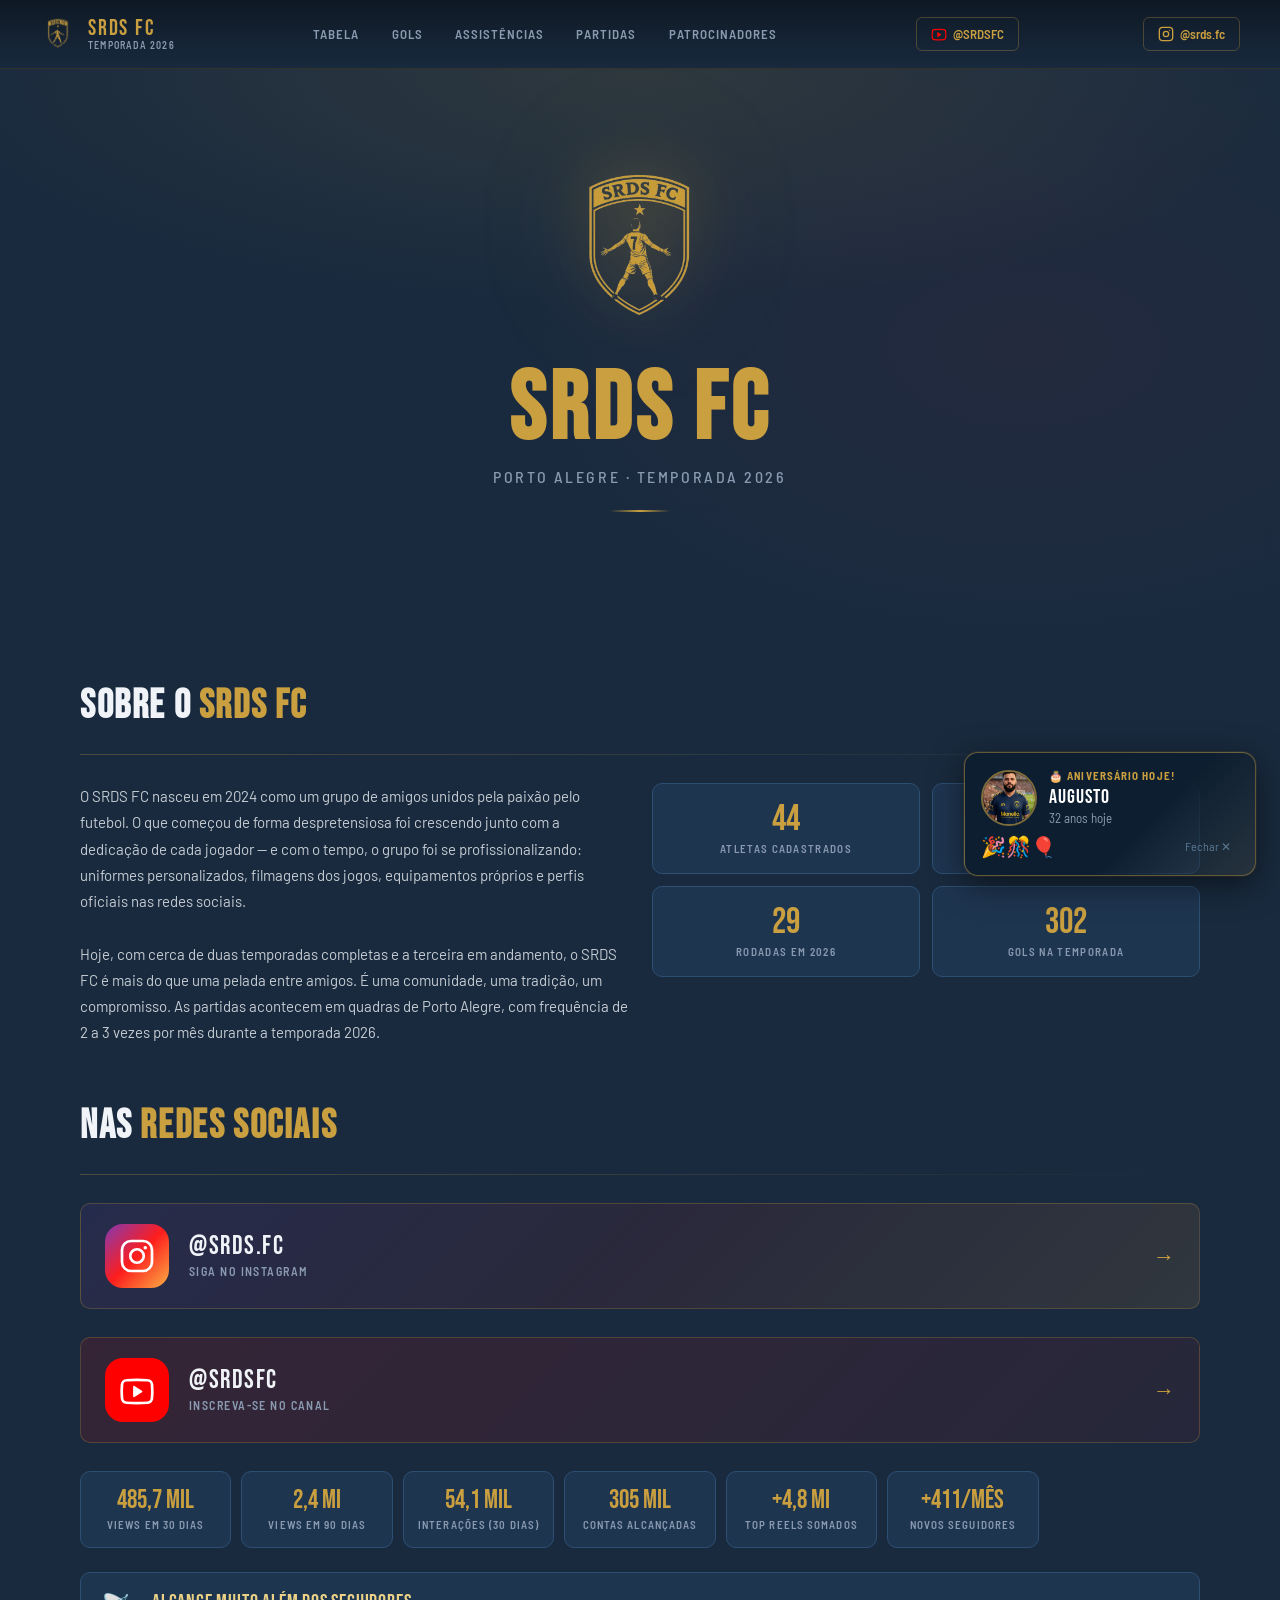
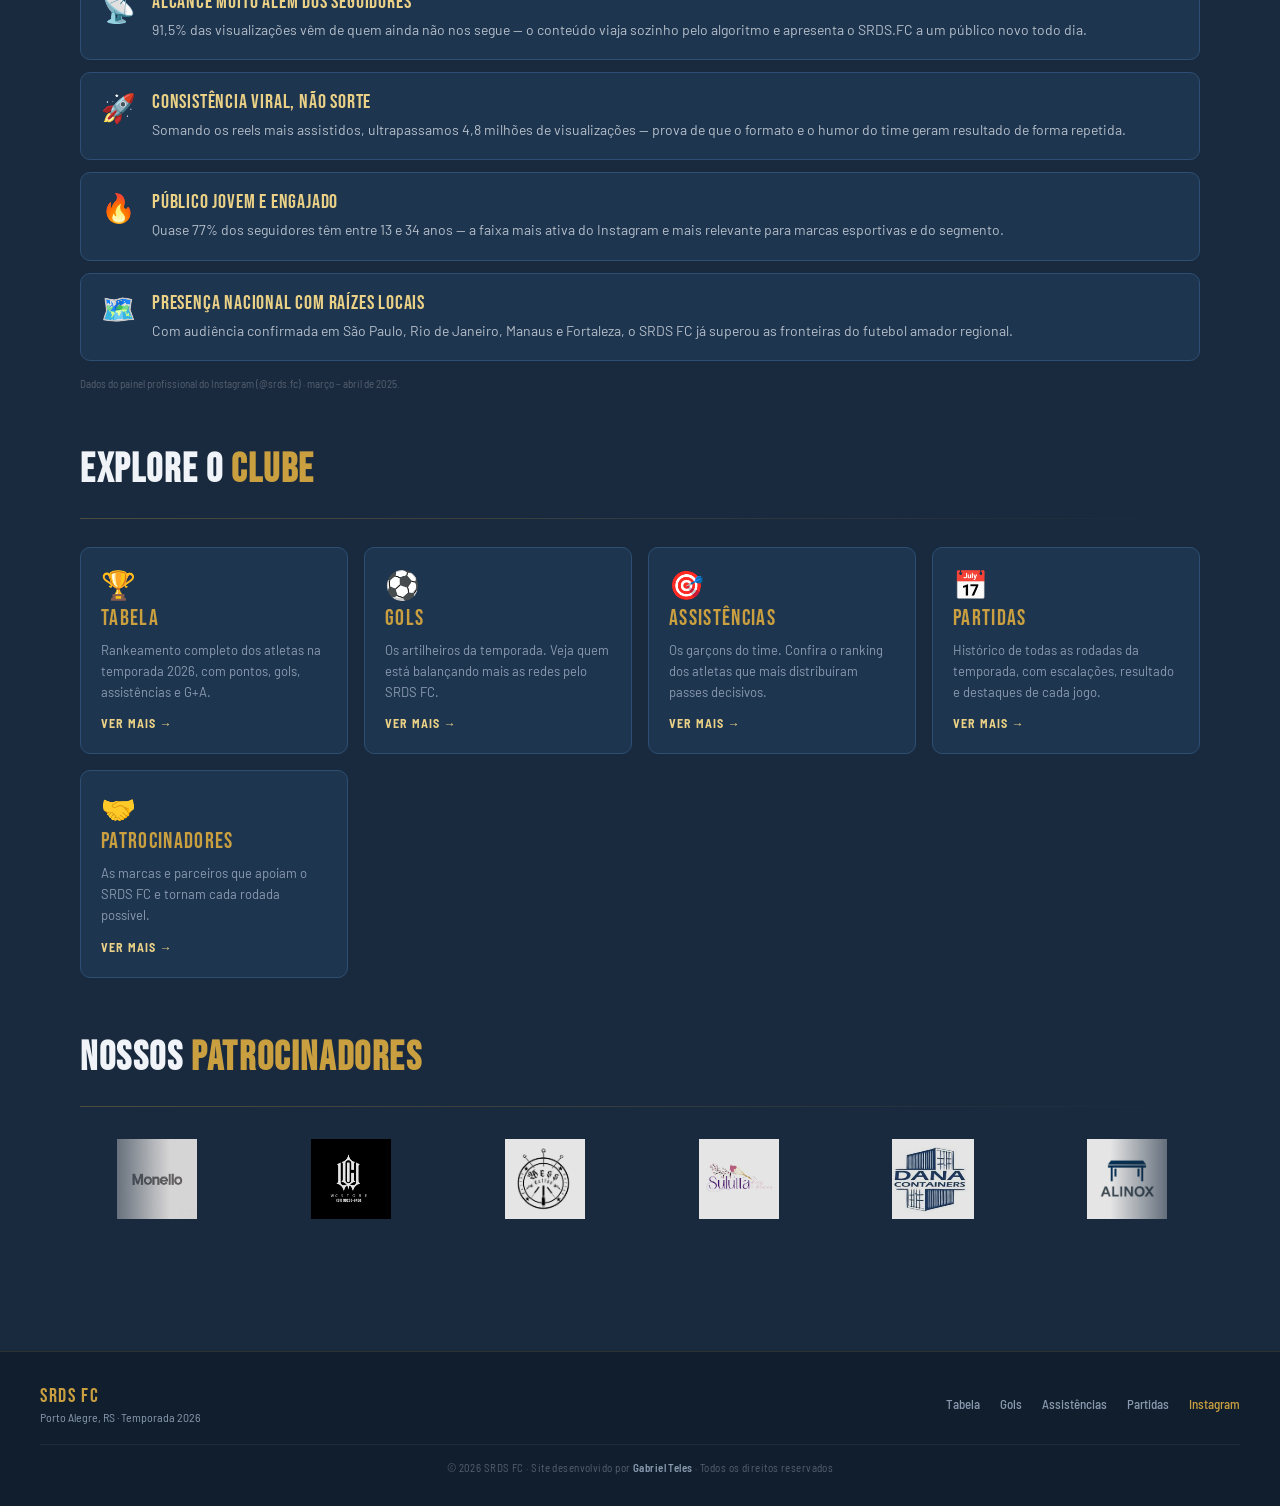
<file: index.html>
<!DOCTYPE html>
<html lang="pt-BR">

<head>
  <meta charset="UTF-8">
  <meta name="viewport" content="width=device-width, initial-scale=1.0">
  <title>SRDS FC — Porto Alegre</title>
  <link rel="icon" type="image/png" href="img/logo/logo-srds2.png">
  <meta name="description"
    content="Site oficial do SRDS FC, time de futebol 7 amador de Porto Alegre. Confira a tabela de pontuação, ranking de gols, assistências, partidas e perfis dos atletas da temporada 2026.">
  <meta name="keywords" content="SRDS FC, futebol amador, Porto Alegre, futebol 7, time amador, srdsfc, temporada 2026">
  <meta name="author" content="SRDS FC">
  <meta name="robots" content="index, follow">
  <link rel="canonical" href="https://www.srdsfc.com.br/">
  <meta property="og:type" content="website">
  <meta property="og:url" content="https://www.srdsfc.com.br/">
  <meta property="og:title" content="SRDS FC — Futebol Amador em Porto Alegre">
  <meta property="og:description"
    content="Time de futebol 7 amador de Porto Alegre. Tabela, rankings, partidas e perfis dos atletas da temporada 2026.">
  <meta property="og:image" content="https://www.srdsfc.com.br/img/logo/logo-srds2.png">
  <meta property="og:locale" content="pt_BR">
  <meta property="og:site_name" content="SRDS FC">
  <meta name="twitter:card" content="summary_large_image">
  <meta name="twitter:title" content="SRDS FC — Futebol Amador em Porto Alegre">
  <meta name="twitter:description" content="Tabela, rankings, partidas e perfis dos atletas da temporada 2026.">
  <meta name="twitter:image" content="https://www.srdsfc.com.br/img/logo/logo-srds2.png">
  <script type="application/ld+json">
  {
    "@context": "https://schema.org",
    "@type": "SportsOrganization",
    "name": "SRDS FC",
    "url": "https://www.srdsfc.com.br",
    "logo": "https://www.srdsfc.com.br/img/logo/logo-srds2.png",
    "description": "Time de futebol 7 amador de Porto Alegre, RS. Fundado em 2024.",
    "sport": "Futebol",
    "foundingDate": "2024",
    "location": {
      "@type": "Place",
      "name": "Porto Alegre",
      "address": { "@type": "PostalAddress", "addressLocality": "Porto Alegre", "addressRegion": "RS", "addressCountry": "BR" }
    },
    "sameAs": ["https://www.instagram.com/srds.fc/"]
  }
  </script>
  <!-- Google tag (gtag.js) -->
  <script async src="https://www.googletagmanager.com/gtag/js?id=G-PMS5H3L4YL"></script>
  <script>
    window.dataLayer = window.dataLayer || [];
    function gtag() { dataLayer.push(arguments); }
    gtag('js', new Date());

    gtag('config', 'G-PMS5H3L4YL');
  </script>
  <link rel="stylesheet" href="css/style.css">
  <link rel="preconnect" href="https://fonts.googleapis.com">
  <link rel="preconnect" href="https://fonts.gstatic.com" crossorigin>
</head>

<body>
  <header class="site-header"></header>
  <section class="hero">
    <div class="hero-crest" id="heroCrest"></div>
    <h1 class="hero-title font-display">SRDS FC</h1>
    <p class="hero-subtitle">Porto Alegre · Temporada 2026</p>
    <div class="hero-divider"></div>
  </section>
  <section class="section fade-in">
    <div class="section-header">
      <h2 class="section-title">Sobre o <span>SRDS FC</span></h2>
    </div>
    <div class="gold-line"></div>
    <div class="about-grid">
      <p class="about-text" id="aboutText"></p>
      <div class="about-stats-grid" id="aboutStats"></div>
    </div>
  </section>
  <section class="section fade-in-delay">
    <div class="section-header">
      <h2 class="section-title">Nas <span>Redes Sociais</span></h2>
    </div>
    <div class="gold-line"></div>
    <a href="https://instagram.com/srds.fc" target="_blank" rel="noopener" class="insta-cta">
      <div class="insta-cta-icon">
        <svg viewBox="0 0 24 24" fill="none" xmlns="http://www.w3.org/2000/svg">
          <rect x="2" y="2" width="20" height="20" rx="6" ry="6" stroke="currentColor" stroke-width="1.8" />
          <circle cx="12" cy="12" r="4.5" stroke="currentColor" stroke-width="1.8" />
          <circle cx="17.5" cy="6.5" r="1.2" fill="currentColor" />
        </svg>
      </div>
      <div class="insta-cta-text">
        <span class="insta-cta-handle">@srds.fc</span>
        <span class="insta-cta-label">Siga no Instagram</span>
      </div>
      <div class="insta-cta-arrow">→</div>
    </a>
    <a href="https://www.youtube.com/@SRDSFC" target="_blank" rel="noopener" class="youtube-cta">
      <div class="youtube-cta-icon">
        <svg viewBox="0 0 24 24" fill="none" xmlns="http://www.w3.org/2000/svg">
          <path d="M22 8.6c0-1.7-1.3-3-3-3.1C16.7 5.3 14.4 5.2 12 5.2s-4.7.1-7 .3c-1.7.1-3 1.4-3 3.1C1.9 10.1 1.8 11.6 1.8 13s.1 2.9.2 4.4c0 1.7 1.3 3 3 3.1 2.3.2 4.6.3 7 .3s4.7-.1 7-.3c1.7-.1 3-1.4 3-3.1.1-1.5.2-3 .2-4.4s-.1-2.9-.2-4.4z" stroke="currentColor" stroke-width="1.8" stroke-linejoin="round" />
          <path d="M10 9.8l5 3.2-5 3.2V9.8z" fill="currentColor" stroke="currentColor" stroke-width="1.2" stroke-linejoin="round" />
        </svg>
      </div>
      <div class="youtube-cta-text">
        <span class="youtube-cta-handle">@SRDSFC</span>
        <span class="youtube-cta-label">Inscreva-se no canal</span>
      </div>
      <div class="youtube-cta-arrow">→</div>
    </a>
    <div class="social-kpi-grid">
      <div class="social-kpi">
        <div class="social-kpi-value">485,7 mil</div>
        <div class="social-kpi-label">Views em 30 dias</div>
      </div>
      <div class="social-kpi">
        <div class="social-kpi-value">2,4 mi</div>
        <div class="social-kpi-label">Views em 90 dias</div>
      </div>
      <div class="social-kpi">
        <div class="social-kpi-value">54,1 mil</div>
        <div class="social-kpi-label">Interações (30 dias)</div>
      </div>
      <div class="social-kpi">
        <div class="social-kpi-value">305 mil</div>
        <div class="social-kpi-label">Contas alcançadas</div>
      </div>
      <div class="social-kpi">
        <div class="social-kpi-value">+4,8 mi</div>
        <div class="social-kpi-label">Top reels somados</div>
      </div>
      <div class="social-kpi">
        <div class="social-kpi-value">+411/mês</div>
        <div class="social-kpi-label">Novos seguidores</div>
      </div>
    </div>
    <div class="social-insights">
      <div class="social-insight">
        <div class="social-insight-emoji">📡</div>
        <div class="social-insight-body">
          <div class="social-insight-title">Alcance muito além dos seguidores</div>
          <p>91,5% das visualizações vêm de quem ainda não nos segue — o conteúdo viaja sozinho pelo algoritmo e
            apresenta o SRDS.FC a um público novo todo dia.</p>
        </div>
      </div>
      <div class="social-insight">
        <div class="social-insight-emoji">🚀</div>
        <div class="social-insight-body">
          <div class="social-insight-title">Consistência viral, não sorte</div>
          <p>Somando os reels mais assistidos, ultrapassamos 4,8 milhões de visualizações — prova de que o formato e o
            humor do time geram resultado de forma repetida.</p>
        </div>
      </div>
      <div class="social-insight">
        <div class="social-insight-emoji">🔥</div>
        <div class="social-insight-body">
          <div class="social-insight-title">Público jovem e engajado</div>
          <p>Quase 77% dos seguidores têm entre 13 e 34 anos — a faixa mais ativa do Instagram e mais relevante para
            marcas esportivas e do segmento.</p>
        </div>
      </div>
      <div class="social-insight">
        <div class="social-insight-emoji">🗺️</div>
        <div class="social-insight-body">
          <div class="social-insight-title">Presença nacional com raízes locais</div>
          <p>Com audiência confirmada em São Paulo, Rio de Janeiro, Manaus e Fortaleza, o SRDS FC já superou as
            fronteiras do futebol amador regional.</p>
        </div>
      </div>
    </div>
    <p class="social-footer-note">Dados do painel profissional do Instagram (@srds.fc) · março – abril de 2025.</p>
  </section>
  <section class="section fade-in-delay2">
    <div class="section-header">
      <h2 class="section-title">Explore o <span>Clube</span></h2>
    </div>
    <div class="gold-line"></div>
    <div class="nav-cards-grid" id="navCardsGrid"></div>
  </section>
  <!-- ── Seção: Carrossel de Patrocinadores ── -->
  <section class="section fade-in-delay2" style="overflow:hidden; padding-bottom:48px;">
    <div class="section-header">
      <h2 class="section-title">Nossos <span>Patrocinadores</span></h2>
    </div>
    <div class="gold-line"></div>
    <div class="sponsors-carousel-track-wrap">
      <div class="sponsors-carousel-track" id="sponsorsCarouselTrack"></div>
    </div>
  </section>

  <footer class="site-footer"></footer>
  <script src="js/data.js"></script>
  <script src="js/components.js"></script>
  <script>
    renderHeader('index.html');
    renderFooter();
    document.getElementById('heroCrest').innerHTML = getCrestSVGFull();
    document.getElementById('aboutText').textContent = SRDS.club.about;
    // Stats calculados automaticamente das partidas (sem depender do campo stats dos jogadores)
    const totalGoals = SRDS.matches.reduce((sum, m) => sum + (m.scorers || []).filter(s => s.playerId).length, 0);
    const activeCount = new Set(
      SRDS.matches.flatMap(m => [
        ...(m.teamAzul   || []).filter(e => typeof e === 'string'),
        ...(m.teamVermelho|| []).filter(e => typeof e === 'string')
      ])
    ).size;
    document.getElementById('aboutStats').innerHTML = [
      { value: SRDS.players.length, label: 'Atletas cadastrados' },
      { value: activeCount,          label: 'Jogaram em 2026' },
      { value: SRDS.matches.filter(m => m.result !== null).length, label: 'Rodadas em 2026' },
      { value: totalGoals,           label: 'Gols na temporada' },
    ].map(s => `<div class="stat-box"><div class="stat-box-value">${s.value}</div><div class="stat-box-label">${s.label}</div></div>`).join('');
    document.getElementById('navCardsGrid').innerHTML = [
      { href: 'tabela.html', icon: '🏆', title: 'Tabela', desc: 'Rankeamento completo dos atletas na temporada 2026, com pontos, gols, assistências e G+A.' },
      { href: 'gols.html', icon: '⚽', title: 'Gols', desc: 'Os artilheiros da temporada. Veja quem está balançando mais as redes pelo SRDS FC.' },
      { href: 'assistencias.html', icon: '🎯', title: 'Assistências', desc: 'Os garçons do time. Confira o ranking dos atletas que mais distribuíram passes decisivos.' },
      { href: 'partidas.html', icon: '📅', title: 'Partidas', desc: 'Histórico de todas as rodadas da temporada, com escalações, resultado e destaques de cada jogo.' },
      { href: 'patrocinadores.html', icon: '🤝', title: 'Patrocinadores', desc: 'As marcas e parceiros que apoiam o SRDS FC e tornam cada rodada possível.' },
    ].map(c => `<a href="${c.href}" class="nav-card"><div class="nav-card-icon">${c.icon}</div><div class="nav-card-title">${c.title}</div><div class="nav-card-desc">${c.desc}</div><div class="nav-card-btn">Ver mais →</div></a>`).join('');
    // ── Carrossel de patrocinadores ──
    (function() {
      var track = document.getElementById('sponsorsCarouselTrack');
      if (!track || !SRDS.sponsors || !SRDS.sponsors.length) return;
      // Duplica os itens para loop contínuo
      var logos = SRDS.sponsors.filter(function(s) { return s.logo; });
      var allLogos = logos.concat(logos).concat(logos); // triplicado para loop suave
      allLogos.forEach(function(s) {
        var div = document.createElement('div');
        div.className = 'carousel-item';
        var img = document.createElement('img');
        img.src = s.logo;
        img.alt = s.name;
        img.loading = 'lazy';
        div.appendChild(img);
        track.appendChild(div);
      });
    })();
  </script>  <!-- ── POPUP DE ANIVERSÁRIO ── -->
  <style>
    /* Popup canto inferior direito */
    #bdayPopup {
      position: fixed;
      bottom: 24px;
      right: 24px;
      z-index: 9000;
      width: 292px;
      background: linear-gradient(135deg, #0d1e30 60%, rgba(201,159,64,.08));
      border: 1px solid rgba(201,159,64,.45);
      border-radius: 14px;
      box-shadow: 0 8px 32px rgba(0,0,0,.55), 0 0 0 1px rgba(201,159,64,.12);
      padding: 16px;
      display: flex;
      flex-direction: column;
      gap: 12px;
      transform: translateY(120%);
      opacity: 0;
      transition: transform .45s cubic-bezier(.34,1.56,.64,1), opacity .35s ease;
      pointer-events: none;
    }
    #bdayPopup.visible {
      transform: translateY(0);
      opacity: 1;
      pointer-events: auto;
    }
    .bday-top {
      display: flex;
      align-items: center;
      gap: 12px;
    }
    .bday-photo {
      width: 56px;
      height: 56px;
      border-radius: 50%;
      object-fit: cover;
      border: 2px solid rgba(201,159,64,.6);
      flex-shrink: 0;
    }
    .bday-photo-ph {
      width: 56px;
      height: 56px;
      border-radius: 50%;
      background: rgba(255,255,255,.07);
      border: 2px solid rgba(201,159,64,.4);
      display: flex;
      align-items: center;
      justify-content: center;
      font-size: 24px;
      flex-shrink: 0;
    }
    .bday-info { flex: 1; min-width: 0; }
    .bday-label {
      font-family: 'Barlow Semi Condensed', sans-serif;
      font-size: 11px;
      font-weight: 700;
      letter-spacing: .1em;
      text-transform: uppercase;
      color: var(--ouro, #c99f40);
      margin-bottom: 3px;
    }
    .bday-name {
      font-family: 'Bebas Neue', sans-serif;
      font-size: 20px;
      letter-spacing: .05em;
      color: #fff;
      line-height: 1.1;
      white-space: nowrap;
      overflow: hidden;
      text-overflow: ellipsis;
    }
    .bday-age {
      font-family: 'Barlow Semi Condensed', sans-serif;
      font-size: 13px;
      color: #8a9ab0;
      margin-top: 2px;
    }
    .bday-extra {
      font-family: 'Barlow Semi Condensed', sans-serif;
      font-size: 12px;
      color: #8a9ab0;
      border-top: 1px solid rgba(255,255,255,.08);
      padding-top: 8px;
    }
    .bday-extra span { color: var(--ouro, #c99f40); font-weight: 700; }
    .bday-footer {
      display: flex;
      align-items: center;
      justify-content: space-between;
      margin-top: -4px;
    }
    .bday-emoji { font-size: 20px; }
    .bday-close {
      font-family: 'Barlow Semi Condensed', sans-serif;
      font-size: 12px;
      color: #5a7a94;
      cursor: pointer;
      border: none;
      background: transparent;
      padding: 4px 8px;
      border-radius: 5px;
      transition: color .2s, background .2s;
    }
    .bday-close:hover { color: #fff; background: rgba(255,255,255,.07); }
    @media (max-width: 480px) {
      #bdayPopup { width: calc(100vw - 32px); right: 16px; bottom: 16px; }
    }
  </style>

  <div id="bdayPopup" role="status" aria-live="polite"></div>

  <!-- ── CHEAT CODE OVERLAY (SRDS2026) — apenas desktop, apenas index ── -->
  <div id="cheatOverlay" style="
    display:none;
    position:fixed;
    inset:0;
    z-index:9999;
    background:rgba(8,18,32,0.97);
    align-items:center;
    justify-content:center;
    flex-direction:column;
    gap:28px;
    font-family:'Barlow Semi Condensed',sans-serif;
  ">
    <div id="cheatCrest" style="opacity:0;transform:scale(0.5);transition:opacity .6s ease,transform .6s cubic-bezier(.34,1.56,.64,1);">
      <img src="img/logo/logo-srds2.png" alt="SRDS FC" style="width:90px;height:90px;object-fit:contain;filter:drop-shadow(0 0 24px #c99f40);">
    </div>
    <div id="cheatTitle" style="
      opacity:0;transform:translateY(16px);
      transition:opacity .5s ease .3s,transform .5s ease .3s;
      font-family:'Bebas Neue',sans-serif;
      font-size:clamp(28px,5vw,48px);
      letter-spacing:.12em;color:#c99f40;text-align:center;
    ">ACESSO LIBERADO</div>
    <div id="cheatSub" style="
      opacity:0;transform:translateY(12px);
      transition:opacity .5s ease .55s,transform .5s ease .55s;
      font-size:15px;color:#8a9ab0;letter-spacing:.06em;text-align:center;
    ">Você encontrou a área restrita do SRDS FC.</div>
    <a id="cheatBtn" href="secreto.html" style="
      opacity:0;transform:translateY(10px);
      transition:opacity .5s ease .8s,transform .5s ease .8s;
      display:inline-block;margin-top:8px;padding:12px 36px;
      background:#c99f40;color:#0a1628;
      font-family:'Bebas Neue',sans-serif;font-size:20px;
      letter-spacing:.1em;border-radius:8px;text-decoration:none;cursor:pointer;
    ">ENTRAR →</a>
    <div style="position:absolute;bottom:28px;font-size:12px;color:#2d4f71;letter-spacing:.08em;">ESC para fechar</div>
  </div>

  <script>
    // ── POPUP DE ANIVERSÁRIO ─────────────────────────────────────────
    (function() {
      var hoje = SRDS.players.filter(function(p) {
        return isAniversarioHoje(p.birthDate);
      });
      if (!hoje.length) return;

      var popup  = document.getElementById('bdayPopup');
      var first  = hoje[0];
      var extras = hoje.slice(1);

      var src = first.photo ? (first.photo.uni1 || null) : null;
      var photoHtml = src
        ? '<img src="' + src + '" class="bday-photo" alt="' + first.name + '">'
        : '<div class="bday-photo-ph">👤</div>';

      var age = calcularIdade(first.birthDate);
      var ageText = age ? age + ' anos hoje' : 'Parabéns!';

      var extraHtml = '';
      if (extras.length === 1) {
        extraHtml = '<div class="bday-extra">+ <span>' + extras[0].name + '</span> também faz aniversário hoje 🎉</div>';
      } else if (extras.length > 1) {
        extraHtml = '<div class="bday-extra">+ <span>' + extras.length + '</span> outros: ' + extras.map(function(p){return p.name;}).join(', ') + '</div>';
      }

      popup.innerHTML =
        '<div class="bday-top">' + photoHtml +
          '<div class="bday-info">' +
            '<div class="bday-label">🎂 Aniversário hoje!</div>' +
            '<div class="bday-name">' + first.name + '</div>' +
            '<div class="bday-age">' + ageText + '</div>' +
          '</div>' +
        '</div>' +
        extraHtml +
        '<div class="bday-footer">' +
          '<span class="bday-emoji">🎉🎊🎈</span>' +
          '<button class="bday-close" onclick="document.getElementById(\'bdayPopup\').classList.remove(\'visible\')">Fechar ✕</button>' +
        '</div>';

      setTimeout(function() { popup.classList.add('visible'); }, 1200);
      setTimeout(function() { popup.classList.remove('visible'); }, 13200);
    })();

    // ── CHEAT CODE: SRDS2026 ─────────────────────────────────────────
    // Funciona APENAS em desktop (sem touch) e APENAS nesta página.
    (function() {
      var isMobile = ('ontouchstart' in window) || (navigator.maxTouchPoints > 0);
      if (isMobile) return;

      var CODE   = ['s','r','d','s','2','0','2','6'];
      var buffer = [];
      var overlay = document.getElementById('cheatOverlay');
      var active  = false;

      document.addEventListener('keydown', function(e) {
        if (e.key === 'Escape' && overlay.style.display === 'flex') {
          closeOverlay(); return;
        }
        if (active) return;
        if (e.ctrlKey || e.altKey || e.metaKey) return;

        buffer.push(e.key.toLowerCase());
        if (buffer.length > CODE.length) buffer.shift();

        if (buffer.join('') === CODE.join('')) {
          buffer = [];
          openOverlay();
        }
      });

      function openOverlay() {
        active = true;
        overlay.style.display = 'flex';
        requestAnimationFrame(function() {
          requestAnimationFrame(function() {
            document.getElementById('cheatCrest').style.opacity   = '1';
            document.getElementById('cheatCrest').style.transform = 'scale(1)';
            document.getElementById('cheatTitle').style.opacity   = '1';
            document.getElementById('cheatTitle').style.transform = 'translateY(0)';
            document.getElementById('cheatSub').style.opacity     = '1';
            document.getElementById('cheatSub').style.transform   = 'translateY(0)';
            document.getElementById('cheatBtn').style.opacity     = '1';
            document.getElementById('cheatBtn').style.transform   = 'translateY(0)';
          });
        });
      }

      function closeOverlay() {
        overlay.style.display = 'none';
        document.getElementById('cheatCrest').style.opacity   = '0';
        document.getElementById('cheatCrest').style.transform = 'scale(0.5)';
        document.getElementById('cheatTitle').style.opacity   = '0';
        document.getElementById('cheatTitle').style.transform = 'translateY(16px)';
        document.getElementById('cheatSub').style.opacity     = '0';
        document.getElementById('cheatSub').style.transform   = 'translateY(12px)';
        document.getElementById('cheatBtn').style.opacity     = '0';
        document.getElementById('cheatBtn').style.transform   = 'translateY(10px)';
        active = false;
      }

      overlay.addEventListener('click', function(e) {
        if (e.target === overlay) closeOverlay();
      });
    })();
    // ────────────────────────────────────────────────────────────────
  </script>
</body>

</html>
</file>
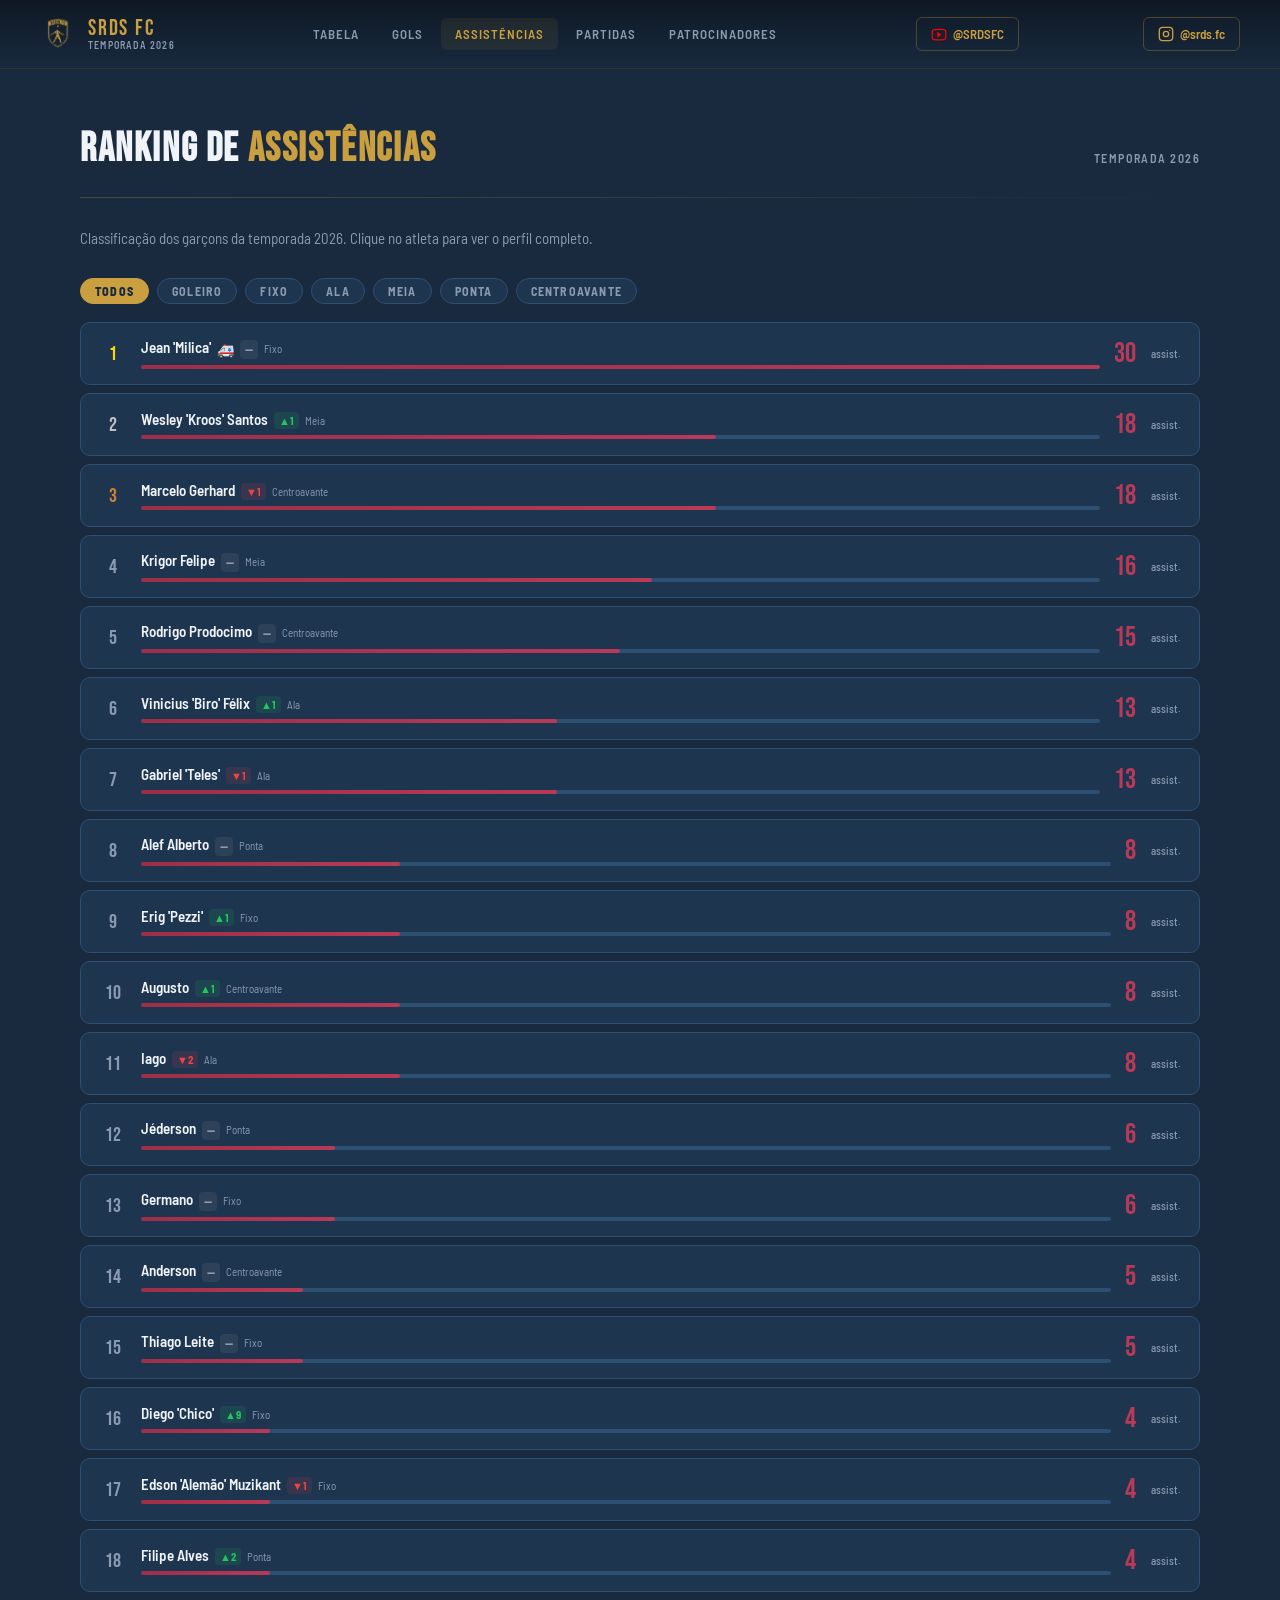
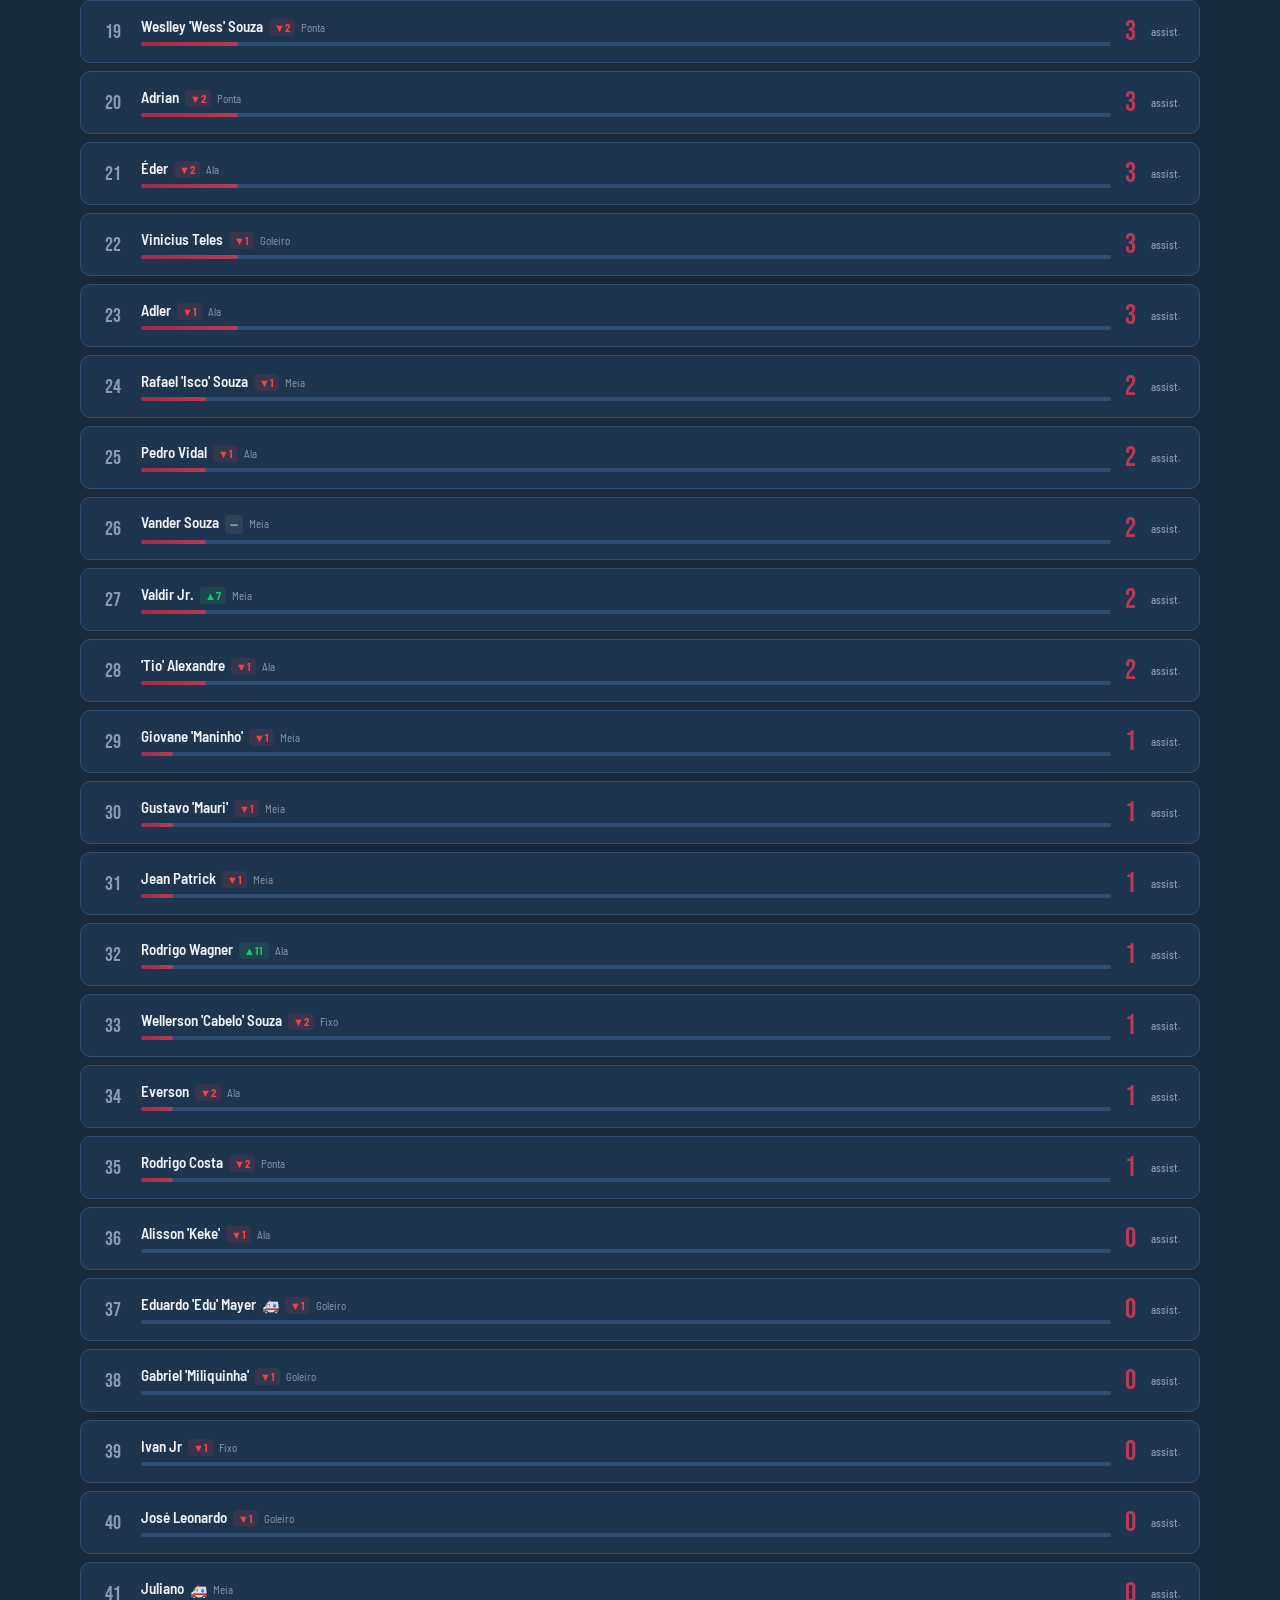
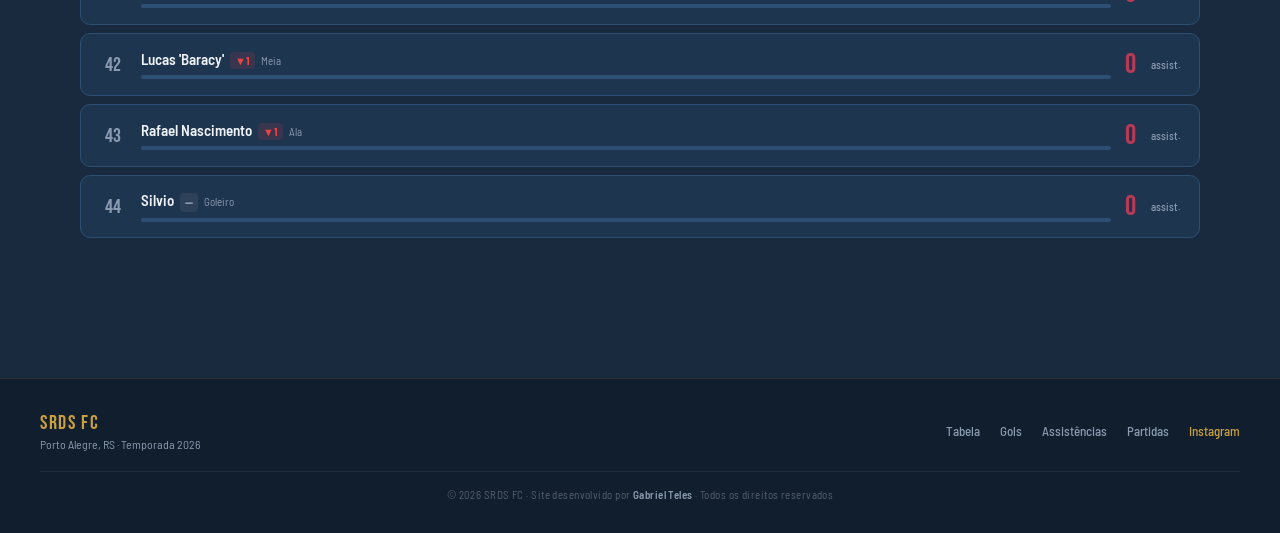
<file: assistencias.html>
<!DOCTYPE html>
<html lang="pt-BR">

<head>
  <meta charset="UTF-8">
  <meta name="viewport" content="width=device-width, initial-scale=1.0">
  <title>SRDS FC — Ranking de Assistências 2026</title>
  <link rel="icon" type="image/png" href="img/logo/logo-srds2.png">
  <meta name="description"
    content="Ranking de assistências do SRDS FC na temporada 2026. Os garçons do futebol amador de Porto Alegre em destaque.">
  <meta name="author" content="SRDS FC">
  <meta name="robots" content="index, follow">
  <link rel="canonical" href="https://www.srdsfc.com.br/assistencias.html">
  <meta property="og:type" content="website">
  <meta property="og:url" content="https://www.srdsfc.com.br/assistencias.html">
  <meta property="og:title" content="SRDS FC — Ranking de Assistências 2026">
  <meta property="og:description"
    content="Os garçons do SRDS FC: ranking de assistências no futebol amador de Porto Alegre, temporada 2026.">
  <meta property="og:image" content="https://www.srdsfc.com.br/img/logo/logo-srds2.png">
  <meta property="og:locale" content="pt_BR">
  <meta property="og:site_name" content="SRDS FC">
  <meta name="twitter:card" content="summary_large_image">
  <meta name="twitter:title" content="SRDS FC — Ranking de Assistências 2026">
  <meta name="twitter:description"
    content="Os garçons do SRDS FC: ranking de assistências no futebol amador de Porto Alegre, temporada 2026.">
  <meta name="twitter:image" content="https://www.srdsfc.com.br/img/logo/logo-srds2.png">
  <script type="application/ld+json">
  {
    "@context": "https://schema.org",
    "@type": "WebPage", "name": "Assistências SRDS FC 2026", "description": "Ranking de assistências da temporada 2026 do SRDS FC.",
    "url": "https://www.srdsfc.com.br/assistencias.html",
    "isPartOf": {
      "@type": "WebSite",
      "name": "SRDS FC",
      "url": "https://www.srdsfc.com.br"
    }
  }
  </script>
  <!-- Google tag (gtag.js) -->
  <script async src="https://www.googletagmanager.com/gtag/js?id=G-PMS5H3L4YL"></script>
  <script>
    window.dataLayer = window.dataLayer || [];
    function gtag() { dataLayer.push(arguments); }
    gtag('js', new Date());

    gtag('config', 'G-PMS5H3L4YL');
  </script>

  <link rel="stylesheet" href="css/style.css">
  <link rel="preconnect" href="https://fonts.googleapis.com">
  <link rel="preconnect" href="https://fonts.gstatic.com" crossorigin>
</head>

<body>

  <header class="site-header"></header>

  <main class="section fade-in">

    <div class="section-header">
      <h2 class="section-title">Ranking de <span>Assistências</span></h2>
      <span class="section-meta">Temporada 2026</span>
    </div>
    <div class="gold-line"></div>

    <p class="page-intro">
      Classificação dos garçons da temporada 2026. Clique no atleta para ver o perfil completo.
    </p>

    <div class="ranking-filter-bar" id="filterBar"></div>
    <div class="ranking-list" id="rankingList"></div>

  </main>

  <footer class="site-footer"></footer>

  <script src="js/data.js"></script>
  <script src="js/components.js"></script>
  <script>
    renderHeader('assistencias.html');
    renderFooter();

    var allPlayers  = getAssistsRanking();
    var movement    = getRankingMovement('assists');
    var list        = document.getElementById('rankingList');
    var filterBar  = document.getElementById('filterBar');
    var POSICOES   = ['Goleiro','Fixo','Ala','Meia','Ponta','Centroavante'];
    var filtroAtivo = null;

    var btnTodos = document.createElement('button');
    btnTodos.className = 'filter-btn active';
    btnTodos.textContent = 'Todos';
    btnTodos.addEventListener('click', function() { aplicarFiltro(null); });
    filterBar.appendChild(btnTodos);

    POSICOES.forEach(function(pos) {
      if (!allPlayers.some(function(p) { return p.position === pos; })) return;
      var btn = document.createElement('button');
      btn.className = 'filter-btn';
      btn.textContent = pos;
      btn.addEventListener('click', function() { aplicarFiltro(pos); });
      filterBar.appendChild(btn);
    });

    function aplicarFiltro(pos) {
      filtroAtivo = pos;
      filterBar.querySelectorAll('.filter-btn').forEach(function(b) {
        b.classList.toggle('active', b.textContent === (pos || 'Todos'));
      });
      renderLista();
    }

    function renderLista() {
      list.innerHTML = '';
      var filtrados = allPlayers.map(function(p, i) {
        return Object.assign({}, p, { globalRank: i + 1 });
      }).filter(function(p) {
        return !filtroAtivo || p.position === filtroAtivo;
      });

      var maxAssists = filtrados.length > 0 ? filtrados[0].stats.assists : 1;
      if (maxAssists === 0) maxAssists = 1;

      filtrados.forEach(function(p) {
        var rank   = p.globalRank;
        var pct    = (p.stats.assists / maxAssists) * 100;
        var posCls = rank <= 3 ? ' top' + rank : '';
        var injTag = p.injury ? '<span class="ranking-injury-tag">🚑</span>' : '';
        var movBadge = renderMovementBadge(movement[p.id]);

        var item = document.createElement('div');
        item.className = 'ranking-item';
        item.innerHTML =
          '<div class="ranking-pos' + posCls + '">' + rank + '</div>' +
          '<div class="ranking-bar-wrap">' +
            '<div class="ranking-name">' + p.name + injTag + movBadge +
              '<span style="font-size:11px;color:var(--cinza);font-weight:400;margin-left:6px;">' + p.position + '</span>' +
            '</div>' +
            '<div class="ranking-bar-bg">' +
              '<div class="ranking-bar-fill red" style="width:' + pct + '%"></div>' +
            '</div>' +
          '</div>' +
          '<div class="ranking-value red">' + p.stats.assists + '</div>' +
          '<div class="ranking-position">assist.</div>';

        item.addEventListener('click', function() {
          window.location.href = 'jogador.html?id=' + p.id;
        });
        list.appendChild(item);
      });

      if (filtrados.length === 0) {
        var msg = document.createElement('p');
        msg.style.cssText = 'color:var(--cinza);font-family:Barlow Semi Condensed,sans-serif;padding:20px 0;';
        msg.textContent = 'Nenhum atleta nessa posição.';
        list.appendChild(msg);
      }
    }

    renderLista();
  </script>
</body>

</html>
</file>
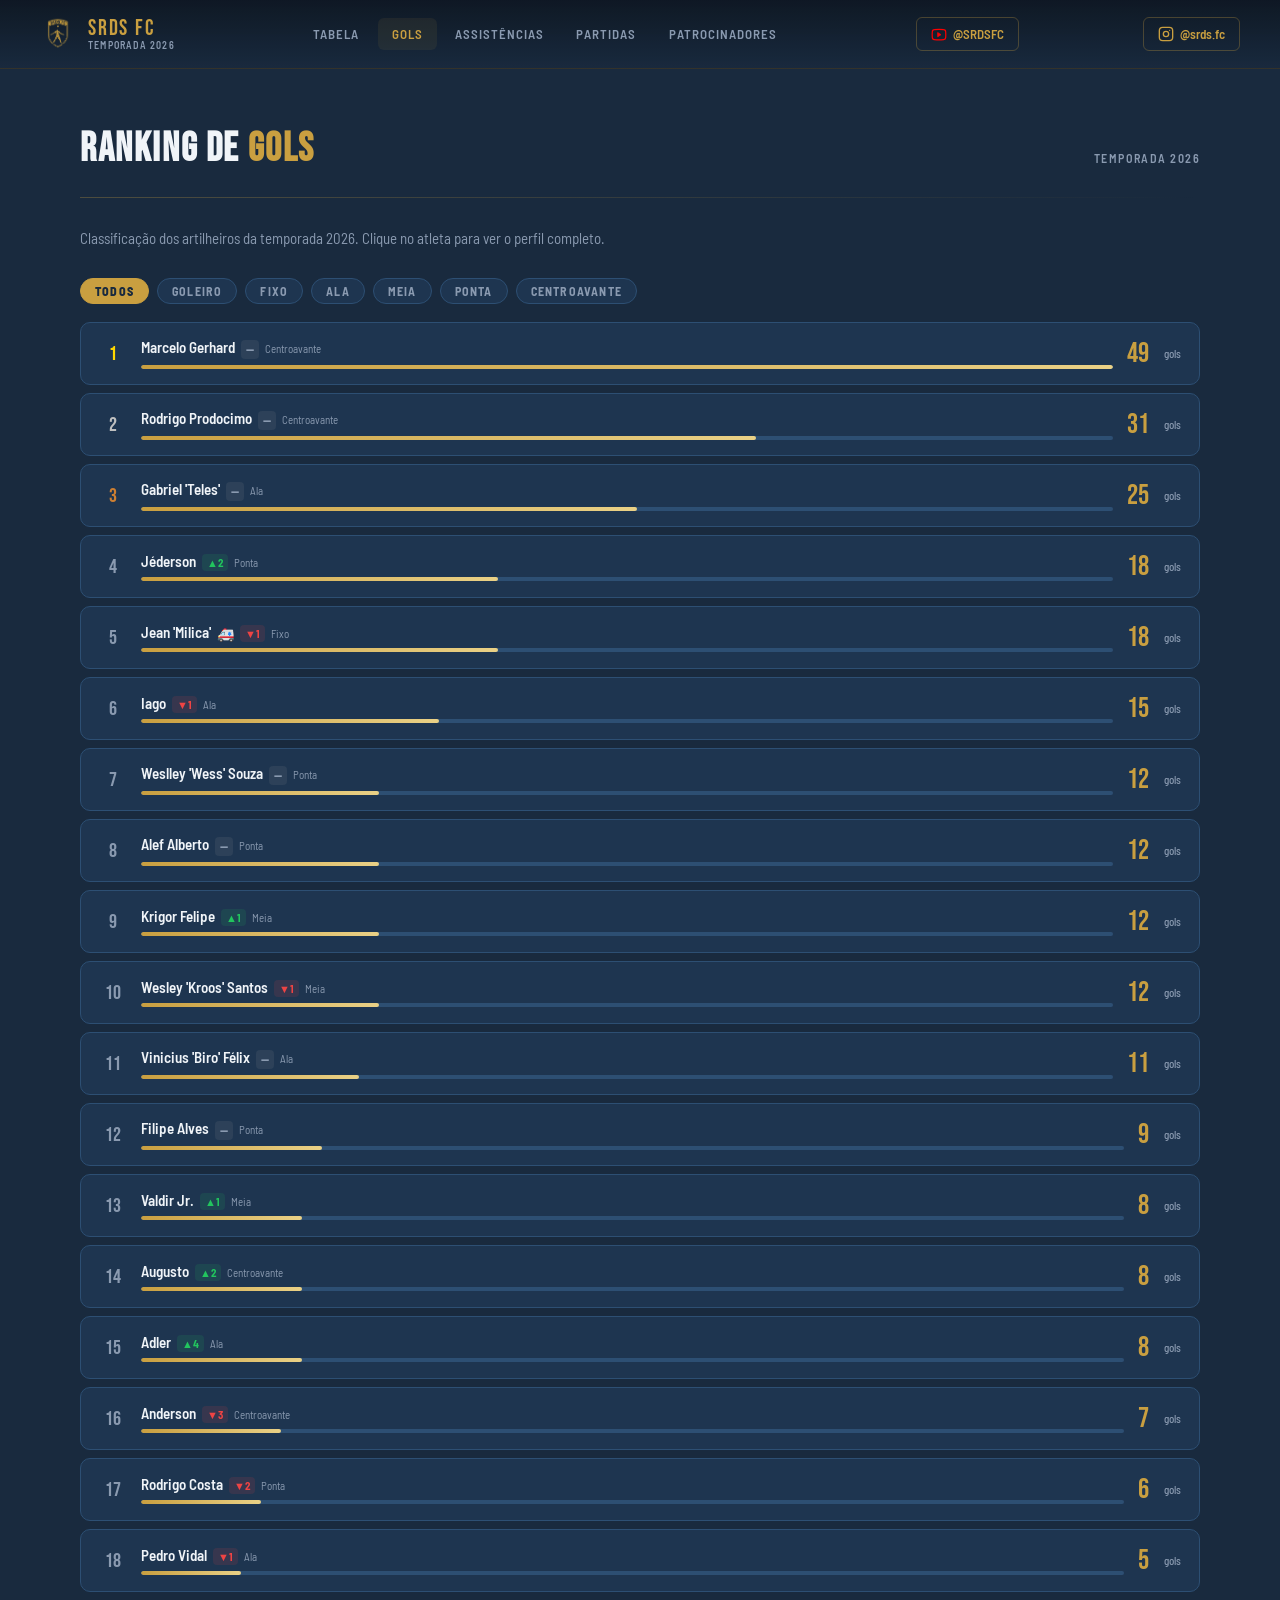
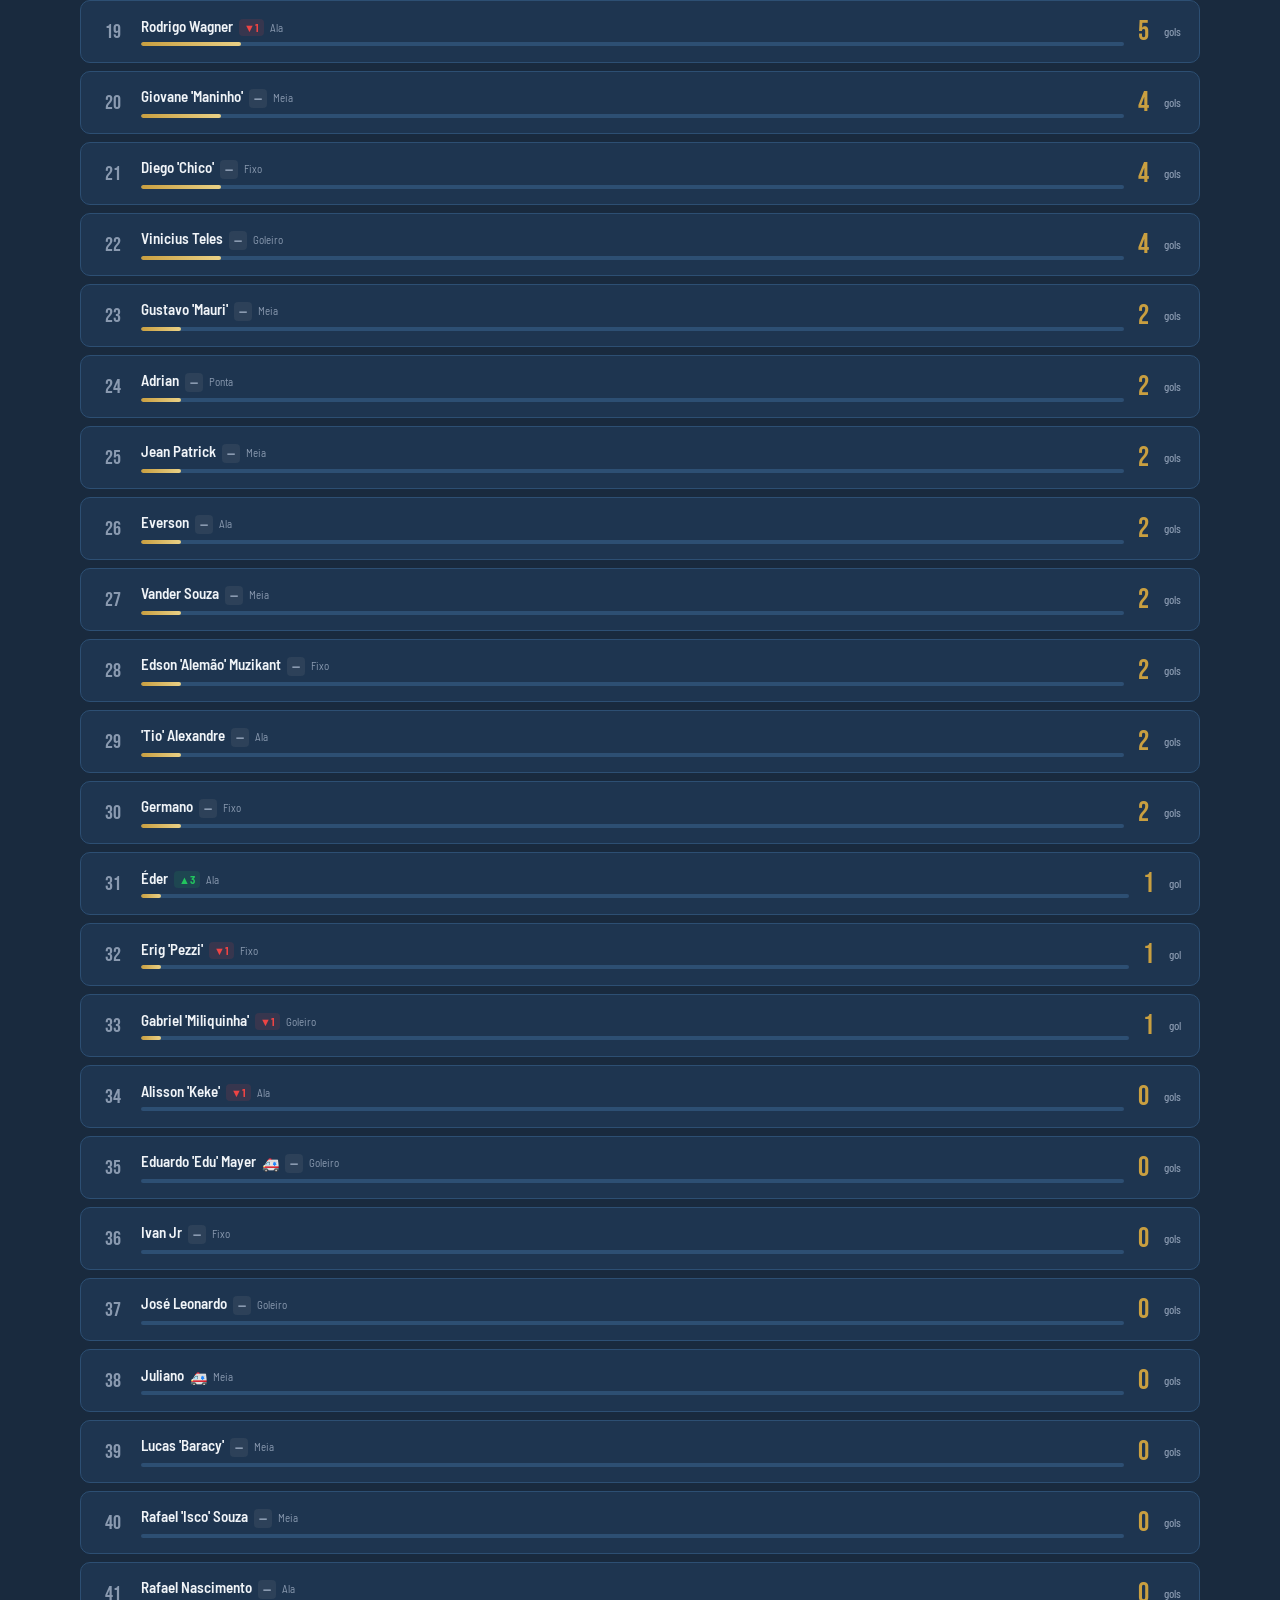
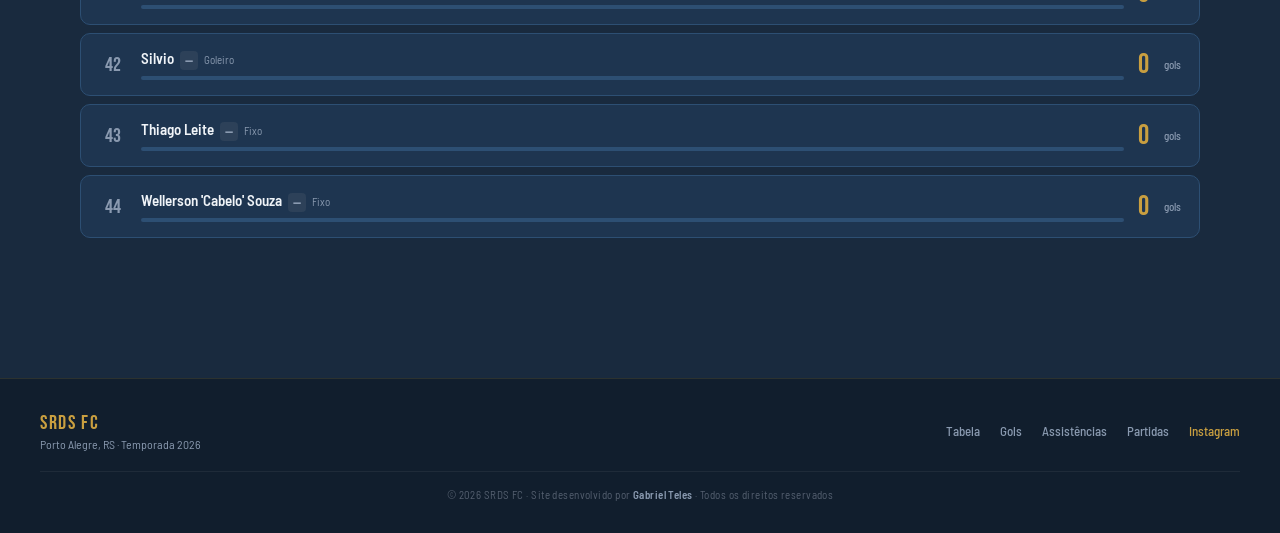
<file: gols.html>
<!DOCTYPE html>
<html lang="pt-BR">

<head>
  <meta charset="UTF-8">
  <meta name="viewport" content="width=device-width, initial-scale=1.0">
  <title>SRDS FC — Artilheiros 2026 | Ranking de Gols</title>
  <link rel="icon" type="image/png" href="img/logo/logo-srds2.png">
  <meta name="description"
    content="Ranking de artilheiros do SRDS FC na temporada 2026. Veja quem está balançando mais as redes no futebol amador de Porto Alegre.">
  <meta name="author" content="SRDS FC">
  <meta name="robots" content="index, follow">
  <link rel="canonical" href="https://www.srdsfc.com.br/gols.html">
  <meta property="og:type" content="website">
  <meta property="og:url" content="https://www.srdsfc.com.br/gols.html">
  <meta property="og:title" content="SRDS FC — Artilheiros da Temporada 2026">
  <meta property="og:description"
    content="Ranking de gols dos atletas do SRDS FC no futebol amador de Porto Alegre, temporada 2026.">
  <meta property="og:image" content="https://www.srdsfc.com.br/img/logo/logo-srds2.png">
  <meta property="og:locale" content="pt_BR">
  <meta property="og:site_name" content="SRDS FC">
  <meta name="twitter:card" content="summary_large_image">
  <meta name="twitter:title" content="SRDS FC — Artilheiros da Temporada 2026">
  <meta name="twitter:description"
    content="Ranking de gols dos atletas do SRDS FC no futebol amador de Porto Alegre, temporada 2026.">
  <meta name="twitter:image" content="https://www.srdsfc.com.br/img/logo/logo-srds2.png">
  <script type="application/ld+json">
  {
    "@context": "https://schema.org",
    "@type": "WebPage", "name": "Artilheiros SRDS FC 2026", "description": "Ranking de gols da temporada 2026 do SRDS FC.",
    "url": "https://www.srdsfc.com.br/gols.html",
    "isPartOf": {
      "@type": "WebSite",
      "name": "SRDS FC",
      "url": "https://www.srdsfc.com.br"
    }
  }
  </script>
  <!-- Google tag (gtag.js) -->
  <script async src="https://www.googletagmanager.com/gtag/js?id=G-PMS5H3L4YL"></script>
  <script>
    window.dataLayer = window.dataLayer || [];
    function gtag() { dataLayer.push(arguments); }
    gtag('js', new Date());

    gtag('config', 'G-PMS5H3L4YL');
  </script>
  <link rel="stylesheet" href="css/style.css">
  <link rel="preconnect" href="https://fonts.googleapis.com">
  <link rel="preconnect" href="https://fonts.gstatic.com" crossorigin>
</head>

<body>

  <header class="site-header"></header>

  <main class="section fade-in">

    <div class="section-header">
      <h2 class="section-title">Ranking de <span>Gols</span></h2>
      <span class="section-meta">Temporada 2026</span>
    </div>
    <div class="gold-line"></div>

    <p class="page-intro">
      Classificação dos artilheiros da temporada 2026. Clique no atleta para ver o perfil completo.
    </p>

    <div class="ranking-filter-bar" id="filterBar"></div>
    <div class="ranking-list" id="rankingList"></div>

  </main>

  <footer class="site-footer"></footer>

  <script src="js/data.js"></script>
  <script src="js/components.js"></script>
  <script>
    renderHeader('gols.html');
    renderFooter();

    var allPlayers  = getGoalsRanking();
    var movement    = getRankingMovement('goals');
    var list        = document.getElementById('rankingList');
    var filterBar  = document.getElementById('filterBar');
    var POSICOES   = ['Goleiro','Fixo','Ala','Meia','Ponta','Centroavante'];
    var filtroAtivo = null;

    var btnTodos = document.createElement('button');
    btnTodos.className = 'filter-btn active';
    btnTodos.textContent = 'Todos';
    btnTodos.addEventListener('click', function() { aplicarFiltro(null); });
    filterBar.appendChild(btnTodos);

    POSICOES.forEach(function(pos) {
      if (!allPlayers.some(function(p) { return p.position === pos; })) return;
      var btn = document.createElement('button');
      btn.className = 'filter-btn';
      btn.textContent = pos;
      btn.addEventListener('click', function() { aplicarFiltro(pos); });
      filterBar.appendChild(btn);
    });

    function aplicarFiltro(pos) {
      filtroAtivo = pos;
      filterBar.querySelectorAll('.filter-btn').forEach(function(b) {
        b.classList.toggle('active', b.textContent === (pos || 'Todos'));
      });
      renderLista();
    }

    function renderLista() {
      list.innerHTML = '';
      var filtrados = allPlayers.map(function(p, i) {
        return Object.assign({}, p, { globalRank: i + 1 });
      }).filter(function(p) {
        return !filtroAtivo || p.position === filtroAtivo;
      });

      var maxGols = filtrados.length > 0 ? filtrados[0].stats.goals : 1;
      if (maxGols === 0) maxGols = 1;

      filtrados.forEach(function(p) {
        var rank   = p.globalRank;
        var pct    = (p.stats.goals / maxGols) * 100;
        var posCls = rank <= 3 ? ' top' + rank : '';
        var injTag = p.injury ? '<span class="ranking-injury-tag">🚑</span>' : '';
        var movBadge = renderMovementBadge(movement[p.id]);

        var item = document.createElement('div');
        item.className = 'ranking-item';
        item.innerHTML =
          '<div class="ranking-pos' + posCls + '">' + rank + '</div>' +
          '<div class="ranking-bar-wrap">' +
            '<div class="ranking-name">' + p.name + injTag + movBadge +
              '<span style="font-size:11px;color:var(--cinza);font-weight:400;margin-left:6px;">' + p.position + '</span>' +
            '</div>' +
            '<div class="ranking-bar-bg">' +
              '<div class="ranking-bar-fill" style="width:' + pct + '%"></div>' +
            '</div>' +
          '</div>' +
          '<div class="ranking-value">' + p.stats.goals + '</div>' +
          '<div class="ranking-position">' + (p.stats.goals === 1 ? 'gol' : 'gols') + '</div>';

        item.addEventListener('click', function() {
          window.location.href = 'jogador.html?id=' + p.id;
        });
        list.appendChild(item);
      });

      if (filtrados.length === 0) {
        var msg = document.createElement('p');
        msg.style.cssText = 'color:var(--cinza);font-family:Barlow Semi Condensed,sans-serif;padding:20px 0;';
        msg.textContent = 'Nenhum atleta nessa posição.';
        list.appendChild(msg);
      }
    }

    renderLista();
  </script>
</body>

</html>
</file>
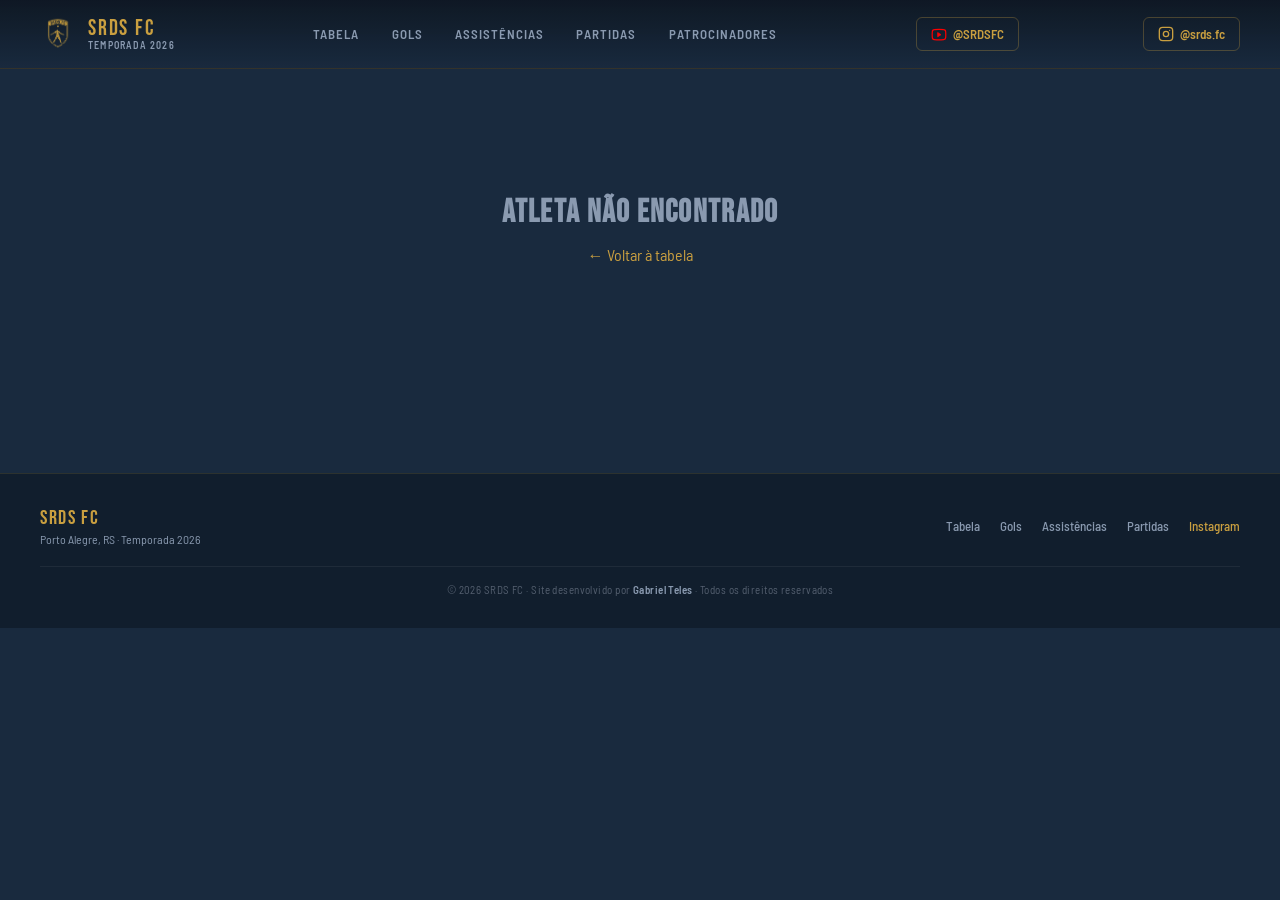
<file: jogador.html>
<!DOCTYPE html>
<html lang="pt-BR">

<head>
  <meta charset="UTF-8">
  <meta name="viewport" content="width=device-width, initial-scale=1.0">
  <title>SRDS FC — Perfil do Atleta</title>
  <link rel="icon" type="image/png" href="img/logo/logo-srds2.png">
  <meta name="description"
    content="Perfil completo do atleta do SRDS FC: estatísticas, médias, aproveitamento, frequência e prêmios conquistados na temporada 2026.">
  <meta name="author" content="SRDS FC">
  <meta name="robots" content="index, follow">
  <link rel="canonical" href="https://www.srdsfc.com.br/tabela.html">
  <meta property="og:type" content="website">
  <meta property="og:url" content="https://www.srdsfc.com.br/tabela.html">
  <meta property="og:title" content="SRDS FC — Perfil do Atleta">
  <meta property="og:description" content="Estatísticas, médias e prêmios do atleta do SRDS FC na temporada 2026.">
  <meta property="og:image" content="https://www.srdsfc.com.br/img/logo/logo-srds2.png">
  <meta property="og:locale" content="pt_BR">
  <meta property="og:site_name" content="SRDS FC">
  <meta name="twitter:card" content="summary_large_image">
  <meta name="twitter:title" content="SRDS FC — Perfil do Atleta">
  <meta name="twitter:description" content="Estatísticas, médias e prêmios do atleta do SRDS FC na temporada 2026.">
  <meta name="twitter:image" content="https://www.srdsfc.com.br/img/logo/logo-srds2.png">
  <script type="application/ld+json">
  {
    "@context": "https://schema.org",
    "@type": "WebPage", "name": "Perfil do Atleta SRDS FC", "description": "Estatísticas e perfil do atleta na temporada 2026.",
    "url": "https://www.srdsfc.com.br/tabela.html",
    "isPartOf": {
      "@type": "WebSite",
      "name": "SRDS FC",
      "url": "https://www.srdsfc.com.br"
    }
  }
  </script>
  <!-- Google tag (gtag.js) -->
  <script async src="https://www.googletagmanager.com/gtag/js?id=G-PMS5H3L4YL"></script>
  <script>
    window.dataLayer = window.dataLayer || [];
    function gtag() { dataLayer.push(arguments); }
    gtag('js', new Date());

    gtag('config', 'G-PMS5H3L4YL');
  </script>
  <link rel="stylesheet" href="css/style.css">
  <link rel="preconnect" href="https://fonts.googleapis.com">
  <link rel="preconnect" href="https://fonts.gstatic.com" crossorigin>
</head>

<body>

  <header class="site-header"></header>

  <main class="player-profile-page">

    <!-- ── Navigation arrows ── -->
    <nav class="player-nav" id="playerNav"></nav>

    <!-- ── Profile hero ── -->
    <div class="profile-hero" id="profileHero"></div>

    <!-- ── Stats grid ── -->
    <div class="profile-stats-grid" id="statsGrid"></div>

    <!-- ── Averages ── -->
    <section>
      <h3 style="font-size:20px; color:var(--branco); margin-bottom:14px;">
        Médias por <span style="color:var(--ouro)">Partida</span>
      </h3>
      <div class="averages-grid" id="averagesGrid"></div>
    </section>

    <!-- ── Performance ── -->
    <section style="margin-top:28px;">
      <h3 style="font-size:20px; color:var(--branco); margin-bottom:14px;">
        Aproveitamento & <span style="color:var(--ouro)">Frequência</span>
      </h3>
      <div class="performance-grid" id="performanceGrid"></div>
    </section>

    <!-- ── Awards ── -->
    <section class="awards-section">
      <h3 class="awards-title">Prêmios <span>Individuais</span></h3>
      <div class="awards-grid" id="awardsGrid"></div>
    </section>

    <!-- ── Maiores Parceiros de Elenco ── -->
    <section class="partners-section">
      <h3 class="awards-title">Maiores Parceiros de <span>Elenco</span></h3>
      <p class="partners-subtitle">Com quem este atleta mais dividiu o mesmo time na temporada.</p>
      <div class="partners-grid" id="partnersGrid"></div>
    </section>

    <!-- ── Adversários Mais Frequentes ── -->
    <section class="partners-section">
      <h3 class="awards-title">Adversários Mais <span>Frequentes</span></h3>
      <p class="partners-subtitle">Contra quem este atleta mais jogou, venceu e perdeu na temporada.</p>
      <div class="partners-grid" id="opponentsGrid"></div>
    </section>

    <!-- ── Gráficos de Evolução ── -->
    <section class="charts-section">
      <h3 class="awards-title">Evolução na <span>Temporada</span></h3>

      <div class="charts-grid">

        <!-- Gráfico A: Por Rodada -->
        <div class="chart-card">
          <div class="chart-card-header">
            <div class="chart-card-header-left">
              <div class="chart-card-title">Por Rodada</div>
              <div class="chart-card-desc">Desempenho em cada partida individualmente</div>
            </div>
            <div class="chart-toggles" id="togglesPorRodada"></div>
          </div>
          <div class="chart-wrap">
            <canvas id="chartPorRodada"></canvas>
          </div>
          <div class="chart-legend-full" id="legendPorRodada"></div>
          <p class="chart-note">Quando o atleta não comparece à rodada, os indicadores (pontos, gols e assistências) serão exibidos como zero.</p>
        </div>

        <!-- Gráfico B: Acumulado -->
        <div class="chart-card">
          <div class="chart-card-header">
            <div class="chart-card-header-left">
              <div class="chart-card-title">Acumulado</div>
              <div class="chart-card-desc">Crescimento total ao longo da temporada</div>
            </div>
            <div class="chart-toggles" id="togglesAcumulado"></div>
          </div>
          <div class="chart-wrap">
            <canvas id="chartAcumulado"></canvas>
          </div>
          <div class="chart-legend-full" id="legendAcumulado"></div>
          <p class="chart-note">Valores somados até cada rodada, independente de participação.</p>
        </div>

      </div>
    </section>

    <!-- ── Gráfico Radar de Atributos ── -->
    <!-- O canvas #radarCanvas é injetado dentro do profile-hero como 3ª coluna via JS -->

  </main>

  <footer class="site-footer"></footer>

  <script src="js/data.js"></script>
  <script src="js/components.js"></script>
  <script>
    renderHeader('jogador.html');
    renderFooter();

    // ── Get player from URL ──
    const params   = new URLSearchParams(window.location.search);
    const rawId    = params.get('id') || '';
    const playerId = /^[a-z0-9\-]{1,60}$/.test(rawId) ? rawId : '';
    const player   = getPlayerById(playerId);

    if (!player) {
      document.querySelector('.player-profile-page').innerHTML = `
      <div style="text-align:center; padding:80px 20px;">
        <h2 style="font-size:32px; color:var(--cinza); margin-bottom:16px;">Atleta não encontrado</h2>
        <a href="index.html" style="color:var(--ouro); font-family:'Barlow Semi Condensed',sans-serif;">← Voltar à tabela</a>
      </div>`;
    } else {
      renderPlayerProfile(player);
    }

    function renderPlayerProfile(p) {
      document.title = `SRDS FC — ${p.name}`;

      // ── Alphabetical navigation ──
      const alpha = getAlphabetical();
      const idx = alpha.findIndex(x => x.id === p.id);
      const prev = idx > 0 ? alpha[idx - 1] : alpha[alpha.length - 1];
      const next = idx < alpha.length - 1 ? alpha[idx + 1] : alpha[0];

      document.getElementById('playerNav').innerHTML = `
      <a href="jogador.html?id=${prev.id}" class="player-nav-btn">
        ${chevronLeft()} ${prev.name}
      </a>
      <div class="player-nav-center">${idx + 1} / ${alpha.length}</div>
      <a href="jogador.html?id=${next.id}" class="player-nav-btn">
        ${next.name} ${chevronRight()}
      </a>
    `;

      // ── Ranks ──
      const ranks = getPlayerRanks(p);
      const avgs = getPlayerAverages(p);

      // ── Profile hero ──
      const hasPhoto1 = p.photo && p.photo.uni1;
      const hasPhoto2 = p.photo && p.photo.uni2;

      const num1Label = p.number.uni1 !== null ? `#${p.number.uni1}` : '';
      const num2Label = p.number.uni2 !== null ? `#${p.number.uni2}` : '';

      // Photo / silhouette content
      const frontPhoto = hasPhoto1
        ? `<div class="flip-card-avatar"><img src="${p.photo.uni1}" alt="${p.name} - Uniforme Azul" style="width:100%;height:100%;object-fit:cover;object-position:top"></div>`
        : `<div class="flip-card-avatar">${avatarSVG('#c99f40')}</div>`;

      const backPhoto = hasPhoto2
        ? `<div class="flip-card-avatar"><img src="${p.photo.uni2}" alt="${p.name} - Uniforme Vermelho" style="width:100%;height:100%;object-fit:cover;object-position:top"></div>`
        : `<div class="flip-card-avatar">${avatarSVG('#ead186')}</div>`;

      // Build tag list
      let tags = `<span class="profile-tag tag-position">${p.position}</span>`;
      if (num1Label || num2Label) {
        const numDisplay = num1Label && num2Label && num1Label !== num2Label
          ? `${num1Label} · ${num2Label}`
          : num1Label || num2Label;
        tags += `<span class="profile-tag tag-number">${numDisplay}</span>`;
      }
      if (p.foot) tags += `<span class="profile-tag tag-foot">Pé ${p.foot}</span>`;
      // Idade calculada automaticamente via birthDate (v1.11)
      var idadeCalc = calcularIdade(p.birthDate);
      var ehAniversario = isAniversarioHoje(p.birthDate);
      if (idadeCalc !== null) {
        var idadeTag = ehAniversario
          ? '<span class="profile-tag tag-birthday">' + idadeCalc + ' anos 🎂</span>'
          : '<span class="profile-tag tag-foot">' + idadeCalc + ' anos</span>';
        tags += idadeTag;
      }
      // Banner de aniversário — aparece no topo do perfil se for o aniversário do jogador
      var birthdayBannerHtml = '';
      if (ehAniversario) {
        // Se o jogador tem nickname definido, personaliza a saudação; caso contrário, deixa genérico
        var temNickname = p.nickname && p.nickname !== null && p.nickname !== p.name;
        var nomeExibido = temNickname ? p.nickname : null;
        birthdayBannerHtml =
          '<div class="birthday-banner-outer">' +
            '<div class="birthday-banner">' +
              '<div class="birthday-banner-confetti" aria-hidden="true">' +
                '<span>🎉</span><span>⭐</span><span>🎊</span><span>✨</span><span>🎈</span><span>⭐</span><span>🎉</span>' +
              '</div>' +
              '<div class="birthday-banner-content">' +
                '<div class="birthday-banner-emoji">🎂</div>' +
                '<div class="birthday-banner-text">' +
                  '<div class="birthday-banner-title">' +
                  (nomeExibido ? 'Feliz Aniversário, ' + nomeExibido + '!' : 'Feliz Aniversário!') +
                '</div>' +
                  '<div class="birthday-banner-sub">O SRDS FC celebra com você! 🥳 &nbsp;·&nbsp; srdsfc.com.br</div>' +
                '</div>' +
              '</div>' +
            '</div>' +
          '</div>';
      }

      // Adiciona classe de aniversário à página para estilo especial
      if (ehAniversario) {
        document.querySelector('.player-profile-page').classList.add('birthday-mode');
      }

      // Rank indicators
      const rankItems = [
        { label: 'Pontos', rank: ranks.points, icon: '🏆' },
        { label: 'Gols', rank: ranks.goals, icon: '⚽' },
        { label: 'Assist.', rank: ranks.assists, icon: '🎯' },
      ].map(r => `
      <div class="rank-indicator">
        ${r.icon}
        <span class="rank-num">${rankSuffix(r.rank)}</span>
        <span>${r.label}</span>
      </div>
    `).join('');

      // ── Calcula dados do radar para incluir no hero ──
      const radarData = getRadarData(p.id);
      const heroEl = document.getElementById('profileHero');
      if (radarData) heroEl.classList.add('has-radar');

      // Renderiza o banner de aniversário ACIMA do grid de perfil (fora do profile-hero)
      var heroElRef = document.getElementById('profileHero');
      if (birthdayBannerHtml) {
        var bannerWrap = document.createElement('div');
        bannerWrap.innerHTML = birthdayBannerHtml;
        heroElRef.parentNode.insertBefore(bannerWrap, heroElRef);
      }

      document.getElementById('profileHero').innerHTML = `
      <!-- Flip card -->
      <div>
        <div class="flip-card-container" id="flipCardContainer" title="Clique para ver o outro uniforme">
          <div class="flip-card" id="flipCard">
            <!-- Front: Uniforme 1 (Azul) -->
            <div class="flip-card-front">
              <div class="flip-card-inner">
                ${frontPhoto}
                <div class="flip-card-name-bar">
                  <div>
                    <div class="flip-card-name">${p.name}</div>
                    <div class="flip-card-uni-label">Uniforme Azul</div>
                  </div>
                  ${num1Label ? `<div class="flip-card-number">${p.number.uni1}</div>` : ''}
                </div>
              </div>
            </div>
            <!-- Back: Uniforme 2 (Vermelho) -->
            <div class="flip-card-back">
              <div class="flip-card-inner">
                ${backPhoto}
                <div class="flip-card-name-bar">
                  <div>
                    <div class="flip-card-name">${p.name}</div>
                    <div class="flip-card-uni-label">Uniforme Vermelho</div>
                  </div>
                  ${num2Label ? `<div class="flip-card-number">${p.number.uni2}</div>` : ''}
                </div>
              </div>
            </div>
          </div>
        </div>
        <p class="flip-hint">
          <svg width="12" height="12" viewBox="0 0 24 24" fill="none" stroke="currentColor" stroke-width="2"><path d="M21 2v6h-6M3 12a9 9 0 0 1 15-6.7L21 8M3 22v-6h6M21 12a9 9 0 0 1-15 6.7L3 16"/></svg>
          Clique para girar
        </p>
      </div>

      <!-- Info -->
      <div class="profile-info">
        <div>
          <h1 class="profile-name">${p.name}</h1>
          ${p.fullName && p.fullName !== p.name ? `<div class="profile-fullname">${p.fullName}</div>` : ''}
        </div>
        <div class="profile-tags">${tags}</div>
        ${p.injury ? `
          <div class="injury-banner">
            <span class="injury-banner-icon">🚑</span>
            <div class="injury-banner-info">
              <div class="injury-banner-label">Atleta lesionado</div>
              <div class="injury-banner-name">${p.injury.name}</div>
              ${p.injury.returnDate ? `<div class="injury-banner-return">Previsão de retorno: <strong>${p.injury.returnDate}</strong></div>` : '<div class="injury-banner-return">Previsão de retorno: a definir</div>'}
            </div>
          </div>` : ''}
        <div class="profile-ranks-wrapper">
          <div class="profile-ranks-label">📊 Posição nos rankings</div>
          <div class="profile-ranks">${rankItems}</div>
        </div>
      </div>

      <!-- Radar (desktop: 3ª coluna; mobile: entre foto e info via CSS order) -->
      ${radarData ? `
        <div class="profile-hero-radar">
          <div class="radar-hero-card">
            <div class="radar-hero-title">ATRIBUTOS</div>
            <canvas id="radarCanvas"></canvas>
          </div>
        </div>` : ''}
    `;

      // Flip interaction
      const container = document.getElementById('flipCard');
      document.getElementById('flipCardContainer').addEventListener('click', () => {
        container.classList.toggle('flipped');
      });

      // ── Stats automáticos baseados nas partidas registradas ──
      const cs = getComputedStats(p.id);

      const stats = [
        { value: cs.matches,  label: 'Partidas Jogadas' },
        { value: cs.goals,    label: 'Gols' },
        { value: cs.assists,  label: 'Assistências' },
        { value: cs.points,   label: 'Pontos' },
      ];
      document.getElementById('statsGrid').innerHTML = stats.map(s => `
      <div class="profile-stat-card">
        <div class="profile-stat-value">${s.value}</div>
        <div class="profile-stat-label">${s.label}</div>
      </div>
    `).join('');

      // ── Médias (baseadas nos stats automáticos) ──
      const m_cs = cs.matches;
      const avgGoals   = m_cs > 0 ? (cs.goals   / m_cs).toFixed(2) : '0.00';
      const avgAssists = m_cs > 0 ? (cs.assists  / m_cs).toFixed(2) : '0.00';
      const avgPartic  = m_cs > 0 ? ((cs.goals + cs.assists) / m_cs).toFixed(2) : '0.00';
      document.getElementById('averagesGrid').innerHTML = [
        { value: avgGoals,   label: 'Gols/Partida' },
        { value: avgAssists, label: 'Assist./Partida' },
        { value: avgPartic,  label: 'Participação/Partida' },
      ].map(a => `
      <div class="avg-card">
        <div class="avg-value">${a.value}</div>
        <div class="avg-label">${a.label}</div>
      </div>
    `).join('');

      // ── Aproveitamento e Frequência (automáticos) ──
      const rodadasDisputadas = SRDS.matches.filter(m => m.result !== null).length;
      const maxPontos = cs.matches * 3;
      const aprovPct  = maxPontos > 0 ? Math.round((cs.points / maxPontos) * 100) : 0;
      const freqPct   = rodadasDisputadas > 0 ? Math.round((cs.matches / rodadasDisputadas) * 100) : 0;

      let freqClass = 'freq-red';
      if (freqPct > 63) freqClass = 'freq-green';
      else if (freqPct > 41) freqClass = 'freq-yellow';

      document.getElementById('performanceGrid').innerHTML = `
      <div class="perf-card">
        <div class="perf-icon">🏅</div>
        <div class="perf-value">${aprovPct}%</div>
        <div class="perf-label">Aproveitamento</div>
        <div class="perf-sub">${cs.points} pts em ${maxPontos} possíveis</div>
      </div>
      <div class="perf-card ${freqClass}">
        <div class="perf-icon">📅</div>
        <div class="perf-value">${freqPct}%</div>
        <div class="perf-label">Frequência</div>
        <div class="perf-sub">${cs.matches} de ${rodadasDisputadas} rodadas</div>
      </div>
    `;

      // ── Prêmios + MVP por rodada (clicável) ──
      const awardsEl   = document.getElementById('awardsGrid');
      const mvpRounds  = getMvpRounds(p.id);
      const allAwards  = [...(p.awards || [])];

      // Um card por rodada em que o atleta foi MVP — clicável, leva à partida
      const mvpAwardsHtml = mvpRounds.map(mv => `
        <a href="partida.html?round=${mv.round}" class="award-card award-card-mvp" title="Ver detalhes da Rodada ${mv.round}">
          <div class="award-icon">🏆</div>
          <div class="award-info">
            <div class="award-title">MVP da Rodada ${mv.round}</div>
            <div class="award-year">${mv.date || 'Temporada 2026'}</div>
          </div>
        </a>`).join('');

      if (allAwards.length === 0 && mvpRounds.length === 0) {
        awardsEl.innerHTML = `<p class="no-awards">Nenhum prêmio individual registrado ainda.</p>`;
      } else {
        awardsEl.innerHTML = mvpAwardsHtml + allAwards.map(a => `
        <div class="award-card">
          <div class="award-icon">${a.icon}</div>
          <div class="award-info">
            <div class="award-title">${a.title}</div>
            <div class="award-year">Temporada ${a.year}</div>
          </div>
        </div>
      `).join('');
      }

      // ── Maiores Parceiros de Elenco ──────────────────────────────
      const partnersEl = document.getElementById('partnersGrid');
      const partners   = getElencoPartners(p.id);

      function partnerPhotoHtml(partnerPlayer) {
        const src = partnerPlayer.photo ? (partnerPlayer.photo.uni1 || null) : null;
        if (src) return `<img src="${src}" alt="${partnerPlayer.name}" class="partner-photo">`;
        return `<div class="partner-photo-ph">${partnerPlayer.name.charAt(0)}</div>`;
      }

      function buildPartnerCard(data, cls, label, statText) {
        if (!data) {
          return `
          <div class="partner-card partner-card-empty ${cls}">
            <div class="partner-card-label">${label}</div>
            <div class="partner-empty-text">Ainda sem dados suficientes</div>
          </div>`;
        }
        return `
        <a href="jogador.html?id=${data.player.id}" class="partner-card ${cls}" title="Ver perfil de ${data.player.name}">
          <div class="partner-card-label">${label}</div>
          <div class="partner-card-body">
            ${partnerPhotoHtml(data.player)}
            <div class="partner-card-info">
              <div class="partner-card-name">${data.player.name}</div>
              <div class="partner-card-stat">${statText}</div>
            </div>
          </div>
        </a>`;
      }

      partnersEl.innerHTML =
        buildPartnerCard(
          partners.topJogou, 'partner-jogou', 'Mais jogou junto',
          partners.topJogou ? `${partners.topJogou.partidasJuntos} partidas juntos` : ''
        ) +
        buildPartnerCard(
          partners.topVenceu, 'partner-venceu', 'Mais venceu junto',
          partners.topVenceu ? `${partners.topVenceu.vitoriasJuntos} de ${partners.topVenceu.partidasJuntos} vitórias` : ''
        ) +
        buildPartnerCard(
          partners.topPerdeu, 'partner-perdeu', 'Mais perdeu junto',
          partners.topPerdeu ? `${partners.topPerdeu.derrotasJuntos} de ${partners.topPerdeu.partidasJuntos} derrotas` : ''
        );

      // ── Adversários Mais Frequentes ───────────────────────────────
      const opponentsEl = document.getElementById('opponentsGrid');
      const opponents   = getElencoOpponents(p.id);

      opponentsEl.innerHTML =
        buildPartnerCard(
          opponents.topJogou, 'partner-jogou', 'Mais jogou contra',
          opponents.topJogou ? `${opponents.topJogou.partidasContra} partidas contra` : ''
        ) +
        buildPartnerCard(
          opponents.topVenceu, 'partner-venceu', 'Mais venceu contra',
          opponents.topVenceu ? `${opponents.topVenceu.vitoriasContra} de ${opponents.topVenceu.partidasContra} vitórias` : ''
        ) +
        buildPartnerCard(
          opponents.topPerdeu, 'partner-perdeu', 'Mais perdeu contra',
          opponents.topPerdeu ? `${opponents.topPerdeu.derrotasContra} de ${opponents.topPerdeu.partidasContra} derrotas` : ''
        );

      // ── Gráficos de evolução ──────────────────────────────────────
      renderCharts(p.id);
      // ── Gráfico radar de atributos ────────────────────────────────
      renderRadar(p.id);
    }

    // ─────────────────────────────────────────────────────────────────
    // GRÁFICOS DE EVOLUÇÃO v1.16.1 — Canvas nativo, zero dependências
    // ─────────────────────────────────────────────────────────────────
    function renderCharts(playerId) {
      const data = getPlayerChartData(playerId);

      const sec = document.querySelector('.charts-section');
      if (!data.length) { if (sec) sec.style.display = 'none'; return; }

      // Cores e labels das três séries
      const SERIES_DEF = [
        { key: 'pontos',   label: 'Pontos',       cor: '#c99f40', area: 'rgba(201,159,64,0.15)'  },
        { key: 'gols',     label: 'Gols',          cor: '#7eb3e8', area: 'rgba(126,179,232,0.12)' },
        { key: 'assists',  label: 'Assistências',  cor: '#e4738a', area: 'rgba(228,115,138,0.12)' },
      ];

      // Estado de visibilidade de cada série (true = visível)
      const visA = { pontos: true, gols: true, assists: true };
      const visB = { pontos: true, gols: true, assists: true };

      // ── Cria os toggles de série ────────────────────────────────
      function buildToggles(containerId, vis, onToggle) {
        const wrap = document.getElementById(containerId);
        if (!wrap) return;
        SERIES_DEF.forEach(s => {
          const btn = document.createElement('button');
          btn.className = 'chart-toggle-btn active';
          btn.style.borderColor = s.cor;
          btn.style.color       = s.cor;
          btn.innerHTML =
            '<span class="chart-toggle-dot" style="background:' + s.cor + '"></span>' +
            s.label;
          btn.dataset.key = s.key;
          btn.addEventListener('click', function() {
            vis[s.key] = !vis[s.key];
            btn.classList.toggle('active',   vis[s.key]);
            btn.classList.toggle('inactive', !vis[s.key]);
            onToggle();
          });
          wrap.appendChild(btn);
        });
      }

      // ── Função principal de desenho ─────────────────────────────
      function drawChart(canvasId, legendId, seriesValues, vis, showZeroWhenAbsent) {
        const canvas = document.getElementById(canvasId);
        if (!canvas) return;

        const dpr  = window.devicePixelRatio || 1;
        const W    = canvas.parentElement.clientWidth  || 560;
        const H    = canvas.parentElement.clientHeight || 240;
        canvas.width  = W * dpr;
        canvas.height = H * dpr;
        const ctx = canvas.getContext('2d');
        ctx.scale(dpr, dpr);

        // Margens — esquerda maior para label Y, baixo maior para círculos + label X
        const ml = 42, mr = 20, mt = 24, mb = 52;
        const gW = W - ml - mr;
        const gH = H - mt - mb;
        const nPts = data.length;

        // Escala Y — máximo entre séries visíveis
        let maxVal = 1;
        SERIES_DEF.forEach(s => {
          if (!vis[s.key]) return;
          seriesValues[s.key].forEach(v => { if (v > maxVal) maxVal = v; });
        });
        const yStep = maxVal <= 6 ? 1 : maxVal <= 12 ? 2 : maxVal <= 24 ? 3 : 5;
        const yTop  = Math.ceil(maxVal / yStep) * yStep;

        // ── Fundo ──
        ctx.fillStyle = '#1a2d42';
        ctx.fillRect(0, 0, W, H);

        // ── Grid horizontal ──
        for (let v = 0; v <= yTop; v += yStep) {
          const y = mt + gH - (v / yTop) * gH;
          ctx.strokeStyle = 'rgba(45,79,115,0.45)';
          ctx.lineWidth = 1;
          ctx.beginPath(); ctx.moveTo(ml, y); ctx.lineTo(ml + gW, y); ctx.stroke();
          ctx.fillStyle = '#8a9ab0';
          ctx.font = '10px Arial';
          ctx.textAlign = 'right';
          ctx.fillText(v, ml - 6, y + 4);
        }

        // ── Grid vertical + labels X + círculos de presença ──
        const xStep = nPts > 1 ? gW / (nPts - 1) : gW;
        data.forEach((d, i) => {
          const x = ml + (nPts > 1 ? i * xStep : gW / 2);

          // Linha guia vertical
          ctx.strokeStyle = 'rgba(45,79,115,0.3)';
          ctx.lineWidth = 1;
          ctx.beginPath(); ctx.moveTo(x, mt); ctx.lineTo(x, mt + gH); ctx.stroke();

          // Label "Rd N"
          ctx.fillStyle = '#8a9ab0';
          ctx.font = '10px Arial';
          ctx.textAlign = 'center';
          ctx.fillText('Rd ' + d.round, x, mt + gH + 14);

          // Círculo de presença (verde = jogou, vermelho = ausente normal)
          // Cruz vermelha (✕) = ausente por lesão
          const circY = mt + gH + 34;
          const circR = 6;
          if (d.jogou) {
            // ── Presente: círculo verde ──
            ctx.beginPath();
            ctx.arc(x, circY, circR, 0, Math.PI * 2);
            ctx.fillStyle   = '#5ecf82';
            ctx.strokeStyle = '#3aad62';
            ctx.lineWidth   = 1.5;
            ctx.fill();
            ctx.stroke();
          } else if (d.lesionado) {
            // ── Ausente por lesão: cruz médica (+) dentro de círculo ──
            // Círculo branco com borda vermelha (estilo Cruz Vermelha)
            ctx.beginPath();
            ctx.arc(x, circY, circR, 0, Math.PI * 2);
            ctx.fillStyle   = '#ffffff';
            ctx.strokeStyle = '#e4738a';
            ctx.lineWidth   = 1.5;
            ctx.fill();
            ctx.stroke();
            // Cruz médica (+): dois retângulos sobrepostos em vermelho
            const armLen = circR * 0.52; // comprimento de cada braço a partir do centro
            const armW   = circR * 0.28; // meia-largura do braço
            ctx.fillStyle = '#e4738a';
            ctx.beginPath();
            ctx.rect(x - armW,   circY - armLen, armW * 2, armLen * 2); // vertical
            ctx.rect(x - armLen, circY - armW,   armLen * 2, armW * 2); // horizontal
            ctx.fill();
          } else {
            // ── Ausente normal: círculo vermelho ──
            ctx.beginPath();
            ctx.arc(x, circY, circR, 0, Math.PI * 2);
            ctx.fillStyle   = '#e4738a';
            ctx.strokeStyle = '#c45570';
            ctx.lineWidth   = 1.5;
            ctx.fill();
            ctx.stroke();
          }
        });

        // ── Eixos ──
        ctx.strokeStyle = 'rgba(201,159,64,0.4)';
        ctx.lineWidth = 1.5;
        ctx.beginPath();
        ctx.moveTo(ml, mt); ctx.lineTo(ml, mt + gH); ctx.lineTo(ml + gW, mt + gH);
        ctx.stroke();

        // ── Helpers de coordenada ──
        function px(i) { return ml + (nPts > 1 ? i * xStep : gW / 2); }
        function py(v) { return mt + gH - (v / yTop) * gH; }

        // ── Desenha cada série ──
        SERIES_DEF.forEach(s => {
          if (!vis[s.key]) return;
          const vals = seriesValues[s.key];
          const def  = s;

          // Área preenchida — conecta todos os pontos (zeros incluídos)
          ctx.beginPath();
          vals.forEach((v, i) => {
            if (i === 0) ctx.moveTo(px(i), py(v));
            else         ctx.lineTo(px(i), py(v));
          });
          // Fecha a área
          ctx.lineTo(px(vals.length - 1), mt + gH);
          ctx.lineTo(px(0), mt + gH);
          ctx.closePath();
          ctx.fillStyle = def.area;
          ctx.fill();

          // Linha
          ctx.beginPath();
          vals.forEach((v, i) => {
            if (i === 0) ctx.moveTo(px(i), py(v));
            else         ctx.lineTo(px(i), py(v));
          });
          ctx.strokeStyle = def.cor;
          ctx.lineWidth   = 2.5;
          ctx.lineJoin    = 'round';
          ctx.stroke();

          // Pontos (círculos) e valores
          vals.forEach((v, i) => {
            const r = v > 0 ? 5 : 3;
            ctx.beginPath();
            ctx.arc(px(i), py(v), r, 0, Math.PI * 2);
            ctx.fillStyle   = v > 0 ? def.cor : 'rgba(138,154,176,0.4)';
            ctx.strokeStyle = '#1a2d42';
            ctx.lineWidth   = 1.5;
            ctx.fill(); ctx.stroke();

            if (v > 0) {
              ctx.fillStyle  = def.cor;
              ctx.font       = 'bold 10px Arial';
              ctx.textAlign  = 'center';
              ctx.fillText(v, px(i), py(v) - 9);
            }
          });
        });

        // ── Legenda ──
        const legEl = document.getElementById(legendId);
        if (!legEl) return;
        legEl.innerHTML =
          // Séries
          SERIES_DEF.map(s =>
            '<span class="chart-legend-item">' +
              '<span class="chart-legend-dot" style="background:' + s.cor + '"></span>' +
              s.label +
            '</span>'
          ).join('') +
          // Círculos de presença
          '<span class="chart-legend-item" style="margin-left:auto;">' +
            '<span class="chart-legend-dot" style="background:#5ecf82;border:1.5px solid #3aad62"></span>' +
            '<span style="color:#5ecf82;font-weight:700;">Presente</span>' +
          '</span>' +
          '<span class="chart-legend-item">' +
            '<span class="chart-legend-dot" style="background:#e4738a;border:1.5px solid #c45570"></span>' +
            '<span style="color:#e4738a;font-weight:700;">Ausente</span>' +
          '</span>' +
          (data.some(function(d) { return d.lesionado; })
            ? '<span class="chart-legend-item">' +
                '<span class="chart-legend-injury-cross" aria-hidden="true">+</span>' +
                '<span style="color:#e4738a;font-weight:700;">Lesionado</span>' +
              '</span>'
            : '');
      }

      // ── Valores: Gráfico A — por rodada, zero quando ausente ──
      const svA = {
        pontos:  data.map(d => d.jogou ? d.points  : 0),
        gols:    data.map(d => d.jogou ? d.gols    : 0),
        assists: data.map(d => d.jogou ? d.assists  : 0),
      };

      // ── Valores: Gráfico B — acumulado ──
      const svB = {
        pontos:  data.map(d => d.acumPts),
        gols:    data.map(d => d.acumGols),
        assists: data.map(d => d.acumAss),
      };

      // ── Cria toggles ──
      buildToggles('togglesPorRodada', visA, redrawA);
      buildToggles('togglesAcumulado', visB, redrawB);

      function redrawA() { drawChart('chartPorRodada', 'legendPorRodada', svA, visA, true); }
      function redrawB() { drawChart('chartAcumulado', 'legendAcumulado', svB, visB, false); }

      // Desenho inicial
      requestAnimationFrame(() => { redrawA(); redrawB(); });

      // Redesenha ao redimensionar
      let resizeTimer;
      window.addEventListener('resize', () => {
        clearTimeout(resizeTimer);
        resizeTimer = setTimeout(() => { redrawA(); redrawB(); }, 150);
      });
    }
    // ─────────────────────────────────────────────────────────────────
    // GRÁFICO RADAR DE ATRIBUTOS — embutido no profile-hero
    // Desktop: 3ª coluna | Mobile: entre foto e info
    // Sem valores nos pontos, sem legenda lateral — só o gráfico
    // ─────────────────────────────────────────────────────────────────
    function renderRadar(playerId) {
      const radarData = getRadarData(playerId);
      if (!radarData) return; // sem dados → não exibe nada

      const canvas = document.getElementById('radarCanvas');
      if (!canvas) return;

      // Cores por grupo (sentido horário a partir do topo)
      // FINALIZAÇÃO no topo (posição 0) — label horizontal, não corta
      var GROUP_COLORS = [
        '#7eb3e8', // FINALIZAÇÃO — azul claro  (topo)
        '#5ecf82', // PASSE       — verde
        '#e4738a', // DRIBLE      — rosa
        '#a78bde', // DEFESA      — lilás
        '#f5a623', // FÍSICO      — laranja
        '#c99f40', // RITMO       — ouro
      ];

      function draw() {
        var dpr      = window.devicePixelRatio || 1;
        var isMobile = window.innerWidth <= 640;

        // Canvas −5% sobre v2.3d (299→284 desktop, 243→231 mobile)
        var maxSize = isMobile ? 231 : 284;
        var size    = Math.min(canvas.parentElement.clientWidth || maxSize, maxSize);

        canvas.width        = size * dpr;
        canvas.height       = size * dpr;
        canvas.style.width  = size + 'px';
        canvas.style.height = size + 'px';

        var ctx = canvas.getContext('2d');
        ctx.scale(dpr, dpr);

        var cx  = size / 2;
        var cy  = size / 2;

        // Raio maior = hexágono ocupa mais área, restando menos espaço
        // para os labels — equilíbrio entre gráfico grande e labels legíveis
        var R   = size * 0.34;
        var N   = radarData.length; // 6
        var MAX = 10;

        // Offset reduzido: labels mais colados ao hexágono
        var LABEL_OFFSET = size * 0.065;

        ctx.clearRect(0, 0, size, size);

        function angle(i) { return (2 * Math.PI * i / N) - Math.PI / 2; }
        function pt(i, val) {
          var a = angle(i);
          var r = (val / MAX) * R;
          return { x: cx + r * Math.cos(a), y: cy + r * Math.sin(a) };
        }

        // ── Anéis de referência (2, 4, 6, 8, 10) ──
        [2, 4, 6, 8, 10].forEach(function(v) {
          ctx.beginPath();
          for (var i = 0; i < N; i++) {
            var p = pt(i, v);
            i === 0 ? ctx.moveTo(p.x, p.y) : ctx.lineTo(p.x, p.y);
          }
          ctx.closePath();
          ctx.strokeStyle = v === 10 ? 'rgba(201,159,64,0.30)' : 'rgba(45,79,115,0.55)';
          ctx.lineWidth   = v === 10 ? 1.5 : 1;
          ctx.stroke();
        });

        // ── Linhas dos eixos ──
        for (var i = 0; i < N; i++) {
          var ep = pt(i, 10);
          ctx.beginPath();
          ctx.moveTo(cx, cy);
          ctx.lineTo(ep.x, ep.y);
          ctx.strokeStyle = 'rgba(45,79,115,0.45)';
          ctx.lineWidth   = 1;
          ctx.stroke();
        }

        // ── Área preenchida ──
        ctx.beginPath();
        radarData.forEach(function(g, i) {
          var p = pt(i, g.hasData ? g.value : 0);
          i === 0 ? ctx.moveTo(p.x, p.y) : ctx.lineTo(p.x, p.y);
        });
        ctx.closePath();
        ctx.fillStyle   = 'rgba(201,159,64,0.18)';
        ctx.fill();
        ctx.strokeStyle = 'rgba(201,159,64,0.75)';
        ctx.lineWidth   = 1.8;
        ctx.stroke();

        // ── Pontos coloridos — levemente maiores (0.038 → era 0.028) ──
        radarData.forEach(function(g, i) {
          if (!g.hasData) return;
          var val = g.value;
          var p   = pt(i, val);
          var col = GROUP_COLORS[i];
          var r   = size * 0.015; // 60% menor que antes (era 0.038)

          ctx.beginPath();
          ctx.arc(p.x, p.y, r, 0, Math.PI * 2);
          ctx.fillStyle   = col;
          ctx.strokeStyle = 'rgba(25,42,62,0.9)';
          ctx.lineWidth   = 1.8;
          ctx.fill();
          ctx.stroke();
        });

        // ── Labels dos grupos — +22% em relação à versão anterior (0.031 → 0.038) ──
        var fSize = Math.round(size * 0.038);
        radarData.forEach(function(g, i) {
          var a   = angle(i);
          var lx  = cx + (R + LABEL_OFFSET) * Math.cos(a);
          var ly  = cy + (R + LABEL_OFFSET) * Math.sin(a);
          var col = GROUP_COLORS[i];

          ctx.font         = 'bold ' + fSize + 'px \'Barlow Semi Condensed\', Arial';
          ctx.fillStyle    = col;
          ctx.textAlign    = Math.abs(Math.cos(a)) < 0.15 ? 'center'
                           : Math.cos(a) < 0             ? 'right' : 'left';
          ctx.textBaseline = 'middle';
          ctx.fillText(g.label, lx, ly);
          ctx.textBaseline = 'alphabetic';
        });
      }

      requestAnimationFrame(draw);

      var radarResizeTimer;
      window.addEventListener('resize', function() {
        clearTimeout(radarResizeTimer);
        radarResizeTimer = setTimeout(draw, 150);
      });
    }
  </script>
</body>
</file>
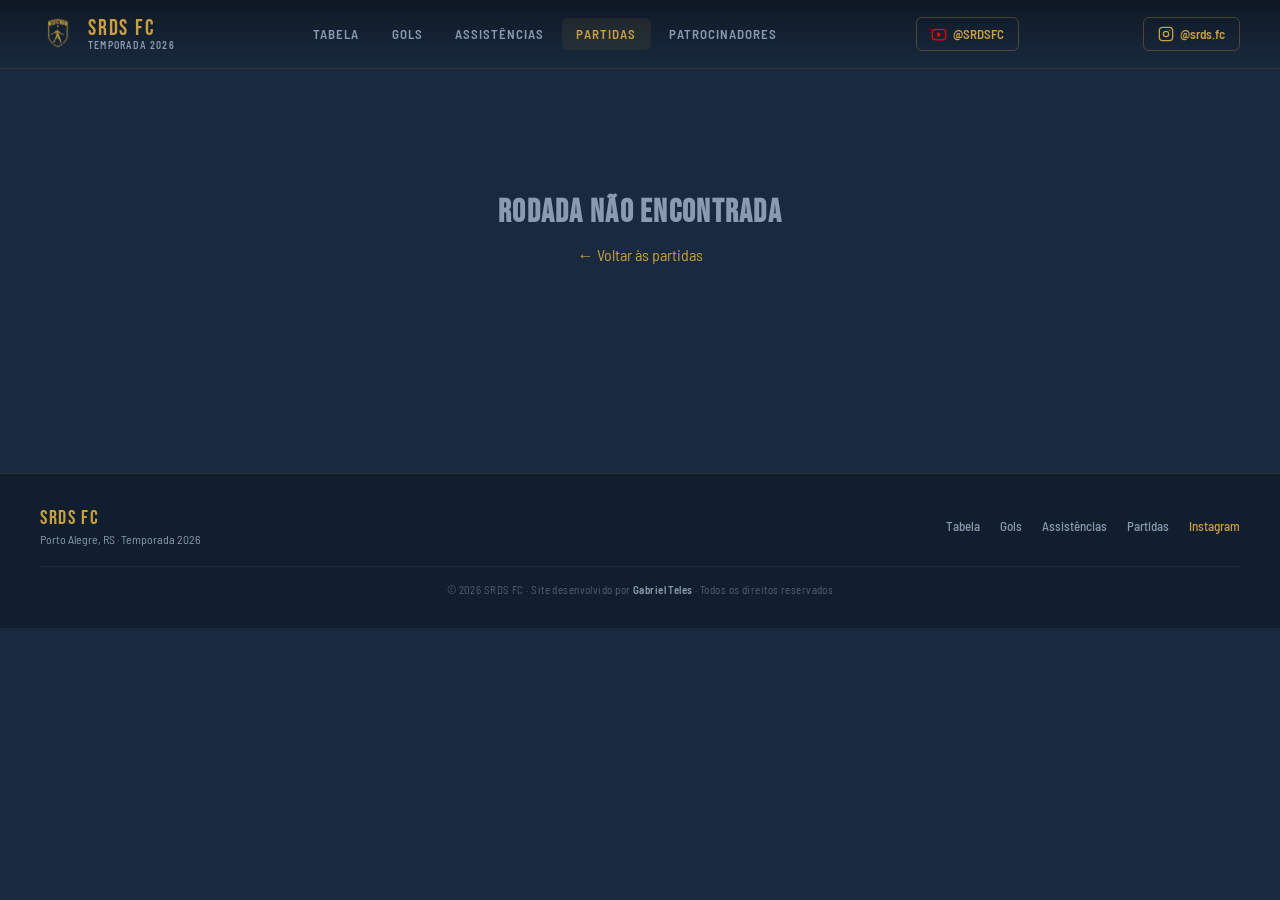
<file: partida.html>
<!DOCTYPE html>
<html lang="pt-BR">

<head>
  <meta charset="UTF-8">
  <meta name="viewport" content="width=device-width, initial-scale=1.0">
  <title>SRDS FC — Detalhes da Partida | Temporada 2026</title>
  <link rel="icon" type="image/png" href="img/logo/logo-srds2.png">
  <meta name="description"
    content="Detalhes completos da partida do SRDS FC: escalação dos dois times, placar, gols, assistências e MVP da rodada.">
  <meta name="author" content="SRDS FC">
  <meta name="robots" content="index, follow">
  <link rel="canonical" href="https://www.srdsfc.com.br/partidas.html">
  <meta property="og:type" content="website">
  <meta property="og:url" content="https://www.srdsfc.com.br/partidas.html">
  <meta property="og:title" content="SRDS FC — Detalhes da Partida">
  <meta property="og:description"
    content="Escalação, placar, gols e MVP da partida do SRDS FC no futebol amador de Porto Alegre.">
  <meta property="og:image" content="https://www.srdsfc.com.br/img/logo/logo-srds2.png">
  <meta property="og:locale" content="pt_BR">
  <meta property="og:site_name" content="SRDS FC">
  <meta name="twitter:card" content="summary_large_image">
  <meta name="twitter:title" content="SRDS FC — Detalhes da Partida">
  <meta name="twitter:description"
    content="Escalação, placar, gols e MVP da partida do SRDS FC no futebol amador de Porto Alegre.">
  <meta name="twitter:image" content="https://www.srdsfc.com.br/img/logo/logo-srds2.png">
  <script type="application/ld+json">
  {
    "@context": "https://schema.org",
    "@type": "WebPage", "name": "Detalhes da Partida SRDS FC", "description": "Informações detalhadas de uma rodada do SRDS FC.",
    "url": "https://www.srdsfc.com.br/partidas.html",
    "isPartOf": {
      "@type": "WebSite",
      "name": "SRDS FC",
      "url": "https://www.srdsfc.com.br"
    }
  }
  </script>
  <!-- Google tag (gtag.js) -->
  <script async src="https://www.googletagmanager.com/gtag/js?id=G-PMS5H3L4YL"></script>
  <script>
    window.dataLayer = window.dataLayer || [];
    function gtag() { dataLayer.push(arguments); }
    gtag('js', new Date());

    gtag('config', 'G-PMS5H3L4YL');
  </script>
  <link rel="stylesheet" href="css/style.css">
  <link rel="preconnect" href="https://fonts.googleapis.com">
  <link rel="preconnect" href="https://fonts.gstatic.com" crossorigin>
</head>

<body>

  <header class="site-header"></header>

  <main class="player-profile-page" id="matchPage">
    <div style="text-align:center; padding:80px 20px;">
      <p style="color:var(--cinza);">Carregando...</p>
    </div>
  </main>

  <footer class="site-footer"></footer>

  <!-- ── Modal de vídeo (fallback para Erro 153 / abrir em destaque) ── -->
  <div id="videoModalOverlay" class="video-modal-overlay" onclick="if(event.target===this) closeVideoModal()">
    <div class="video-modal-box">
      <div class="video-modal-head">
        <span id="videoModalTitle" class="video-modal-title"></span>
        <button class="video-modal-close" onclick="closeVideoModal()" aria-label="Fechar">✕</button>
      </div>
      <div class="video-modal-body" id="videoModalBody"></div>
      <div class="video-modal-footer">
        <a id="videoModalYoutubeLink" href="#" target="_blank" rel="noopener" class="video-modal-yt-link">
          Assistir diretamente no YouTube →
        </a>
      </div>
    </div>
  </div>

  <script src="js/data.js"></script>
  <script src="js/components.js"></script>
  <script>
    // ── Modal de vídeo: usado como destaque (botão ⛶) e como fallback de Erro 153 ──
    function openVideoModal(youtubeId, title) {
      const overlay = document.getElementById('videoModalOverlay');
      const body    = document.getElementById('videoModalBody');
      const titleEl = document.getElementById('videoModalTitle');
      const ytLink  = document.getElementById('videoModalYoutubeLink');

      titleEl.textContent = title || 'Vídeo';
      ytLink.href = `https://www.youtube.com/watch?v=${youtubeId}`;
      body.innerHTML = `
        <iframe
          src="https://www.youtube.com/embed/${youtubeId}?rel=0&modestbranding=1&autoplay=1"
          title="${title || 'Vídeo'}"
          frameborder="0"
          allow="accelerometer; autoplay; clipboard-write; encrypted-media; gyroscope; picture-in-picture"
          allowfullscreen
        ></iframe>`;

      overlay.classList.add('open');
      document.body.style.overflow = 'hidden';
    }

    function closeVideoModal() {
      const overlay = document.getElementById('videoModalOverlay');
      overlay.classList.remove('open');
      document.body.style.overflow = '';
      // Limpa o iframe para parar a reprodução
      setTimeout(() => { document.getElementById('videoModalBody').innerHTML = ''; }, 200);
    }

    document.addEventListener('keydown', e => {
      if (e.key === 'Escape') closeVideoModal();
    });
  </script>
  <script>

    renderHeader('partidas.html');
    renderFooter();

    const params   = new URLSearchParams(window.location.search);
    const rawRound = params.get('round') || '';
    const roundNum = /^\d{1,4}$/.test(rawRound) ? parseInt(rawRound, 10) : NaN;
    const match    = !isNaN(roundNum) ? SRDS.matches.find(m => m.round === roundNum) : null;
    const page     = document.getElementById('matchPage');

    if (!match) {
      page.innerHTML = `
      <div style="text-align:center; padding:80px 20px;">
        <h2 style="font-size:32px; color:var(--cinza); margin-bottom:16px;">Rodada não encontrada</h2>
        <a href="partidas.html" style="color:var(--ouro); font-family:'Barlow Semi Condensed',sans-serif;">← Voltar às partidas</a>
      </div>`;
    } else {
      renderMatch(match);
    }

    /**
     * Gera o HTML do embed de vídeo. O YouTube não dispara erro de JS quando
     * bloqueia incorporação (Erro 153) — por isso sempre oferecemos o botão
     * "⛶" que abre o vídeo em um modal maior / direciona para o YouTube.
     */
    function renderVideoEmbed(youtubeId, title) {
      const safeTitle = String(title).replace(/'/g, "\\'");
      return `
        <div class="interview-video-wrap">
          <iframe
            src="https://www.youtube.com/embed/${youtubeId}?rel=0&modestbranding=1"
            title="${title}"
            frameborder="0"
            allow="accelerometer; autoplay; clipboard-write; encrypted-media; gyroscope; picture-in-picture"
            allowfullscreen
            loading="lazy"
          ></iframe>
          <button class="interview-fallback-btn" onclick="openVideoModal('${youtubeId}','${safeTitle}')" title="Problemas para assistir? Clique aqui">
            ⛶ Ampliar / Abrir vídeo
          </button>
        </div>`;
    }


    function renderMatch(m) {
      document.title = `SRDS FC — Rodada ${m.round}`;

      const total = SRDS.matches.length;
      const prevRound = m.round > 1 ? m.round - 1 : null;
      const nextRound = m.round < total ? m.round + 1 : null;

      const navHtml = `
      <nav class="player-nav" style="margin-bottom:32px;">
        ${prevRound
          ? `<a href="partida.html?round=${prevRound}" class="player-nav-btn">${chevronLeft()} Rodada ${prevRound}</a>`
          : `<span class="player-nav-btn" style="opacity:0.3;pointer-events:none">${chevronLeft()} —</span>`}
        <div class="player-nav-center">Rodada ${m.round} / ${total}</div>
        ${nextRound
          ? `<a href="partida.html?round=${nextRound}" class="player-nav-btn">Rodada ${nextRound} ${chevronRight()}</a>`
          : `<span class="player-nav-btn" style="opacity:0.3;pointer-events:none">— ${chevronRight()}</span>`}
      </nav>`;

      /* ── Meta info ── */
      // Meta: pills de data e hora (mesma altura), local como bloco separado abaixo
      const metaPills = [];
      if (m.date) metaPills.push(`<span class="partida-detail-meta-item">📅 ${m.date}</span>`);
      if (m.time) metaPills.push(`<span class="partida-detail-meta-item">🕐 ${m.time}</span>`);

      let locBlockHtml = '';
      if (m.location) {
        const isObj   = typeof m.location === 'object' && m.location !== null;
        const venue   = isObj ? m.location.venue   : m.location;
        const address = isObj ? m.location.address : null;
        const mapsUrl = address
          ? 'https://www.google.com/maps/search/?api=1&query=' + encodeURIComponent(address)
          : null;
        locBlockHtml = `<div class="partida-location-row">
          <span class="partida-location-row-venue">📍 ${venue}</span>`;
        if (address && mapsUrl) {
          locBlockHtml += `<a href="${mapsUrl}" target="_blank" rel="noopener noreferrer" class="partida-location-row-addr">${address} ↗</a>`;
        } else if (address) {
          locBlockHtml += `<span class="partida-location-row-addr">${address}</span>`;
        }
        locBlockHtml += `</div>`;
      }

      /* ── Placar (ajuste 5: ambos os nomes acima, vencedor realçado com efeito dourado) ── */
      let placarHtml = '';
      if (m.result) {
        const azulWin = m.result.azul > m.result.vermelho;
        const vermWin = m.result.vermelho > m.result.azul;
        const empate = m.result.azul === m.result.vermelho;
        placarHtml = `
        <div class="placar-wrap">
          <div class="placar-side ${azulWin ? 'winner' : ''}">
            <div class="placar-team-label azul">Time Azul</div>
            <div class="placar-num ${azulWin ? 'winner-num' : ''}">${m.result.azul}</div>
          </div>
          <div class="placar-sep">
            <div class="placar-x">×</div>
            ${empate ? `<div class="placar-status">Empate</div>` : ''}
          </div>
          <div class="placar-side ${vermWin ? 'winner' : ''}">
            <div class="placar-team-label vermelho">Time Verm.</div>
            <div class="placar-num ${vermWin ? 'winner-num' : ''}">${m.result.vermelho}</div>
          </div>
        </div>`;
      } else {
        placarHtml = `<div class="placar-pending">Resultado não registrado</div>`;
      }

      /* ── MVP badge ── */
      const mvpPlayer = m.mvp ? getPlayerById(m.mvp) : null;
      const mvpHtml = mvpPlayer ? `
      <div class="match-mvp-banner">
        🏆 <strong>MVP da Partida:</strong> ${mvpPlayer.name}
      </div>` : '';

      /* ── Eventos agrupados (ajuste 4: emojis agrupados por jogador) ── */
      function buildEvents(scorerArr, assistArr) {
        // agrupa gols e assists pelo mesmo jogador/nome
        const map = new Map();

        scorerArr.forEach(ev => {
          const key = ev.guestName || ev.playerId;
          const name = ev.guestName || (getPlayerById(ev.playerId)?.name ?? '?');
          if (!map.has(key)) map.set(key, { name, goals: 0, assists: 0 });
          map.get(key).goals++;
        });
        assistArr.forEach(ev => {
          const key = ev.guestName || ev.playerId;
          const name = ev.guestName || (getPlayerById(ev.playerId)?.name ?? '?');
          if (!map.has(key)) map.set(key, { name, goals: 0, assists: 0 });
          map.get(key).assists++;
        });

        if (map.size === 0) return '<p class="no-events">—</p>';

        return [...map.values()].map(({ name, goals, assists }) => {
          const icons = '⚽'.repeat(goals) + '🎯'.repeat(assists);
          return `<div class="match-event">
          <span class="match-event-name">${name}</span>
          <span class="match-event-icons">${icons}</span>
        </div>`;
        }).join('');
      }

      const evAzul = buildEvents(
        m.scorers.filter(s => s.team === 'azul'),
        m.assists.filter(s => s.team === 'azul')
      );
      const evVerm = buildEvents(
        m.scorers.filter(s => s.team === 'vermelho'),
        m.assists.filter(s => s.team === 'vermelho')
      );

      /* ── Escalação (ordenada por posição) ── */
      function buildLineup(teamArr, teamKey) {
        if (!teamArr || teamArr.length === 0) {
          return `<p class="lineup-empty">Escalação não registrada</p>`;
        }

        // Resolve entradas e ordena por posição
        const resolved = teamArr
          .map(entry => resolveLineupEntry(entry, teamKey))
          .filter(Boolean)
          .sort((a, b) => a.posRank - b.posRank);

        return resolved.map(info => {
          const isMvp = m.mvp && info.id && info.id === m.mvp;

          const photoHtml = info.photo
            ? `<img src="${info.photo}" alt="${info.name}" class="lineup-photo">`
            : `<div class="lineup-avatar-wrap">${avatarSVG(teamKey === 'azul' ? '#c99f40' : '#ead186')}</div>`;

          const numHtml = info.number !== null
            ? `<span class="lineup-shirt-number">${info.number}</span>` : '';

          const guestTag = info.isGuest
            ? `<span class="lineup-guest-tag">Avulso</span>` : '';

          const mvpTag = isMvp
            ? `<span class="lineup-mvp-tag">🏆 MVP</span>` : '';

          const posHtml = info.position && !info.isGuest
            ? `<div class="lineup-pos">${info.position}</div>` : '';

          return `
          <div class="lineup-player${isMvp ? ' lineup-mvp' : ''}">
            <div class="lineup-photo-wrap ${teamKey}">${photoHtml}</div>
            ${numHtml}
            <div class="lineup-player-info">
              <div class="lineup-player-name">
                ${info.name}${guestTag}${mvpTag}
              </div>
              ${posHtml}
            </div>
          </div>`;
        }).join('');
      }

      /* ── Monta o HTML dos times — mobile: tabs | desktop: side-by-side ── */
      const lineupAzul = buildLineup(m.teamAzul, 'azul');
      const lineupVerm = buildLineup(m.teamVermelho, 'vermelho');

      page.innerHTML = `
      ${navHtml}

      <div class="partida-detail-header">
        <div class="section-header" style="margin-bottom:12px;">
          <h2 class="section-title">Rodada <span>${m.round}</span></h2>
          <span class="section-meta">Temporada 2026</span>
        </div>
        <div class="gold-line"></div>
        <div class="partida-detail-meta">${metaPills.join('')}</div>
        ${locBlockHtml}
      </div>

      <div style="margin:28px 0;">
        ${placarHtml}
      </div>

      ${mvpHtml}

      <!-- MOBILE: abas sobrepostas (ajuste 1) -->
      <div class="match-tabs-mobile">
        <div class="match-tab-buttons">
          <button class="match-tab-btn active" data-team="azul">Time Azul</button>
          <button class="match-tab-btn" data-team="vermelho">Time Vermelho</button>
        </div>

        <div class="match-tab-panel" data-panel="azul">
          <div class="match-team-section">
            <div class="match-team-section-title">Escalação</div>
            <div class="lineup-list">${lineupAzul}</div>
          </div>
          <div class="match-team-section">
            <div class="match-team-section-title">Participações</div>
            ${evAzul}
          </div>
        </div>

        <div class="match-tab-panel hidden" data-panel="vermelho">
          <div class="match-team-section">
            <div class="match-team-section-title">Escalação</div>
            <div class="lineup-list">${lineupVerm}</div>
          </div>
          <div class="match-team-section">
            <div class="match-team-section-title">Participações</div>
            ${evVerm}
          </div>
        </div>
      </div>

      <!-- DESKTOP: dois lados (ajuste 7: cores internas) -->
      <div class="match-teams-grid">
        <div class="match-team-col team-col-azul">
          <div class="match-team-header azul">Time Azul</div>
          <div class="match-team-body azul-body">
            <div class="match-team-section">
              <div class="match-team-section-title">Escalação</div>
              <div class="lineup-list">${lineupAzul}</div>
            </div>
            <div class="match-team-section">
              <div class="match-team-section-title">Participações</div>
              ${evAzul}
            </div>
          </div>
        </div>

        <div class="match-team-col team-col-vermelho">
          <div class="match-team-header vermelho">Time Vermelho</div>
          <div class="match-team-body vermelho-body">
            <div class="match-team-section">
              <div class="match-team-section-title">Escalação</div>
              <div class="lineup-list">${lineupVerm}</div>
            </div>
            <div class="match-team-section">
              <div class="match-team-section-title">Participações</div>
              ${evVerm}
            </div>
          </div>
        </div>
      </div>

      ${(function() {
        const interview = m.interview;
        const highlight = m.highlight;
        if (!interview && !highlight) return '';

        // ── Card de Entrevista (1 vídeo, até 2 atletas) ──
        let interviewCard = '';
        if (interview && interview.youtubeId) {
          const peopleHtml = (interview.players || []).map(person => {
            const p = person.playerId ? getPlayerById(person.playerId) : null;
            const name = p ? p.name : (person.playerName || 'Atleta');
            const photoSrc = p && p.photo
              ? (person.team === 'vermelho' ? (p.photo.uni2 || p.photo.uni1 || null) : (p.photo.uni1 || null))
              : null;
            const photoHtml = photoSrc
              ? `<img src="${photoSrc}" alt="${name}" class="interview-player-photo">`
              : `<div class="interview-player-photo-ph">${name.charAt(0)}</div>`;
            const teamCls   = person.team === 'azul' ? 'azul' : 'vermelho';
            const teamLabel = person.team === 'azul' ? 'Time Azul' : 'Time Vermelho';
            return `
              <div class="interview-person">
                ${photoHtml}
                <div class="interview-card-info">
                  <div class="interview-team-badge ${teamCls}">${teamLabel}</div>
                  <div class="interview-player-name">${name}</div>
                </div>
              </div>`;
          }).join('');

          interviewCard = `
          <div class="interview-card">
            <div class="interview-card-head multi">
              ${peopleHtml}
            </div>
            ${renderVideoEmbed(interview.youtubeId, 'Entrevista pós-jogo')}
          </div>`;
        }

        // ── Card de Highlights ──
        let highlightCard = '';
        if (highlight && highlight.youtubeId) {
          highlightCard = `
          <div class="interview-card">
            <div class="interview-card-head highlight-head">
              <div class="interview-card-info">
                <div class="interview-label-big">🎬 Melhores Momentos</div>
                <div class="interview-label">Highlights da rodada</div>
              </div>
            </div>
            ${renderVideoEmbed(highlight.youtubeId, 'Highlights da rodada')}
          </div>`;
        }

        const onlyOneCard = (interviewCard && !highlightCard) || (!interviewCard && highlightCard);

        return `
        <section class="interviews-section">
          <div class="section-header" style="margin-bottom:12px;">
            <h2 class="section-title">Entrevistas <span>Pós-Jogo</span></h2>
          </div>
          <div class="gold-line"></div>
          <div class="interviews-grid${onlyOneCard ? ' single' : ''}">
            ${interviewCard}
            ${highlightCard}
          </div>
        </section>`;
      })()}

      <div style="margin-top:32px; display:flex; align-items:center; gap:16px; flex-wrap:wrap;">
        <a href="partidas.html"
           style="font-family:'Barlow Semi Condensed',sans-serif;font-size:13px;color:var(--cinza);display:inline-flex;align-items:center;gap:6px;transition:color 0.2s;"
           onmouseover="this.style.color='var(--ouro)'" onmouseout="this.style.color='var(--cinza)'">
          ← Voltar às partidas
        </a>
        <button id="btnExportar" onclick="exportarArte()" style="font-family:'Barlow Semi Condensed',sans-serif;font-size:13px;font-weight:700;letter-spacing:0.08em;text-transform:uppercase;color:var(--azul);background:var(--ouro);border:none;border-radius:6px;padding:9px 18px;cursor:pointer;display:inline-flex;align-items:center;gap:6px;transition:opacity 0.2s;">
          📤 Exportar arte
        </button>
      </div>
    `;

      /* ── Lógica das abas mobile ── */
      document.querySelectorAll('.match-tab-btn').forEach(btn => {
        btn.addEventListener('click', () => {
          const team = btn.dataset.team;
          document.querySelectorAll('.match-tab-btn').forEach(b => b.classList.remove('active'));
          document.querySelectorAll('.match-tab-panel').forEach(p => p.classList.add('hidden'));
          btn.classList.add('active');
          document.querySelector(`.match-tab-panel[data-panel="${team}"]`).classList.remove('hidden');
        });
      });
    }
  </script>

  <!-- ── Script de exportação de arte v1.10 ── -->
  <script>
  function exportarArte() {
    if (!match) { alert('Nenhuma partida carregada.'); return; }
    const m = match;

    const btn = document.getElementById('btnExportar');
    const resetBtn = () => { if (btn) { btn.innerHTML = '📤 Exportar arte'; btn.disabled = false; } };
    if (btn) { btn.textContent = '⏳ Gerando arte...'; btn.disabled = true; }

    // ── Helpers de dados ──
    const playerName = id => { const p = getPlayerById(id); return p ? p.name : id; };
    const locationFull = () => {
      if (!m.location) return '';
      if (typeof m.location === 'object')
        return m.location.venue + (m.location.address ? ' · ' + m.location.address : '');
      return m.location;
    };
    const buildPartic = (scorers, assists) => {
      const map = new Map();
      (scorers || []).forEach(ev => {
        const key  = ev.guestName || ev.playerId;
        const name = ev.guestName || playerName(ev.playerId);
        if (!map.has(key)) map.set(key, { name, g: 0, a: 0 });
        map.get(key).g++;
      });
      (assists || []).forEach(ev => {
        const key  = ev.guestName || ev.playerId;
        const name = ev.guestName || playerName(ev.playerId);
        if (!map.has(key)) map.set(key, { name, g: 0, a: 0 });
        map.get(key).a++;
      });
      return [...map.values()];
    };
    const lineupNames = arr => {
      if (!arr || !arr.length) return [];
      return arr.map(e => {
        if (typeof e === 'string') { const p = getPlayerById(e); return p ? p.name : e; }
        if (e && e.guest) return e.name + ' (avulso)';
        return '?';
      });
    };

    const partAzul = buildPartic(
      (m.scorers||[]).filter(s=>s.team==='azul'),
      (m.assists||[]).filter(s=>s.team==='azul')
    );
    const partVerm = buildPartic(
      (m.scorers||[]).filter(s=>s.team==='vermelho'),
      (m.assists||[]).filter(s=>s.team==='vermelho')
    );
    const azulNames = lineupNames(m.teamAzul);
    const vermNames = lineupNames(m.teamVermelho);

    const mvpPlayer   = m.mvp ? getPlayerById(m.mvp) : null;
    const mvpPhotoSrc = mvpPlayer ? (mvpPlayer.photo?.uni1 || mvpPlayer.photo?.uni2 || null) : null;
    const sponsorList = (SRDS.sponsors || []).filter(s => s.logo);

    // ── Carrega imagens (same-origin, sem crossOrigin) ──
    function loadImg(src) {
      return new Promise(resolve => {
        if (!src) { resolve(null); return; }
        const img = new Image();
        img.onload  = () => resolve(img);
        img.onerror = () => resolve(null);
        img.src = src;
      });
    }

    const toLoad = [{ key: 'logo', src: 'img/logo/logo-srds2.png' }];
    if (mvpPhotoSrc) toLoad.push({ key: 'mvp', src: mvpPhotoSrc });
    sponsorList.forEach((s, i) => toLoad.push({ key: 'sp_' + i, src: s.logo }));

    Promise.all(toLoad.map(({ key, src }) =>
      loadImg(src).then(img => ({ key, img }))
    )).then(results => {
      const cache = {};
      results.forEach(({ key, img }) => { cache[key] = img; });
      renderCanvas(cache);
    });

    function renderCanvas(cache) {
      try {
        var W=1080,H=1440,canvas=document.createElement('canvas');
        canvas.width=W;canvas.height=H;
        var ctx=canvas.getContext('2d');
        var C={azul:'#192a3e',ouro:'#c99f40',ouroCl:'#ead186',cinza:'#8a9ab0',cinzaE:'#556070',branco:'#f0f4f8',azulT:'#7eb3e8',vermT:'#e4738a'};
        function cTxt(t,y,font,col){col=col||C.branco;ctx.font=font;ctx.fillStyle=col;ctx.textAlign='center';ctx.fillText(String(t),W/2,y);}
        function sep(y,op){op=op||0.3;ctx.strokeStyle='rgba(201,159,64,'+op+')';ctx.lineWidth=1.5;ctx.beginPath();ctx.moveTo(60,y);ctx.lineTo(W-60,y);ctx.stroke();}
        function rRect(x,y,w,h,r){ctx.beginPath();ctx.moveTo(x+r,y);ctx.lineTo(x+w-r,y);ctx.quadraticCurveTo(x+w,y,x+w,y+r);ctx.lineTo(x+w,y+h-r);ctx.quadraticCurveTo(x+w,y+h,x+w-r,y+h);ctx.lineTo(x+r,y+h);ctx.quadraticCurveTo(x,y+h,x,y+h-r);ctx.lineTo(x,y+r);ctx.quadraticCurveTo(x,y,x+r,y);ctx.closePath();}
        function drawImgCover(img,x,y,w,h){if(!img)return;var ir=img.naturalWidth/img.naturalHeight,br=w/h,sx,sy,sw,sh;if(ir>br){sh=img.naturalHeight;sw=sh*br;sx=(img.naturalWidth-sw)/2;sy=0;}else{sw=img.naturalWidth;sh=sw/br;sx=0;sy=(img.naturalHeight-sh)/2;}ctx.drawImage(img,sx,sy,sw,sh,x,y,w,h);}

        ctx.fillStyle=C.azul;ctx.fillRect(0,0,W,H);
        
        ctx.fillStyle=C.ouro;ctx.fillRect(0,0,W,5);

        var LOGO_SIZE=92,clubLogo=cache['logo'];
        if(clubLogo){ctx.drawImage(clubLogo,16,12,LOGO_SIZE,LOGO_SIZE);ctx.drawImage(clubLogo,W-LOGO_SIZE-16,12,LOGO_SIZE,LOGO_SIZE);}

        cTxt('SRDS FC',72,'bold 62px "Barlow Semi Condensed", sans-serif',C.ouro);
        cTxt('Rodada '+m.round+' · Temporada 2026',108,'500 26px "Barlow Semi Condensed", sans-serif',C.cinza);
        sep(126,0.35);

        var infoY=160;
        if(m.date){cTxt('📅 '+m.date+(m.time?' · 🕐 '+m.time:''),infoY,'500 24px "Barlow Semi Condensed", sans-serif',C.ouroCl);infoY+=33;}
        if(m.location){cTxt('📍 '+locationFull(),infoY,'400 20px "Barlow Semi Condensed", sans-serif',C.cinza);infoY+=30;}
        sep(infoY+4,0.2);

        var placY=infoY+28,afterPlacar=placY+80;
        if(m.result){
          var azulWin=m.result.azul>m.result.vermelho,vermWin=m.result.vermelho>m.result.azul,empate=m.result.azul===m.result.vermelho;
          ctx.font='bold 26px "Barlow Semi Condensed", sans-serif';ctx.fillStyle=C.azulT;ctx.textAlign='center';ctx.fillText('TIME AZUL',270,placY);ctx.fillStyle=C.vermT;ctx.fillText('TIME VERM.',W-270,placY);
          ctx.font='bold 128px "Barlow Semi Condensed", sans-serif';ctx.fillStyle=azulWin?C.ouroCl:C.cinzaE;ctx.textAlign='center';ctx.fillText(String(m.result.azul),270,placY+118);ctx.fillStyle=vermWin?C.ouroCl:C.cinzaE;ctx.fillText(String(m.result.vermelho),W-270,placY+118);
          ctx.font='300 54px "Barlow Semi Condensed", sans-serif';ctx.fillStyle=C.cinzaE;ctx.fillText('×',W/2,placY+98);
          if(empate)cTxt('Empate',placY+136,'500 21px "Barlow Semi Condensed", sans-serif',C.cinza);
          afterPlacar=placY+148;
        }else{cTxt('Resultado não registrado',placY+60,'italic 28px "Barlow Semi Condensed", sans-serif',C.cinza);}
        sep(afterPlacar+4,0.22);

        var colAX=58,colVX=W/2+18,colW=W/2-78,escY=afterPlacar+26;
        ctx.font='bold 22px "Barlow Semi Condensed", sans-serif';ctx.fillStyle=C.azulT;ctx.textAlign='left';ctx.fillText('TIME AZUL',colAX,escY);ctx.fillStyle=C.vermT;ctx.fillText('TIME VERM.',colVX,escY);escY+=8;
        ctx.strokeStyle='rgba(126,179,232,0.4)';ctx.lineWidth=1.5;ctx.beginPath();ctx.moveTo(colAX,escY);ctx.lineTo(colAX+colW,escY);ctx.stroke();
        ctx.strokeStyle='rgba(228,115,138,0.4)';ctx.beginPath();ctx.moveTo(colVX,escY);ctx.lineTo(colVX+colW,escY);ctx.stroke();escY+=24;
        var lnH=26,maxRows=Math.max(azulNames.length,vermNames.length);ctx.font='400 19px "Barlow Semi Condensed", sans-serif';
        for(var i=0;i<maxRows;i++){var yy=escY+i*lnH;if(azulNames[i]){ctx.fillStyle=C.branco;ctx.textAlign='left';ctx.fillText(azulNames[i],colAX,yy);}if(vermNames[i]){ctx.fillStyle=C.branco;ctx.fillText(vermNames[i],colVX,yy);}}
        var escEnd=escY+maxRows*lnH+8;sep(escEnd+2,0.2);

        var pY=escEnd+22;ctx.font='bold 21px "Barlow Semi Condensed", sans-serif';ctx.fillStyle=C.azulT;ctx.textAlign='left';ctx.fillText('PARTICIPAÇÕES',colAX,pY);ctx.fillStyle=C.vermT;ctx.fillText('PARTICIPAÇÕES',colVX,pY);pY+=26;
        ctx.font='400 19px "Barlow Semi Condensed", sans-serif';
        var maxP=Math.max(partAzul.length,partVerm.length,1);
        for(var j=0;j<maxP;j++){var yp=pY+j*25;if(partAzul[j]){ctx.fillStyle=C.branco;ctx.textAlign='left';ctx.fillText(partAzul[j].name+'  '+'⚽'.repeat(partAzul[j].g)+'🎯'.repeat(partAzul[j].a),colAX,yp);}if(partVerm[j]){ctx.fillStyle=C.branco;ctx.fillText(partVerm[j].name+'  '+'⚽'.repeat(partVerm[j].g)+'🎯'.repeat(partVerm[j].a),colVX,yp);}}
        var partEnd=pY+maxP*25;

        // MVP — centralizado verticalmente entre partEnd e sAreaY
        // sAreaY é calculado primeiro (posição fixa dos patrocinadores)
        var LOGO_SP_H=66,LOGO_SP_W=110,LOGO_SP_GAP=20;
        var sAreaY=Math.max(partEnd+240,H-210);

        if(mvpPlayer){
          var mvpBW=520,mvpBH=110,mvpBX=(W-mvpBW)/2;
          // Centro vertical entre fim das participações e início do Apoio
          var espacoDisp=sAreaY-partEnd;  // espaço total disponível
          var mvpBY=partEnd+Math.round((espacoDisp-mvpBH)/2);  // centraliza o bloco
          ctx.fillStyle='rgba(201,159,64,0.12)';rRect(mvpBX,mvpBY,mvpBW,mvpBH,12);ctx.fill();
          ctx.strokeStyle='rgba(201,159,64,0.45)';ctx.lineWidth=1.5;rRect(mvpBX,mvpBY,mvpBW,mvpBH,12);ctx.stroke();
          var mvpImg=cache['mvp'],FOTO_SZ=90,FOTO_X=mvpBX+10,FOTO_Y=mvpBY+(mvpBH-FOTO_SZ)/2,tOffX=0;
          if(mvpImg){var rr=8;ctx.save();rRect(FOTO_X,FOTO_Y,FOTO_SZ,FOTO_SZ,rr);ctx.clip();drawImgCover(mvpImg,FOTO_X,FOTO_Y,FOTO_SZ,FOTO_SZ);ctx.restore();ctx.strokeStyle=C.ouro;ctx.lineWidth=2;rRect(FOTO_X,FOTO_Y,FOTO_SZ,FOTO_SZ,rr);ctx.stroke();tOffX=FOTO_SZ+14;}
          var tX=mvpBX+tOffX+14;
          ctx.font='bold 40px "Barlow Semi Condensed", sans-serif';ctx.fillStyle=C.ouro;ctx.textAlign='left';ctx.fillText('🏆',tX,mvpBY+58);
          ctx.font='bold 22px "Barlow Semi Condensed", sans-serif';ctx.fillStyle=C.ouroCl;ctx.fillText('MVP da Partida',tX+50,mvpBY+36);
          ctx.font='600 30px "Barlow Semi Condensed", sans-serif';ctx.fillStyle=C.branco;ctx.fillText(mvpPlayer.name,tX+50,mvpBY+74);
        }

        ctx.fillStyle='rgba(201,159,64,0.08)';ctx.fillRect(0,H-72,W,72);ctx.fillStyle=C.ouro;ctx.fillRect(0,H-72,W,2);
        cTxt('@srds.fc · srdsfc.com.br',H-36,'bold 23px "Barlow Semi Condensed", sans-serif',C.ouro);
        cTxt('Futebol amador · Porto Alegre, RS',H-10,'400 17px "Barlow Semi Condensed", sans-serif',C.cinza);

        sep(sAreaY,0.18);ctx.font='bold 20px "Barlow Semi Condensed", sans-serif';ctx.fillStyle=C.branco;ctx.textAlign='center';ctx.globalAlpha=0.65;ctx.fillText('Apoio:',W/2,sAreaY+24);ctx.globalAlpha=1;
        if(sponsorList.length>0){var totalSW=sponsorList.length*(LOGO_SP_W+LOGO_SP_GAP)-LOGO_SP_GAP,sStartX=(W-totalSW)/2,sY=sAreaY+32;sponsorList.forEach(function(s,ii){var sImg=cache['sp_'+ii];if(!sImg)return;var ratio=sImg.naturalWidth/sImg.naturalHeight||1,dw=Math.min(LOGO_SP_W,LOGO_SP_H*ratio),dh=dw/ratio,dx=sStartX+ii*(LOGO_SP_W+LOGO_SP_GAP)+(LOGO_SP_W-dw)/2,dy=sY+(LOGO_SP_H-dh)/2;ctx.drawImage(sImg,dx,dy,dw,dh);});}

        resetBtn();var link=document.createElement('a');link.download='SRDS_FC_Rodada'+m.round+'.png';link.href=canvas.toDataURL('image/png');link.click();
      }catch(err){resetBtn();alert('Erro ao gerar a arte: '+err.message);}
    }
  }
  </script>
</body>
</file>
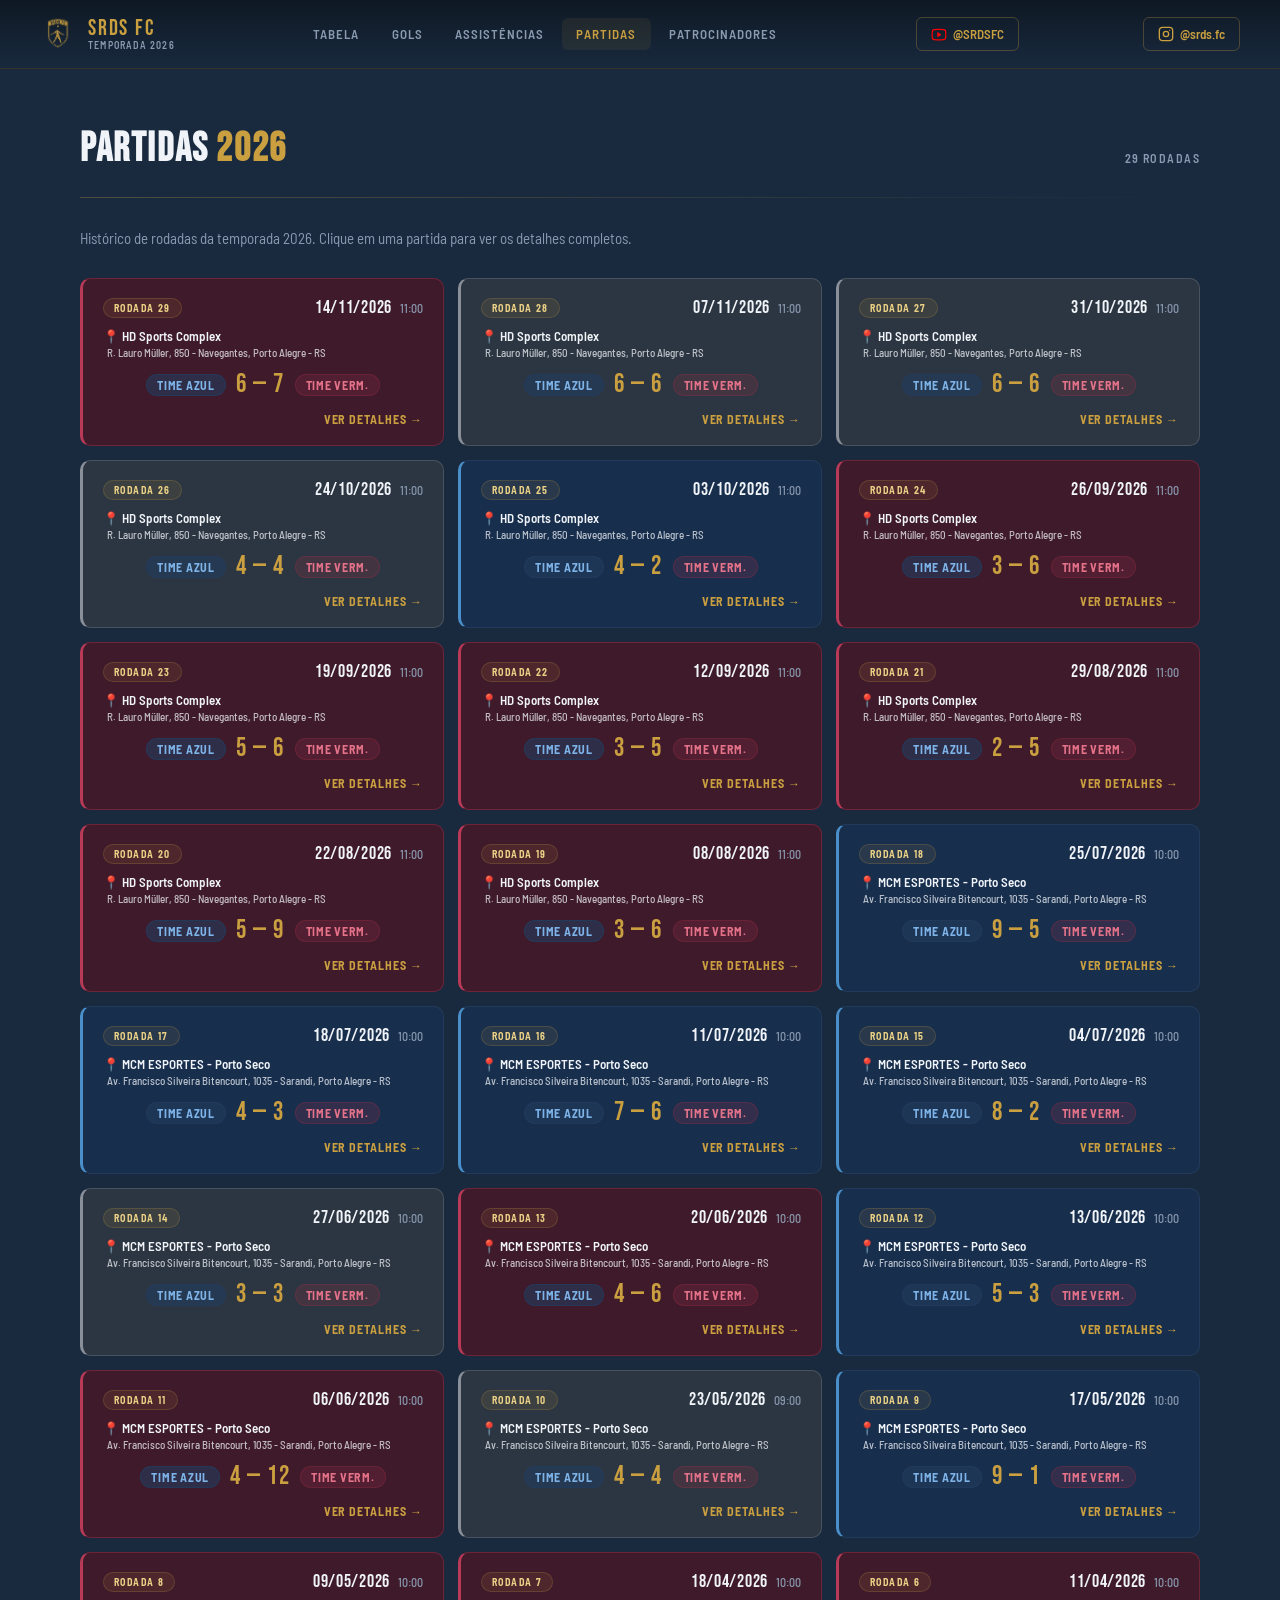
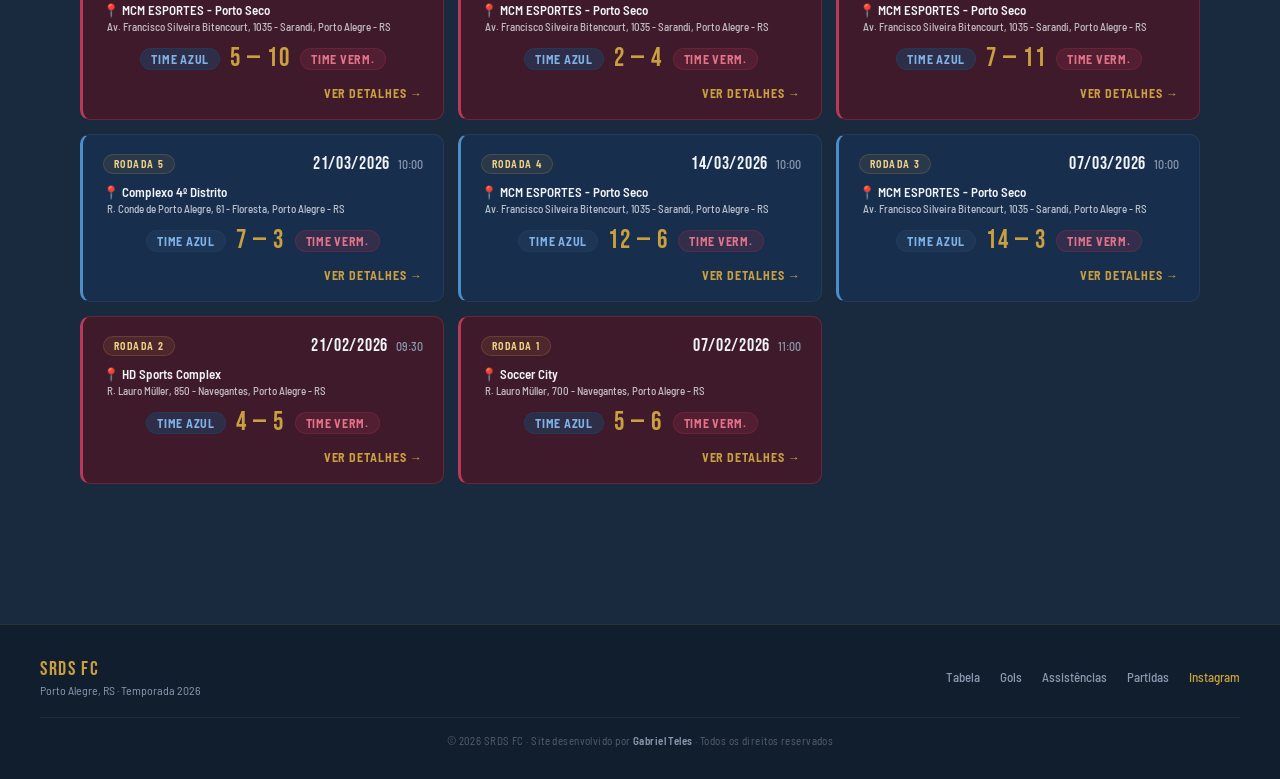
<file: partidas.html>
<!DOCTYPE html>
<html lang="pt-BR">

<head>
  <meta charset="UTF-8">
  <meta name="viewport" content="width=device-width, initial-scale=1.0">
  <title>SRDS FC — Partidas e Resultados 2026</title>
  <link rel="icon" type="image/png" href="img/logo/logo-srds2.png">
  <meta name="description"
    content="Histórico completo de partidas do SRDS FC na temporada 2026. Resultados, escalações, gols e destaques de cada rodada.">
  <meta name="author" content="SRDS FC">
  <meta name="robots" content="index, follow">
  <link rel="canonical" href="https://www.srdsfc.com.br/partidas.html">
  <meta property="og:type" content="website">
  <meta property="og:url" content="https://www.srdsfc.com.br/partidas.html">
  <meta property="og:title" content="SRDS FC — Partidas e Resultados 2026">
  <meta property="og:description"
    content="Histórico de resultados, escalações e destaques das rodadas do SRDS FC na temporada 2026.">
  <meta property="og:image" content="https://www.srdsfc.com.br/img/logo/logo-srds2.png">
  <meta property="og:locale" content="pt_BR">
  <meta property="og:site_name" content="SRDS FC">
  <meta name="twitter:card" content="summary_large_image">
  <meta name="twitter:title" content="SRDS FC — Partidas e Resultados 2026">
  <meta name="twitter:description"
    content="Histórico de resultados, escalações e destaques das rodadas do SRDS FC na temporada 2026.">
  <meta name="twitter:image" content="https://www.srdsfc.com.br/img/logo/logo-srds2.png">
  <script type="application/ld+json">
  {
    "@context": "https://schema.org",
    "@type": "WebPage", "name": "Partidas SRDS FC 2026", "description": "Resultados e escalações das partidas do SRDS FC em 2026.",
    "url": "https://www.srdsfc.com.br/partidas.html",
    "isPartOf": {
      "@type": "WebSite",
      "name": "SRDS FC",
      "url": "https://www.srdsfc.com.br"
    }
  }
  </script>
  <!-- Google tag (gtag.js) -->
  <script async src="https://www.googletagmanager.com/gtag/js?id=G-PMS5H3L4YL"></script>
  <script>
    window.dataLayer = window.dataLayer || [];
    function gtag() { dataLayer.push(arguments); }
    gtag('js', new Date());

    gtag('config', 'G-PMS5H3L4YL');
  </script>
  <link rel="stylesheet" href="css/style.css">
  <link rel="preconnect" href="https://fonts.googleapis.com">
  <link rel="preconnect" href="https://fonts.gstatic.com" crossorigin>
</head>

<body>
  <header class="site-header"></header>
  <main class="section fade-in">
    <div class="section-header">
      <h2 class="section-title">Partidas <span>2026</span></h2>
      <span class="section-meta" id="matchCount"></span>
    </div>
    <div class="gold-line"></div>
    <p class="page-intro">Histórico de rodadas da temporada 2026. Clique em uma partida para ver os detalhes completos.
    </p>
    <div class="partidas-grid" id="partidasGrid"></div>
  </main>
  <footer class="site-footer"></footer>
  <script src="js/data.js"></script>
  <script src="js/components.js"></script>
  <script>
    renderHeader('partidas.html');
    renderFooter();
    document.getElementById('matchCount').textContent =
      `${SRDS.matches.length} rodada${SRDS.matches.length !== 1 ? 's' : ''}`;
    const grid = document.getElementById('partidasGrid');
    [...SRDS.matches].reverse().forEach(m => {
      const hasResult = m.result !== null;
      const hasDetails = hasResult || m.location || m.time ||
        (m.teamAzul && m.teamAzul.length > 0) ||
        (m.teamVermelho && m.teamVermelho.length > 0);
      let winClass = '';
      if (hasResult) {
        if (m.result.azul > m.result.vermelho) winClass = 'card-win-azul';
        else if (m.result.vermelho > m.result.azul) winClass = 'card-win-vermelho';
        else winClass = 'card-win-empate';
      }
      let scoreLine = '';
      if (hasResult) {
        scoreLine = `
        <div class="partida-score">
          <span class="partida-score-team azul">Time Azul</span>
          <span class="partida-score-placar">${m.result.azul} — ${m.result.vermelho}</span>
          <span class="partida-score-team vermelho">Time Verm.</span>
        </div>`;
      } else {
        scoreLine = `<div class="partida-score-pending">Resultado não registrado</div>`;
      }
      const card = document.createElement('div');
      card.className = ('partida-card' + (hasDetails ? ' clickable' : '') + ' ' + winClass).trim();
      card.innerHTML = `
      <div class="partida-card-top">
        <div class="partida-round">Rodada ${m.round}</div>
        <div class="partida-date-info">
          <span class="partida-date">${m.date}</span>
          ${m.time ? `<span class="partida-time">${m.time}</span>` : ''}
        </div>
      </div>
      ${m.location ? (() => {
        const isObj   = typeof m.location === 'object' && m.location !== null;
        const venue   = isObj ? m.location.venue   : m.location;
        const address = isObj ? m.location.address : null;
        const mapsUrl = address ? 'https://www.google.com/maps/search/?api=1&query=' + encodeURIComponent(address) : null;
        return `<div class="partida-location-card">
          <span class="partida-location-venue">📍 ${venue}</span>
          ${address ? (mapsUrl
            ? `<a href="${mapsUrl}" target="_blank" rel="noopener noreferrer" class="partida-location-addr" onclick="event.stopPropagation()">${address}</a>`
            : `<span class="partida-location-addr">${address}</span>`)
          : ''}
        </div>`;
      })() : ''}
      ${scoreLine}
      ${hasDetails ? `<div class="partida-link">Ver detalhes →</div>` : ''}
    `;
      if (hasDetails) {
        card.addEventListener('click', () => { window.location.href = `partida.html?round=${m.round}`; });
      }
      grid.appendChild(card);
    });

    // ── Próxima partida ──
    if (SRDS.nextMatch) {
      const nx = SRDS.nextMatch;
      const nxCard = document.createElement('div');
      nxCard.className = 'partida-card partida-card-next';
      const nxVenue = nx.location
        ? (typeof nx.location === 'object' ? nx.location.venue : nx.location)
        : null;
      nxCard.innerHTML = `
        <div class="partida-card-next-badge">Próxima partida</div>
        <div class="partida-card-top" style="margin-top:6px;">
          <div class="partida-round">Rodada ${nx.round}</div>
          <div class="partida-date-info">
            <span class="partida-date">${nx.date}</span>
            ${nx.time ? `<span class="partida-time">${nx.time}</span>` : ''}
          </div>
        </div>
        ${nxVenue ? `<div class="partida-location">📍 ${nxVenue}</div>` : ''}
        <div class="partida-score-pending" style="color:var(--ouro-claro);font-style:normal;">A realizar</div>
      `;
      grid.appendChild(nxCard);
    }
  </script>
</body>

</html>
</file>
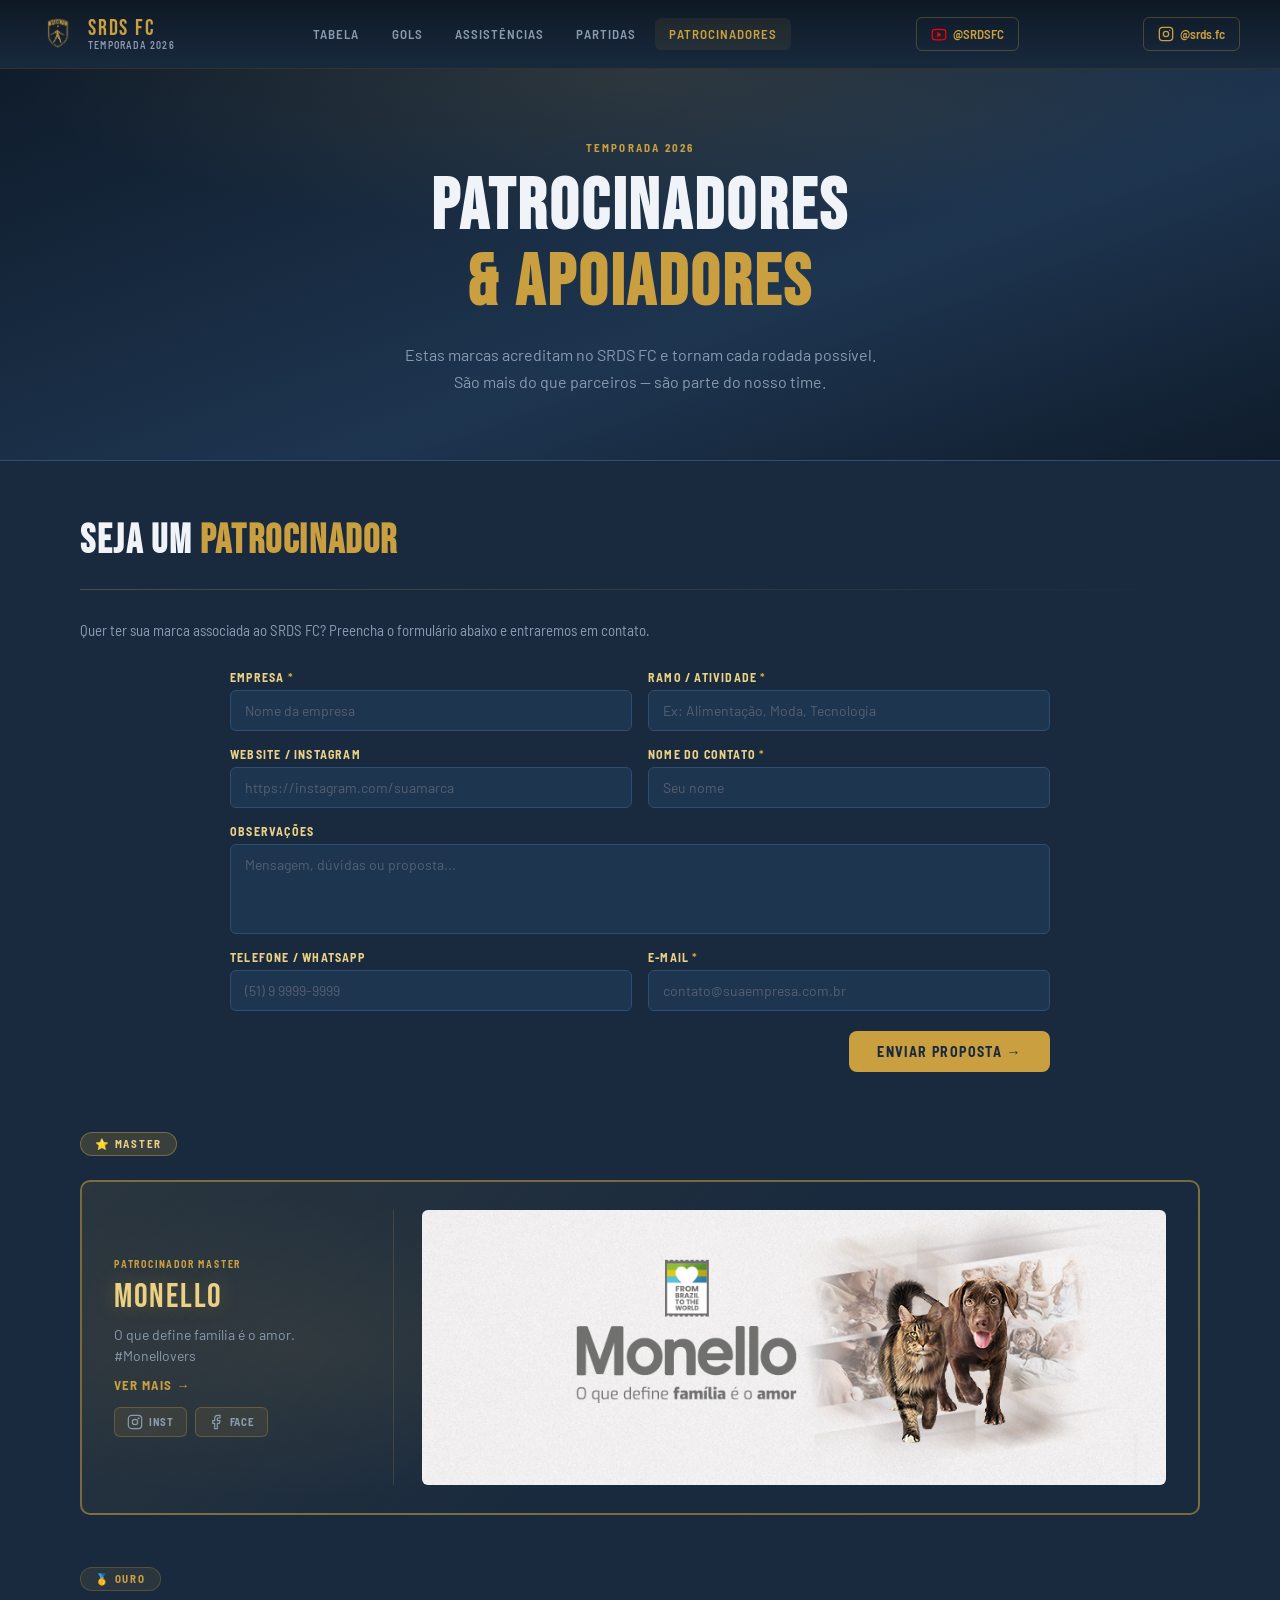
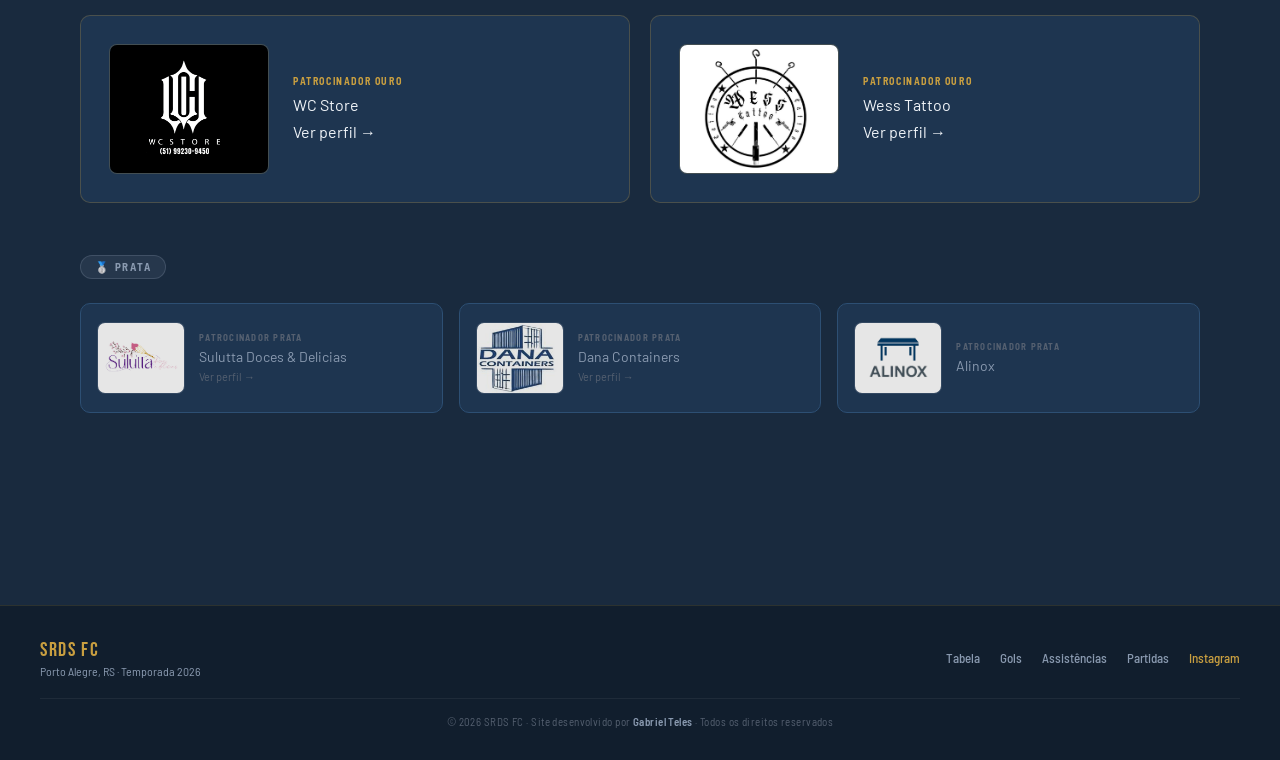
<file: patrocinadores.html>
<!DOCTYPE html>
<html lang="pt-BR">
<head>
  <meta charset="UTF-8">
  <meta name="viewport" content="width=device-width, initial-scale=1.0">
  <title>SRDS FC — Patrocinadores & Apoiadores | Temporada 2026</title>
  <link rel="icon" type="image/png" href="img/logo/logo-srds2.png">
  <meta name="description" content="Conheça os patrocinadores e apoiadores do SRDS FC. Seja também um parceiro do futebol amador de Porto Alegre.">
  <meta name="author" content="SRDS FC">
  <meta name="robots" content="index, follow">
  <link rel="canonical" href="https://www.srdsfc.com.br/patrocinadores.html">
  <meta property="og:type" content="website">
  <meta property="og:url" content="https://www.srdsfc.com.br/patrocinadores.html">
  <meta property="og:title" content="SRDS FC — Patrocinadores & Apoiadores">
  <meta property="og:description" content="Marcas e parceiros que apoiam o SRDS FC no futebol amador de Porto Alegre.">
  <meta property="og:image" content="https://www.srdsfc.com.br/img/logo/logo-srds2.png">
  <meta property="og:locale" content="pt_BR">
  <meta property="og:site_name" content="SRDS FC">
  <meta name="twitter:card" content="summary_large_image">
  <meta name="twitter:title" content="SRDS FC — Patrocinadores & Apoiadores">
  <meta name="twitter:description" content="Marcas e parceiros que apoiam o SRDS FC no futebol amador de Porto Alegre.">
  <meta name="twitter:image" content="https://www.srdsfc.com.br/img/logo/logo-srds2.png">
  <script type="application/ld+json">
  {"@context":"https://schema.org","@type":"WebPage","name":"Patrocinadores SRDS FC",
   "url":"https://www.srdsfc.com.br/patrocinadores.html",
   "isPartOf":{"@type":"WebSite","name":"SRDS FC","url":"https://www.srdsfc.com.br"}}
  </script>
  <script async src="https://www.googletagmanager.com/gtag/js?id=G-PMS5H3L4YL"></script>
  <script>window.dataLayer=window.dataLayer||[];function gtag(){dataLayer.push(arguments);}gtag('js',new Date());gtag('config','G-PMS5H3L4YL');</script>
  <link rel="stylesheet" href="css/style.css">
  <link rel="preconnect" href="https://fonts.googleapis.com">
  <link rel="preconnect" href="https://fonts.gstatic.com" crossorigin>
</head>
<body>
  <header class="site-header"></header>

  <main>

    <!-- ── HERO ── -->
    <section class="sponsors-hero">
      <div class="sponsors-hero-inner">
        <p class="sponsors-hero-sup">Temporada 2026</p>
        <h1 class="sponsors-hero-title">Patrocinadores<br><span>&amp; Apoiadores</span></h1>
        <p class="sponsors-hero-desc">Estas marcas acreditam no SRDS FC e tornam cada rodada possível.<br>São mais do que parceiros — são parte do nosso time.</p>
      </div>
    </section>

    <!-- ── FORMULÁRIO ── -->
    <section class="section fade-in">
      <div class="section-header">
        <h2 class="section-title">Seja um <span>Patrocinador</span></h2>
      </div>
      <div class="gold-line"></div>
      <p class="page-intro">Quer ter sua marca associada ao SRDS FC? Preencha o formulário abaixo e entraremos em contato.</p>

      <div class="sponsor-form-wrap">
        <form class="sponsor-form" id="sponsorForm" novalidate>
          <div class="sponsor-form-grid">

            <div class="form-group">
              <label class="form-label" for="empresa">Empresa <span class="form-required">*</span></label>
              <input class="form-input" type="text" id="empresa" name="empresa" placeholder="Nome da empresa" required>
            </div>

            <div class="form-group">
              <label class="form-label" for="ramo">Ramo / Atividade <span class="form-required">*</span></label>
              <input class="form-input" type="text" id="ramo" name="ramo" placeholder="Ex: Alimentação, Moda, Tecnologia" required>
            </div>

            <div class="form-group">
              <label class="form-label" for="website">Website / Instagram</label>
              <input class="form-input" type="text" id="website" name="website" placeholder="https://instagram.com/suamarca">
            </div>

            <div class="form-group">
              <label class="form-label" for="contato">Nome do contato <span class="form-required">*</span></label>
              <input class="form-input" type="text" id="contato" name="contato" placeholder="Seu nome" required>
            </div>

            <!-- Campo CARGO removido conforme solicitado -->

            <div class="form-group form-group-span2">
              <label class="form-label" for="observacoes">Observações</label>
              <textarea class="form-input form-textarea" id="observacoes" name="observacoes" rows="3" placeholder="Mensagem, dúvidas ou proposta..."></textarea>
            </div>

            <div class="form-group">
              <label class="form-label" for="telefone">Telefone / WhatsApp</label>
              <input class="form-input" type="tel" id="telefone" name="telefone" placeholder="(51) 9 9999-9999">
            </div>

            <div class="form-group">
              <label class="form-label" for="email">E-mail <span class="form-required">*</span></label>
              <input class="form-input" type="email" id="email" name="email" placeholder="contato@suaempresa.com.br" required>
            </div>

          </div>
          <div class="form-footer">
            <p class="form-error-msg" id="formError" style="display:none;">⚠️ Por favor, preencha todos os campos obrigatórios.</p>
            <button class="form-submit-btn" type="submit">Enviar proposta →</button>
          </div>
        </form>

        <div class="form-success" id="formSuccess" style="display:none;">
          <div class="form-success-icon">✅</div>
          <div class="form-success-title">Proposta enviada!</div>
          <div class="form-success-sub">Entraremos em contato em breve. Obrigado pelo interesse!</div>
        </div>
      </div>
    </section>

    <!-- ── TIERS ── -->
    <section class="section fade-in-delay" id="patrocinadores">

      <!-- MASTER -->
      <div class="tier-section">
        <div class="tier-label-wrap">
          <span class="tier-badge tier-master-badge">⭐ Master</span>
        </div>
        <div id="masterGrid"></div>
      </div>

      <!-- OURO -->
      <div class="tier-section">
        <div class="tier-label-wrap">
          <span class="tier-badge tier-ouro-badge">🥇 Ouro</span>
        </div>
        <div class="tier-ouro-grid" id="ouroGrid"></div>
      </div>

      <!-- PRATA -->
      <div class="tier-section">
        <div class="tier-label-wrap">
          <span class="tier-badge tier-prata-badge">🥈 Prata</span>
        </div>
        <div class="tier-prata-grid" id="prataGrid"></div>
      </div>

    </section>
  </main>

  <footer class="site-footer"></footer>

  <script src="js/data.js"></script>
  <script src="js/components.js"></script>
  <script>
    renderHeader('patrocinadores.html');
    renderFooter();

    var sponsors = SRDS.sponsors || [];

    // ── SVG Icons ──────────────────────────────────────────────────
    function iconInstagram() {
      return '<svg class="social-icon-svg" viewBox="0 0 24 24" fill="none" xmlns="http://www.w3.org/2000/svg">' +
        '<rect x="2" y="2" width="20" height="20" rx="5" ry="5" stroke="currentColor" stroke-width="1.8"/>' +
        '<circle cx="12" cy="12" r="4" stroke="currentColor" stroke-width="1.8"/>' +
        '<circle cx="17.5" cy="6.5" r="1.1" fill="currentColor"/>' +
      '</svg>';
    }

    function iconFacebook() {
      return '<svg class="social-icon-svg" viewBox="0 0 24 24" fill="none" xmlns="http://www.w3.org/2000/svg">' +
        '<path d="M18 2h-3a5 5 0 0 0-5 5v3H7v4h3v8h4v-8h3l1-4h-4V7a1 1 0 0 1 1-1h3z" stroke="currentColor" stroke-width="1.8" stroke-linecap="round" stroke-linejoin="round"/>' +
      '</svg>';
    }

    /* Ícone de WhatsApp — disponível para uso futuro em patrocinadores que não possuem Instagram/Facebook
    function iconWhatsapp() {
      return '<svg class="social-icon-svg" viewBox="0 0 24 24" fill="none" xmlns="http://www.w3.org/2000/svg">' +
        '<path d="M21 11.5a8.38 8.38 0 0 1-.9 3.8 8.5 8.5 0 0 1-7.6 4.7 8.38 8.38 0 0 1-3.8-.9L3 21l1.9-5.7a8.38 8.38 0 0 1-.9-3.8 8.5 8.5 0 0 1 4.7-7.6 8.38 8.38 0 0 1 3.8-.9h.5a8.48 8.48 0 0 1 8 8v.5z" stroke="currentColor" stroke-width="1.8" stroke-linecap="round" stroke-linejoin="round"/>' +
      '</svg>';
    }
    */

    // ── Constrói links de redes sociais para o card Master ──
    function buildSocialLinks(s) {
      var html = '';

      if (s.instagram) {
        html += '<a href="' + s.instagram + '" target="_blank" rel="noopener" class="sponsor-social-btn" title="Instagram">' +
          iconInstagram() + '<span>Inst</span>' +
        '</a>';
      }

      if (s.facebook) {
        html += '<a href="' + s.facebook + '" target="_blank" rel="noopener" class="sponsor-social-btn" title="Facebook">' +
          iconFacebook() + '<span>Face</span>' +
        '</a>';
      }

      /* WhatsApp — descomente o bloco abaixo para exibir o ícone do WhatsApp
      if (s.whatsapp) {
        html += '<a href="https://wa.me/' + s.whatsapp + '" target="_blank" rel="noopener" class="sponsor-social-btn" title="WhatsApp">' +
          iconWhatsapp() + '<span>Wpp</span>' +
        '</a>';
      }
      */

      return html ? '<div class="sponsor-social-links">' + html + '</div>' : '';
    }

    // ── MASTER ──────────────────────────────────────────────────────
    function buildMaster(s) {
      var el = document.createElement('div');
      el.className = 'sponsor-master-card';

      var bannerHtml = s.bannerImg
        ? '<div class="sponsor-master-banner"><img src="' + s.bannerImg + '" alt="' + s.name + ' banner"></div>'
        : '<div class="sponsor-master-banner sponsor-master-banner-empty">' +
            (s.logo ? '<img src="' + s.logo + '" alt="' + s.name + '" style="max-height:100px;object-fit:contain;">' : '') +
          '</div>';

      el.innerHTML =
        '<div class="sponsor-master-glow"></div>' +
        '<div class="sponsor-master-inner">' +

          // Coluna esquerda: info + ícones de redes
          '<div class="sponsor-master-left">' +
            '<div class="sponsor-master-badge-inner">Patrocinador Master</div>' +
            '<div class="sponsor-master-name">' + s.name + '</div>' +
            (s.description ? '<div class="sponsor-master-desc">' + s.description + '</div>' : '') +
            '<a href="' + (s.link || '#') + '" target="_blank" rel="noopener" class="sponsor-master-link">Ver mais →</a>' +
            buildSocialLinks(s) +
          '</div>' +

          // Coluna direita: imagem banner 800×180
          bannerHtml +

        '</div>';

      return el;
    }

    // ── OURO ─────────────────────────────────────────────────────────
    function buildOuro(s) {
      var el = document.createElement('div');
      el.className = 'sponsor-tier-card sponsor-ouro-card';
      el.innerHTML =
        '<div class="sponsor-ouro-logo-wrap">' +
          (s.logo
            ? '<img src="' + s.logo + '" alt="' + s.name + '">'
            : '<div class="sponsor-placeholder">' + s.name.charAt(0) + '</div>') +
        '</div>' +
        '<div class="sponsor-ouro-info">' +
          '<div class="sponsor-ouro-badge">Patrocinador Ouro</div>' +
          '<div class="sponsor-tier-name">' + s.name + '</div>' +
          (s.description ? '<div class="sponsor-tier-desc">' + s.description + '</div>' : '') +
          (s.link ? '<a href="' + s.link + '" target="_blank" rel="noopener" class="sponsor-tier-link">Ver perfil →</a>' : '') +
        '</div>';
      return el;
    }

    // ── PRATA ─────────────────────────────────────────────────────────
    function buildPrata(s) {
      var el = document.createElement('div');
      el.className = 'sponsor-tier-card sponsor-prata-card';
      el.innerHTML =
        '<div class="sponsor-prata-logo-wrap">' +
          (s.logo
            ? '<img src="' + s.logo + '" alt="' + s.name + '">'
            : '<div class="sponsor-placeholder">' + s.name.charAt(0) + '</div>') +
        '</div>' +
        '<div class="sponsor-prata-info">' +
          '<div class="sponsor-prata-badge">Patrocinador Prata</div>' +
          '<div class="sponsor-tier-name sponsor-prata-name">' + s.name + '</div>' +
          (s.link ? '<a href="' + s.link + '" target="_blank" rel="noopener" class="sponsor-tier-link sponsor-prata-link">Ver perfil →</a>' : '') +
        '</div>';
      return el;
    }

    // ── Renderiza ──
    var masterGrid = document.getElementById('masterGrid');
    var ouroGrid   = document.getElementById('ouroGrid');
    var prataGrid  = document.getElementById('prataGrid');

    sponsors.forEach(function(s) {
      if      (s.tier === 'master') masterGrid.appendChild(buildMaster(s));
      else if (s.tier === 'ouro')   ouroGrid.appendChild(buildOuro(s));
      else if (s.tier === 'prata')  prataGrid.appendChild(buildPrata(s));
    });

    // ── Formulário (sem campo cargo) ──
    var form        = document.getElementById('sponsorForm');
    var formError   = document.getElementById('formError');
    var formSuccess = document.getElementById('formSuccess');

    form.addEventListener('submit', function(e) {
      e.preventDefault();
      var empresa = document.getElementById('empresa').value.trim();
      var ramo    = document.getElementById('ramo').value.trim();
      var contato = document.getElementById('contato').value.trim();
      var email   = document.getElementById('email').value.trim();

      if (!empresa || !ramo || !contato || !email) {
        formError.style.display = 'block';
        return;
      }
      formError.style.display = 'none';

      var telefone = document.getElementById('telefone').value.trim();
      var website  = document.getElementById('website').value.trim();
      var obs      = document.getElementById('observacoes').value.trim();

      var msg = 'Olá! Tenho interesse em patrocinar o SRDS FC.'
        + '%0AEmpresa: ' + encodeURIComponent(empresa)
        + '%0ARamo: '    + encodeURIComponent(ramo)
        + '%0AContato: ' + encodeURIComponent(contato)
        + '%0AE-mail: '  + encodeURIComponent(email)
        + (telefone ? '%0ATelefone: ' + encodeURIComponent(telefone) : '')
        + (website  ? '%0AWebsite: '  + encodeURIComponent(website)  : '')
        + (obs      ? '%0AObs: '      + encodeURIComponent(obs)      : '');

      window.open('https://wa.me/5551996445852?text=' + msg, '_blank');
      form.style.display = 'none';
      formSuccess.style.display = 'flex';
    });
  </script>
</body>
</html>
</file>
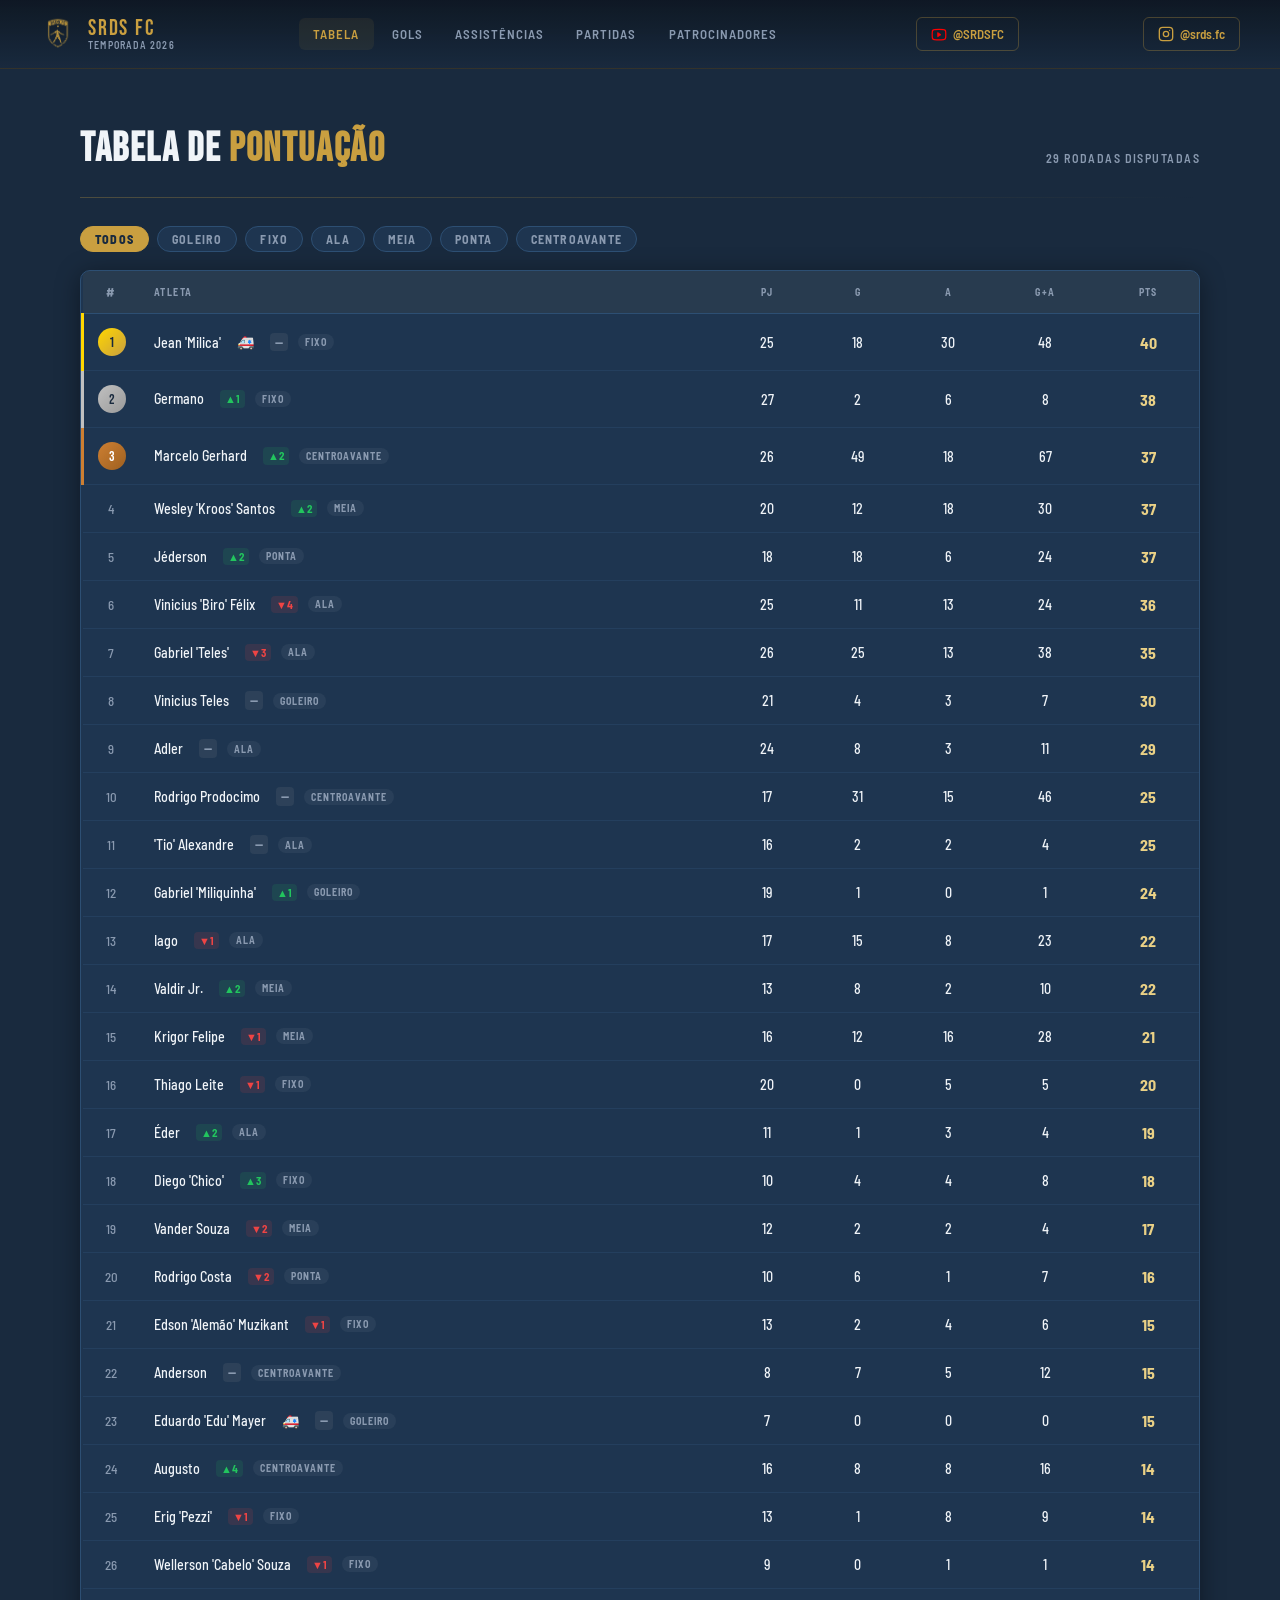
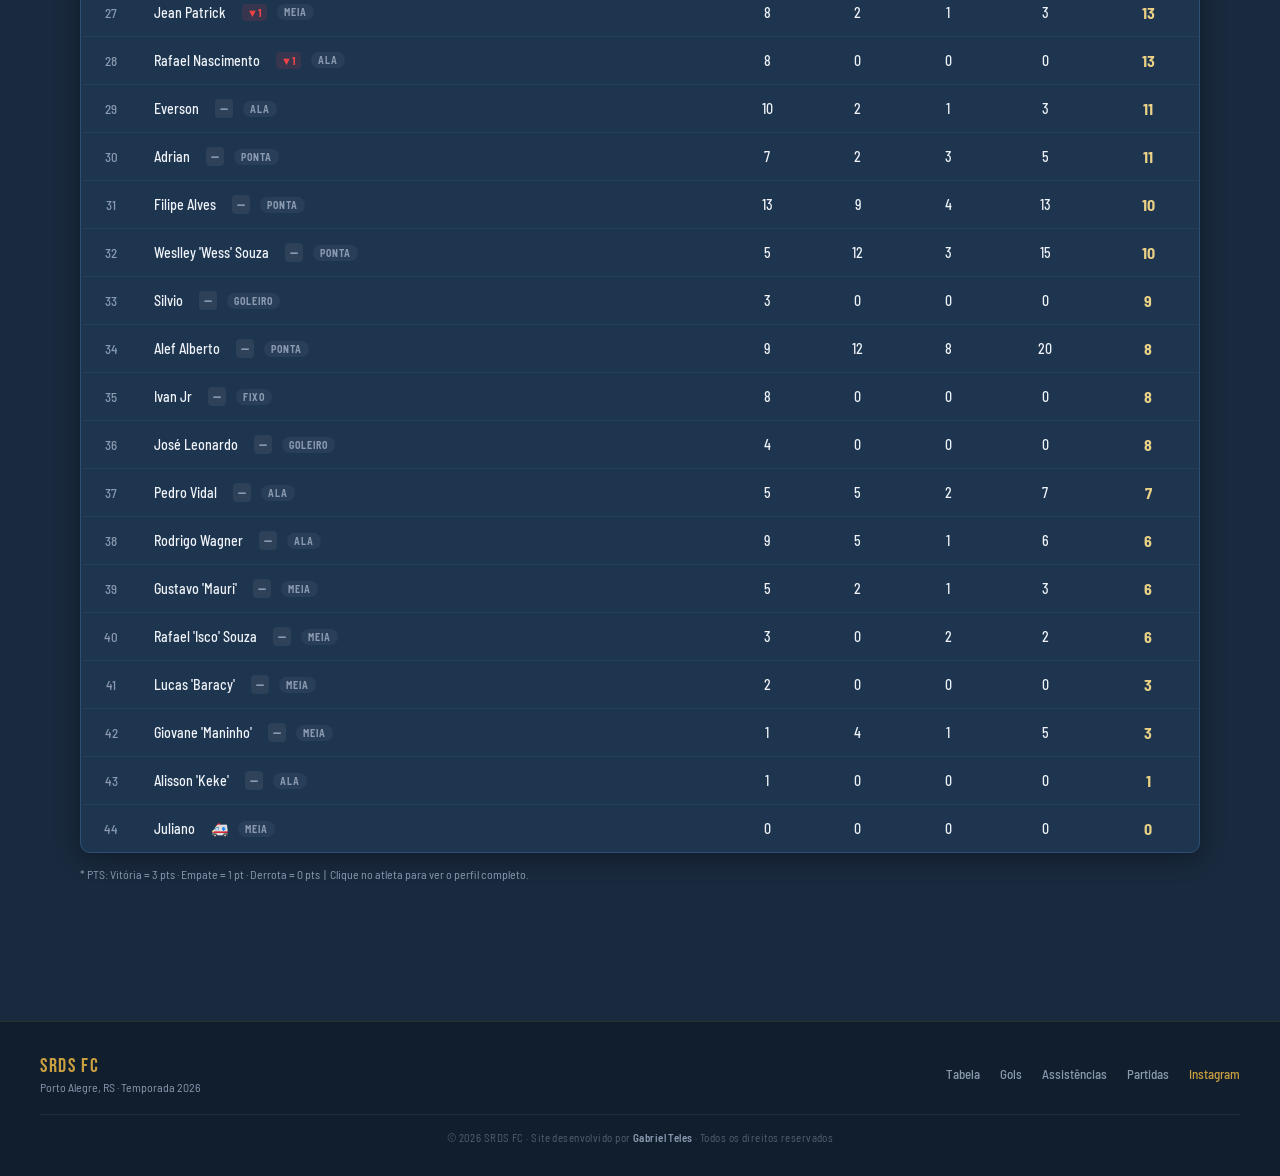
<file: tabela.html>
<!DOCTYPE html>
<html lang="pt-BR">

<head>
  <meta charset="UTF-8">
  <meta name="viewport" content="width=device-width, initial-scale=1.0">
  <title>SRDS FC — Tabela de Pontuação 2026</title>
  <link rel="icon" type="image/png" href="img/logo/logo-srds2.png">
  <meta name="description"
    content="Tabela de pontuação oficial do SRDS FC na temporada 2026. Ranking completo dos atletas com pontos, gols, assistências e participação em gols.">
  <meta name="author" content="SRDS FC">
  <meta name="robots" content="index, follow">
  <link rel="canonical" href="https://www.srdsfc.com.br/tabela.html">
  <meta property="og:type" content="website">
  <meta property="og:url" content="https://www.srdsfc.com.br/tabela.html">
  <meta property="og:title" content="SRDS FC — Tabela de Pontuação 2026">
  <meta property="og:description"
    content="Ranking completo dos atletas do SRDS FC na temporada 2026 de futebol amador em Porto Alegre.">
  <meta property="og:image" content="https://www.srdsfc.com.br/img/logo/logo-srds2.png">
  <meta property="og:locale" content="pt_BR">
  <meta property="og:site_name" content="SRDS FC">
  <meta name="twitter:card" content="summary_large_image">
  <meta name="twitter:title" content="SRDS FC — Tabela de Pontuação 2026">
  <meta name="twitter:description"
    content="Ranking completo dos atletas do SRDS FC na temporada 2026 de futebol amador em Porto Alegre.">
  <meta name="twitter:image" content="https://www.srdsfc.com.br/img/logo/logo-srds2.png">
  <script type="application/ld+json">
  {
    "@context": "https://schema.org",
    "@type": "WebPage", "name": "Tabela de Pontuação SRDS FC 2026", "description": "Ranking dos atletas com pontos, gols e assistências da temporada 2026.",
    "url": "https://www.srdsfc.com.br/tabela.html",
    "isPartOf": {
      "@type": "WebSite",
      "name": "SRDS FC",
      "url": "https://www.srdsfc.com.br"
    }
  }
  </script>
  <!-- Google tag (gtag.js) -->
  <script async src="https://www.googletagmanager.com/gtag/js?id=G-PMS5H3L4YL"></script>
  <script>
    window.dataLayer = window.dataLayer || [];
    function gtag() { dataLayer.push(arguments); }
    gtag('js', new Date());

    gtag('config', 'G-PMS5H3L4YL');
  </script>
  <link rel="stylesheet" href="css/style.css">
  <link rel="preconnect" href="https://fonts.googleapis.com">
  <link rel="preconnect" href="https://fonts.gstatic.com" crossorigin>
</head>

<body>

  <header class="site-header"></header>

  <main class="section fade-in">
    <div class="section-header">
      <h2 class="section-title">Tabela de <span>Pontuação</span></h2>
      <span class="section-meta" id="matchesPlayed"></span>
    </div>
    <div class="gold-line"></div>

    <div class="ranking-filter-bar" id="filterBar"></div>
    <div class="standings-table-wrap">
      <table class="standings-table" id="standingsTable">
        <thead>
          <tr>
            <th class="col-rank">#</th>
            <th class="col-name">Atleta</th>
            <th title="Partidas Jogadas">PJ</th>
            <th title="Gols">G</th>
            <th title="Assistências">A</th>
            <th title="Participação em Gols (Gols + Assistências)">G+A</th>
            <th title="Pontos">PTS</th>
          </tr>
        </thead>
        <tbody id="standingsBody"></tbody>
      </table>
    </div>

    <p style="margin-top:14px; font-size:12px; color:var(--cinza); font-family:'Barlow Semi Condensed',sans-serif;">
      * PTS: Vitória = 3 pts · Empate = 1 pt · Derrota = 0 pts &nbsp;|&nbsp; Clique no atleta para ver o perfil
      completo.
    </p>
  </main>

  <footer class="site-footer"></footer>

  <script src="js/data.js"></script>
  <script src="js/components.js"></script>
  <script>
    renderHeader('tabela.html');
    renderFooter();

    const disputadas = SRDS.matches.filter(m => m.result !== null).length;
    document.getElementById('matchesPlayed').textContent =
      disputadas + ' rodada' + (disputadas !== 1 ? 's' : '') + ' disputada' + (disputadas !== 1 ? 's' : '');

    const allStandings = getStandings();
    const movement     = getRankingMovement('standings');
    const tbody        = document.getElementById('standingsBody');
    const filterBar    = document.getElementById('filterBar');

    const POSICOES = ['Goleiro','Fixo','Ala','Meia','Ponta','Centroavante'];
    let   filtroAtivo = null;

    // ── Botão "Todos" ──
    const btnTodos = document.createElement('button');
    btnTodos.className   = 'filter-btn active';
    btnTodos.textContent = 'Todos';
    btnTodos.addEventListener('click', function() { aplicarFiltro(null); });
    filterBar.appendChild(btnTodos);

    // ── Botões de posição (só cria se houver atletas naquela posição) ──
    POSICOES.forEach(function(pos) {
      if (!allStandings.some(function(p) { return p.position === pos; })) return;
      var btn = document.createElement('button');
      btn.className   = 'filter-btn';
      btn.textContent = pos;
      btn.addEventListener('click', function() { aplicarFiltro(pos); });
      filterBar.appendChild(btn);
    });

    function aplicarFiltro(pos) {
      filtroAtivo = pos;
      filterBar.querySelectorAll('.filter-btn').forEach(function(b) {
        b.classList.toggle('active', b.textContent === (pos || 'Todos'));
      });
      renderizarTabela();
    }

    function renderizarTabela() {
      tbody.innerHTML = '';

      // Mantém rank global real, filtra por posição se necessário
      var filtrados = allStandings.map(function(p, i) {
        return Object.assign({}, p, { globalRank: i + 1 });
      }).filter(function(p) {
        return !filtroAtivo || p.position === filtroAtivo;
      });

      filtrados.forEach(function(p) {
        var rank    = p.globalRank;
        var ga      = p.stats.goals + p.stats.assists;
        var rowCls  = rank <= 3 ? ' row-top' + rank : '';
        var rankCell = rank <= 3
          ? '<td class="col-rank"><span class="rank-badge rank-' + rank + '">' + rank + '</span></td>'
          : '<td class="col-rank">' + rank + '</td>';
        var injuryTag = p.injury ? ' <span class="ranking-injury-tag">🚑</span>' : '';
        var movBadge  = renderMovementBadge(movement[p.id]);

        var tr = document.createElement('tr');
        tr.className = rowCls;
        tr.innerHTML =
          rankCell +
          '<td class="col-name"><div class="player-name-cell">' +
            p.name + injuryTag + movBadge +
            '<span class="player-pos-pill">' + p.position + '</span>' +
          '</div></td>' +
          '<td>' + p.stats.matches  + '</td>' +
          '<td>' + p.stats.goals    + '</td>' +
          '<td>' + p.stats.assists  + '</td>' +
          '<td>' + ga               + '</td>' +
          '<td class="col-points">' + p.stats.points + '</td>';

        tr.addEventListener('click', function() {
          window.location.href = 'jogador.html?id=' + p.id;
        });
        tbody.appendChild(tr);
      });

      if (filtrados.length === 0) {
        var tr = document.createElement('tr');
        var td = document.createElement('td');
        td.colSpan = 7;
        td.style.cssText = 'text-align:center;color:var(--cinza);padding:20px;font-family:Barlow Semi Condensed,sans-serif;';
        td.textContent = 'Nenhum atleta nessa posição.';
        tr.appendChild(td);
        tbody.appendChild(tr);
      }
    }

    renderizarTabela();
  </script>
</body>

</html>
</file>
<file: css/style.css>
/* ============================================================
   SRDS FC — Global Stylesheet
   Fontes: Bebas Neue (títulos), Barlow Semi Condensed (stats),
           Barlow (corpo)
   ============================================================ */

@import url('https://fonts.googleapis.com/css2?family=Bebas+Neue&family=Barlow+Semi+Condensed:wght@300;400;500;600;700&family=Barlow:wght@300;400;500&display=swap');

/* ── Variáveis ── */
:root {
  --azul:        #192a3e;
  --azul-medio:  #1e3550;
  --azul-claro:  #243d5e;
  --azul-borda:  #2d4f73;
  --ouro:        #c99f40;
  --ouro-claro:  #ead186;
  --ouro-escuro: #9a7828;
  --vermelho:    #9e2e46;
  --vermelho-claro: #b83a56;
  --branco:      #f0f4f8;
  --cinza:       #8a9ab0;
  --cinza-escuro:#556070;
  --sombra:      0 4px 24px rgba(0,0,0,0.4);
  --sombra-ouro: 0 0 20px rgba(201,159,64,0.15);
  --radius:      10px;
  --radius-sm:   6px;
  --transition:  0.25s ease;
}

/* ── Reset ── */
*, *::before, *::after { box-sizing: border-box; margin: 0; padding: 0; }

html { scroll-behavior: smooth; }

body {
  font-family: 'Barlow', sans-serif;
  background: var(--azul);
  color: var(--branco);
  min-height: 100vh;
  overflow-x: hidden;
}

a { color: inherit; text-decoration: none; }
img { max-width: 100%; display: block; }
button { cursor: pointer; border: none; background: none; font-family: inherit; color: inherit; }
ul { list-style: none; }

/* ── Tipografia ── */
.font-display { font-family: 'Bebas Neue', sans-serif; letter-spacing: 0.04em; }
.font-stats   { font-family: 'Barlow Semi Condensed', sans-serif; }

h1, h2, h3 { font-family: 'Bebas Neue', sans-serif; letter-spacing: 0.04em; line-height: 1; }

/* ── Scrollbar ── */
::-webkit-scrollbar { width: 6px; }
::-webkit-scrollbar-track { background: var(--azul-medio); }
::-webkit-scrollbar-thumb { background: var(--azul-borda); border-radius: 3px; }
::-webkit-scrollbar-thumb:hover { background: var(--ouro-escuro); }

/* ────────────────────────────────────────────────────────────
   HEADER / NAV
   ──────────────────────────────────────────────────────────── */
.site-header {
  position: sticky;
  top: 0;
  z-index: 100;
  background: linear-gradient(180deg, rgba(15,24,36,0.98) 0%, rgba(25,42,62,0.96) 100%);
  backdrop-filter: blur(12px);
  border-bottom: 1px solid rgba(201,159,64,0.2);
  padding: 0 clamp(16px, 4vw, 40px);
}

.header-inner {
  max-width: 1200px;
  margin: 0 auto;
  height: 68px;
  display: flex;
  align-items: center;
  justify-content: space-between;
  gap: 16px;
  min-width: 0;
}

/* Logo */
.site-logo {
  display: flex;
  align-items: center;
  gap: 12px;
  flex-shrink: 0;
}
.site-logo .header-logo-img {
  width: 44px;
  height: 44px;
  object-fit: contain;
  flex-shrink: 0;
}
.site-logo-text { display: flex; flex-direction: column; line-height: 1; min-width: 0; }
.site-logo-text .club-name { font-family: 'Bebas Neue', sans-serif; font-size: 22px; letter-spacing: 0.08em; color: var(--ouro); }
.site-logo-text .season-badge { font-family: 'Barlow Semi Condensed', sans-serif; font-size: 10px; font-weight: 600; color: var(--cinza); letter-spacing: 0.12em; text-transform: uppercase; }

/* Nav links */
.nav-links {
  display: flex;
  align-items: center;
  gap: 4px;
}
.nav-link {
  font-family: 'Barlow Semi Condensed', sans-serif;
  font-size: 13px;
  font-weight: 600;
  letter-spacing: 0.08em;
  text-transform: uppercase;
  color: var(--cinza);
  padding: 8px 14px;
  border-radius: var(--radius-sm);
  transition: color var(--transition), background var(--transition);
  white-space: nowrap;
}
.nav-link:hover, .nav-link.active {
  color: var(--ouro);
  background: rgba(201,159,64,0.08);
}

/* Instagram e YouTube — mesmo tamanho/padding, cores da respectiva marca */
.nav-instagram,
.nav-youtube {
  display: flex;
  align-items: center;
  gap: 6px;
  font-family: 'Barlow Semi Condensed', sans-serif;
  font-size: 13px;
  font-weight: 600;
  padding: 8px 14px;
  border-radius: var(--radius-sm);
  transition: all var(--transition);
  flex-shrink: 0;
  white-space: nowrap;
}

.nav-instagram {
  color: var(--ouro);
  border: 1px solid rgba(201,159,64,0.3);
}
.nav-instagram:hover { background: rgba(201,159,64,0.1); border-color: var(--ouro); }
.nav-instagram svg { width: 16px; height: 16px; }

.nav-youtube {
  color: var(--ouro);
  border: 1px solid rgba(201,159,64,0.3);
}
.nav-youtube:hover { background: rgba(201,159,64,0.1); border-color: var(--ouro); }
.nav-youtube svg { width: 16px; height: 16px; color: #ff0000; }

/* Hamburger */
.hamburger {
  display: none;
  flex-direction: column;
  gap: 5px;
  padding: 8px;
  border-radius: var(--radius-sm);
  transition: background var(--transition);
}
.hamburger:hover { background: rgba(255,255,255,0.05); }
.hamburger span {
  display: block;
  width: 22px;
  height: 2px;
  background: var(--branco);
  border-radius: 2px;
  transition: all var(--transition);
}
.hamburger.open span:nth-child(1) { transform: translateY(7px) rotate(45deg); }
.hamburger.open span:nth-child(2) { opacity: 0; }
.hamburger.open span:nth-child(3) { transform: translateY(-7px) rotate(-45deg); }

/* Mobile nav drawer */
.nav-drawer {
  display: none;
  flex-direction: column;
  gap: 2px;
  padding: 12px 16px 20px;
  border-top: 1px solid rgba(201,159,64,0.1);
  background: rgba(15,24,36,0.99);
}
.nav-drawer.open { display: flex; }
.nav-drawer .nav-link { padding: 12px 16px; font-size: 15px; }
.nav-drawer .nav-instagram,
.nav-drawer .nav-youtube {
  margin-top: 8px;
  justify-content: center;
}

/* ────────────────────────────────────────────────────────────
   HERO
   ──────────────────────────────────────────────────────────── */
.hero {
  position: relative;
  padding: clamp(48px, 10vw, 90px) clamp(16px, 4vw, 40px);
  text-align: center;
  overflow: hidden;
}
.hero::before {
  content: '';
  position: absolute;
  inset: 0;
  background:
    radial-gradient(ellipse 80% 60% at 50% 0%, rgba(201,159,64,0.12) 0%, transparent 70%),
    radial-gradient(ellipse 60% 80% at 80% 50%, rgba(158,46,70,0.08) 0%, transparent 70%);
  pointer-events: none;
}
/* Hero logo real */
.hero-logo-img {
  width: clamp(120px, 24vw, 180px);
  height: clamp(120px, 24vw, 180px);
  object-fit: contain;
  margin: 0 auto 24px;
  display: block;
  filter: drop-shadow(0 0 30px rgba(201,159,64,0.45)) drop-shadow(0 0 60px rgba(201,159,64,0.2));
  animation: floatCrest 4s ease-in-out infinite;
}
/* Mantém compatibilidade com o wrapper .hero-crest caso ainda exista */
.hero-crest {
  display: contents;
}
@keyframes floatCrest {
  0%, 100% { transform: translateY(0); }
  50%       { transform: translateY(-8px); }
}
.hero-title {
  font-size: clamp(52px, 12vw, 96px);
  color: var(--ouro);
  margin-bottom: 8px;
  animation: fadeUp 0.7s ease both;
}
.hero-subtitle {
  font-family: 'Barlow Semi Condensed', sans-serif;
  font-size: clamp(13px, 2.5vw, 16px);
  font-weight: 500;
  color: var(--cinza);
  letter-spacing: 0.16em;
  text-transform: uppercase;
  animation: fadeUp 0.7s ease 0.1s both;
}
.hero-divider {
  width: 60px;
  height: 2px;
  background: linear-gradient(90deg, transparent, var(--ouro), transparent);
  margin: 24px auto;
  animation: fadeUp 0.7s ease 0.2s both;
}

@keyframes fadeUp {
  from { opacity: 0; transform: translateY(20px); }
  to   { opacity: 1; transform: translateY(0); }
}

/* ────────────────────────────────────────────────────────────
   SEÇÃO GENÉRICA
   ──────────────────────────────────────────────────────────── */
.section {
  max-width: 1200px;
  margin: 0 auto;
  padding: clamp(32px, 6vw, 60px) clamp(16px, 4vw, 40px);
}
.section + .section { padding-top: 0; }

.section-header {
  display: flex;
  align-items: flex-end;
  justify-content: space-between;
  gap: 16px;
  margin-bottom: 28px;
  flex-wrap: wrap;
}
.section-title {
  font-size: clamp(28px, 5vw, 40px);
  color: var(--branco);
  line-height: 1;
}
.section-title span { color: var(--ouro); }
.section-meta {
  font-family: 'Barlow Semi Condensed', sans-serif;
  font-size: 12px;
  font-weight: 600;
  color: var(--cinza);
  letter-spacing: 0.12em;
  text-transform: uppercase;
  padding-bottom: 4px;
}

/* Gold line separator */
.gold-line {
  width: 100%;
  height: 1px;
  background: linear-gradient(90deg, var(--ouro), transparent);
  margin-bottom: 28px;
  opacity: 0.3;
}

/* ────────────────────────────────────────────────────────────
   TABELA DE CLASSIFICAÇÃO
   ──────────────────────────────────────────────────────────── */
.standings-table-wrap {
  background: var(--azul-medio);
  border: 1px solid var(--azul-borda);
  border-radius: var(--radius);
  overflow-x: auto;
  -webkit-overflow-scrolling: touch;
  box-shadow: var(--sombra);
}

.standings-table {
  width: 100%;
  border-collapse: collapse;
  font-family: 'Barlow Semi Condensed', sans-serif;
}

.standings-table thead th {
  background: rgba(201,159,64,0.06);
  padding: 13px 14px;
  font-size: 10px;
  font-weight: 700;
  letter-spacing: 0.14em;
  text-transform: uppercase;
  color: var(--cinza);
  text-align: center;
  border-bottom: 1px solid var(--azul-borda);
  white-space: nowrap;
}
.standings-table thead th:nth-child(2) { text-align: left; }

.standings-table tbody tr {
  border-bottom: 1px solid rgba(45,79,115,0.4);
  transition: background var(--transition);
  cursor: pointer;
}
.standings-table tbody tr:last-child { border-bottom: none; }
.standings-table tbody tr:hover { background: rgba(201,159,64,0.05); }

.standings-table tbody td {
  padding: 14px;
  text-align: center;
  font-size: 14px;
  font-weight: 500;
  color: var(--branco);
  white-space: nowrap;
}

/* Rank column */
.col-rank {
  width: 48px;
  color: var(--cinza) !important;
  font-size: 13px !important;
}
.rank-badge {
  display: inline-flex;
  align-items: center;
  justify-content: center;
  width: 28px;
  height: 28px;
  border-radius: 50%;
  font-family: 'Bebas Neue', sans-serif;
  font-size: 14px;
  letter-spacing: 0;
}
.rank-1 { background: linear-gradient(135deg, #FFD700, #c99f40); color: #192a3e; }
.rank-2 { background: linear-gradient(135deg, #C0C0C0, #9a9a9a); color: #192a3e; }
.rank-3 { background: linear-gradient(135deg, #CD7F32, #9e6020); color: #fff; }

/* Name column */
.col-name { text-align: left !important; }
.player-name-cell {
  display: flex;
  align-items: center;
  gap: 10px;
}
.player-pos-pill {
  display: none;
  font-size: 10px;
  font-weight: 700;
  letter-spacing: 0.1em;
  text-transform: uppercase;
  color: var(--cinza);
  background: rgba(255,255,255,0.05);
  padding: 2px 7px;
  border-radius: 20px;
}
@media (min-width: 600px) { .player-pos-pill { display: inline-block; } }

/* Points column highlight */
.col-points {
  color: var(--ouro-claro) !important;
  font-weight: 700 !important;
  font-size: 16px !important;
}

/* Top 3 row highlight */
.row-top1 { border-left: 3px solid #FFD700; }
.row-top2 { border-left: 3px solid #C0C0C0; }
.row-top3 { border-left: 3px solid #CD7F32; }

/* Alternating rows */
.standings-table tbody tr:nth-child(even) {
  background: rgba(30,53,80,0.3);
}
.standings-table tbody tr:nth-child(even):hover {
  background: rgba(201,159,64,0.05);
}

/* ────────────────────────────────────────────────────────────
   RANKING (GOLS / ASSISTÊNCIAS)
   ──────────────────────────────────────────────────────────── */
.ranking-list {
  display: flex;
  flex-direction: column;
  gap: 8px;
}

.ranking-item {
  display: flex;
  align-items: center;
  gap: 14px;
  background: var(--azul-medio);
  border: 1px solid var(--azul-borda);
  border-radius: var(--radius);
  padding: 14px 18px;
  transition: all var(--transition);
  cursor: pointer;
}
.ranking-item:hover {
  border-color: var(--ouro-escuro);
  background: rgba(30,53,80,0.9);
  transform: translateX(4px);
}
.ranking-item:hover .ranking-name { color: var(--ouro-claro); }

.ranking-pos {
  font-family: 'Bebas Neue', sans-serif;
  font-size: 20px;
  color: var(--cinza);
  width: 28px;
  text-align: center;
  flex-shrink: 0;
}
.ranking-pos.top1 { color: #FFD700; }
.ranking-pos.top2 { color: #C0C0C0; }
.ranking-pos.top3 { color: #CD7F32; }

.ranking-bar-wrap {
  flex: 1;
  display: flex;
  flex-direction: column;
  gap: 6px;
  min-width: 0;
}
.ranking-name {
  font-family: 'Barlow Semi Condensed', sans-serif;
  font-size: 15px;
  font-weight: 600;
  transition: color var(--transition);
  white-space: nowrap;
  overflow: hidden;
  text-overflow: ellipsis;
}
.ranking-bar-bg {
  height: 4px;
  background: var(--azul-borda);
  border-radius: 2px;
  overflow: hidden;
}
.ranking-bar-fill {
  height: 100%;
  border-radius: 2px;
  background: linear-gradient(90deg, var(--ouro), var(--ouro-claro));
  transition: width 0.8s cubic-bezier(0.23, 1, 0.32, 1);
}
.ranking-bar-fill.red { background: linear-gradient(90deg, var(--vermelho), var(--vermelho-claro)); }

.ranking-value {
  font-family: 'Bebas Neue', sans-serif;
  font-size: 28px;
  color: var(--ouro);
  flex-shrink: 0;
  letter-spacing: 0.02em;
}
.ranking-value.red { color: var(--vermelho-claro); }

.ranking-position {
  font-family: 'Barlow Semi Condensed', sans-serif;
  font-size: 11px;
  color: var(--cinza);
  font-weight: 500;
  flex-shrink: 0;
}

/* ────────────────────────────────────────────────────────────
   SOBRE O TIME
   ──────────────────────────────────────────────────────────── */
.about-grid {
  display: grid;
  grid-template-columns: 1fr 1fr;
  gap: 24px;
  align-items: start;
}
@media (max-width: 768px) { .about-grid { grid-template-columns: 1fr; } }

.about-text {
  font-size: 15px;
  line-height: 1.75;
  color: rgba(240,244,248,0.8);
  white-space: pre-line;
}

.about-stats-grid {
  display: grid;
  grid-template-columns: 1fr 1fr;
  gap: 12px;
}

.stat-box {
  background: var(--azul-medio);
  border: 1px solid var(--azul-borda);
  border-radius: var(--radius);
  padding: 18px 16px;
  text-align: center;
  transition: border-color var(--transition);
}
.stat-box:hover { border-color: var(--ouro-escuro); }
.stat-box-value {
  font-family: 'Bebas Neue', sans-serif;
  font-size: 36px;
  color: var(--ouro);
  line-height: 1;
  margin-bottom: 4px;
}
.stat-box-label {
  font-family: 'Barlow Semi Condensed', sans-serif;
  font-size: 11px;
  font-weight: 600;
  text-transform: uppercase;
  letter-spacing: 0.12em;
  color: var(--cinza);
}

/* ────────────────────────────────────────────────────────────
   ÚLTIMAS PARTIDAS
   ──────────────────────────────────────────────────────────── */
.matches-grid {
  display: grid;
  grid-template-columns: repeat(auto-fill, minmax(200px, 1fr));
  gap: 12px;
}

.match-card {
  background: var(--azul-medio);
  border: 1px solid var(--azul-borda);
  border-radius: var(--radius);
  padding: 16px;
  text-align: center;
  transition: border-color var(--transition), transform var(--transition);
}
.match-card:hover { border-color: var(--azul-borda); transform: translateY(-2px); }

.match-round {
  font-family: 'Barlow Semi Condensed', sans-serif;
  font-size: 10px;
  font-weight: 700;
  letter-spacing: 0.14em;
  text-transform: uppercase;
  color: var(--cinza);
  margin-bottom: 8px;
}
.match-date {
  font-family: 'Bebas Neue', sans-serif;
  font-size: 20px;
  color: var(--ouro);
  margin-bottom: 8px;
}
.match-badge {
  display: inline-block;
  font-family: 'Barlow Semi Condensed', sans-serif;
  font-size: 10px;
  font-weight: 700;
  letter-spacing: 0.1em;
  text-transform: uppercase;
  background: rgba(201,159,64,0.1);
  color: var(--ouro-claro);
  padding: 3px 10px;
  border-radius: 20px;
  border: 1px solid rgba(201,159,64,0.2);
}

/* ────────────────────────────────────────────────────────────
   PERFIL DO JOGADOR
   ──────────────────────────────────────────────────────────── */
.player-profile-page {
  max-width: 1000px;
  margin: 0 auto;
  padding: clamp(24px, 5vw, 48px) clamp(16px, 4vw, 40px);
}

/* Navigation arrows */
.player-nav {
  display: flex;
  align-items: center;
  justify-content: space-between;
  gap: 16px;
  margin-bottom: 32px;
}
.player-nav-btn {
  display: flex;
  align-items: center;
  gap: 8px;
  font-family: 'Barlow Semi Condensed', sans-serif;
  font-size: 13px;
  font-weight: 600;
  letter-spacing: 0.08em;
  text-transform: uppercase;
  color: var(--cinza);
  padding: 10px 16px;
  border: 1px solid var(--azul-borda);
  border-radius: var(--radius-sm);
  background: var(--azul-medio);
  transition: all var(--transition);
}
.player-nav-btn:hover { color: var(--ouro); border-color: var(--ouro-escuro); }
.player-nav-btn svg { width: 16px; height: 16px; flex-shrink: 0; }
.player-nav-center {
  font-family: 'Barlow Semi Condensed', sans-serif;
  font-size: 12px;
  font-weight: 600;
  color: var(--cinza);
  text-align: center;
  letter-spacing: 0.1em;
  text-transform: uppercase;
}

/* Profile hero */
.profile-hero {
  display: grid;
  grid-template-columns: auto 1fr;
  gap: 32px;
  align-items: start;
  margin-bottom: 36px;
}
@media (max-width: 640px) {
  .profile-hero { grid-template-columns: 1fr; }
}

/* Flip card */
.flip-card-container {
  perspective: 1000px;
  width: 200px;
  height: 260px;
  flex-shrink: 0;
  cursor: pointer;
  margin: 0 auto;
}
.flip-card {
  position: relative;
  width: 100%;
  height: 100%;
  transform-style: preserve-3d;
  -webkit-transform-style: preserve-3d;
  transition: transform 0.6s cubic-bezier(0.4, 0.2, 0.2, 1);
  -webkit-transition: -webkit-transform 0.6s cubic-bezier(0.4, 0.2, 0.2, 1);

  /* FIX iOS */
  will-change: transform;
}

/* FIX SAFARI / iOS - Flip 3D */
.flip-card-inner {
  width: 100%;
  height: 100%;
  display: flex;
  flex-direction: column;
  align-items: center;
  justify-content: flex-end;
  position: relative;

  /* FIX iOS */
  transform-style: preserve-3d;
  -webkit-transform-style: preserve-3d;

  transform: translateZ(0);
  -webkit-transform: translateZ(0);
}

.flip-card-front,
.flip-card-back {
  transform: translateZ(0);
  -webkit-transform: translateZ(0);
}

.flip-card-front *,
.flip-card-back * {
  backface-visibility: hidden;
  -webkit-backface-visibility: hidden;
}

.flip-card.flipped { transform: rotateY(180deg); }
.flip-card-front, .flip-card-back {
  position: absolute;
  inset: 0;
  backface-visibility: hidden;
  border-radius: var(--radius);
  overflow: hidden;
}
.flip-card-back { transform: rotateY(180deg); }

.flip-card-front .flip-card-inner {
  background: linear-gradient(180deg, #192a3e 0%, #0f1c2b 100%);
  border: 1px solid var(--azul-borda);
}
.flip-card-back .flip-card-inner {
  background: linear-gradient(180deg, #3a1020 0%, #1a0510 100%);
  border: 1px solid rgba(158,46,70,0.4);
}

.flip-card-number {
  font-family: 'Bebas Neue', sans-serif;
  font-size: 22px;
  line-height: 1;
  color: var(--ouro-claro);
  opacity: 0.85;
  margin-left: auto;
  flex-shrink: 0;
}
.flip-card-back .flip-card-number {
  color: var(--ouro-claro);
  opacity: 0.7;
}

.flip-card-avatar {
  flex: 1;
  display: flex;
  align-items: flex-end;
  justify-content: center;
  width: 100%;
  overflow: hidden;
  position: relative;
}
.flip-card-avatar img {
  width: 100%;
  height: 100%;
  object-fit: cover;
  object-position: top center;
  position: absolute;
  top: 0;
  left: 0;
}
.avatar-silhouette {
  width: 90px;
  height: 110px;
  opacity: 0.25;
}

.flip-card-name-bar {
  width: 100%;
  padding: 10px 12px;
  background: linear-gradient(0deg, rgba(0,0,0,0.75) 0%, rgba(0,0,0,0.4) 60%, transparent 100%);
  display: flex;
  align-items: flex-end;
  justify-content: space-between;
  gap: 6px;
  position: relative;
  z-index: 1;
}
.flip-card-name {
  font-family: 'Bebas Neue', sans-serif;
  font-size: 15px;
  letter-spacing: 0.08em;
  color: var(--branco);
}
.flip-card-uni-label {
  font-family: 'Barlow Semi Condensed', sans-serif;
  font-size: 10px;
  font-weight: 600;
  letter-spacing: 0.12em;
  text-transform: uppercase;
  color: var(--cinza);
}
.flip-card-front .flip-card-uni-label { color: rgba(201,159,64,0.7); }
.flip-card-back .flip-card-uni-label { color: rgba(234,209,134,0.6); }

.flip-hint {
  text-align: center;
  font-family: 'Barlow Semi Condensed', sans-serif;
  font-size: 11px;
  font-weight: 500;
  color: var(--cinza);
  margin-top: 8px;
  letter-spacing: 0.06em;
}
.flip-hint svg { display: inline; vertical-align: middle; margin-right: 4px; }

/* Player info */
.profile-info { display: flex; flex-direction: column; gap: 16px; }
.profile-name {
  font-size: clamp(36px, 8vw, 60px);
  color: var(--branco);
  line-height: 1;
}
.profile-fullname {
  font-family: 'Barlow Semi Condensed', sans-serif;
  font-size: 14px;
  font-weight: 500;
  color: var(--cinza);
  margin-top: 4px;
}
.profile-tags {
  display: flex;
  flex-wrap: wrap;
  gap: 8px;
}
.profile-tag {
  font-family: 'Barlow Semi Condensed', sans-serif;
  font-size: 12px;
  font-weight: 700;
  letter-spacing: 0.1em;
  text-transform: uppercase;
  padding: 4px 12px;
  border-radius: 20px;
  border: 1px solid;
}
.tag-position { color: var(--ouro-claro); border-color: rgba(201,159,64,0.3); background: rgba(201,159,64,0.08); }
.tag-number { color: var(--cinza); border-color: var(--azul-borda); background: rgba(255,255,255,0.04); }
.tag-foot { color: var(--branco); border-color: var(--azul-borda); }

/* Ranking indicators */
.profile-ranks {
  display: flex;
  flex-wrap: wrap;
  gap: 10px;
}
.rank-indicator {
  display: flex;
  align-items: center;
  gap: 6px;
  font-family: 'Barlow Semi Condensed', sans-serif;
  font-size: 12px;
  font-weight: 600;
  color: var(--cinza);
  background: var(--azul-medio);
  border: 1px solid var(--azul-borda);
  padding: 6px 12px;
  border-radius: var(--radius-sm);
}
.rank-indicator .rank-num {
  font-family: 'Bebas Neue', sans-serif;
  font-size: 18px;
  color: var(--ouro);
}

/* Stats grid */
.profile-stats-grid {
  display: grid;
  grid-template-columns: repeat(4, 1fr);
  gap: 12px;
  margin-bottom: 28px;
}
@media (max-width: 500px) { .profile-stats-grid { grid-template-columns: repeat(2, 1fr); } }

.profile-stat-card {
  background: var(--azul-medio);
  border: 1px solid var(--azul-borda);
  border-radius: var(--radius);
  padding: 16px 12px;
  text-align: center;
  transition: border-color var(--transition);
}
.profile-stat-card:hover { border-color: var(--ouro-escuro); }
.profile-stat-value {
  font-family: 'Bebas Neue', sans-serif;
  font-size: 38px;
  color: var(--ouro);
  line-height: 1;
  margin-bottom: 4px;
}
.profile-stat-label {
  font-family: 'Barlow Semi Condensed', sans-serif;
  font-size: 10px;
  font-weight: 700;
  letter-spacing: 0.12em;
  text-transform: uppercase;
  color: var(--cinza);
}

/* Averages */
.averages-grid {
  display: grid;
  grid-template-columns: repeat(3, 1fr);
  gap: 12px;
  margin-bottom: 28px;
}
@media (max-width: 500px) { .averages-grid { grid-template-columns: 1fr; } }

.avg-card {
  background: rgba(201,159,64,0.05);
  border: 1px solid rgba(201,159,64,0.15);
  border-radius: var(--radius);
  padding: 14px;
  text-align: center;
}
.avg-value {
  font-family: 'Bebas Neue', sans-serif;
  font-size: 28px;
  color: var(--ouro-claro);
  line-height: 1;
  margin-bottom: 4px;
}
.avg-label {
  font-family: 'Barlow Semi Condensed', sans-serif;
  font-size: 10px;
  font-weight: 700;
  letter-spacing: 0.1em;
  text-transform: uppercase;
  color: var(--cinza);
}

/* Awards section */
.awards-section {
  margin-top: 32px;
  border-top: 1px solid var(--azul-borda);
  padding-top: 28px;
}
.awards-title {
  font-size: 24px;
  color: var(--branco);
  margin-bottom: 16px;
}
.awards-title span { color: var(--ouro); }

.awards-grid {
  display: flex;
  flex-wrap: wrap;
  gap: 12px;
}
.award-card {
  display: flex;
  align-items: center;
  gap: 12px;
  background: var(--azul-medio);
  border: 1px solid var(--azul-borda);
  border-radius: var(--radius);
  padding: 14px 18px;
  transition: border-color var(--transition);
  min-width: 200px;
}
.award-card:hover { border-color: var(--ouro-escuro); }
.award-icon { font-size: 28px; flex-shrink: 0; }
.award-info {}
.award-title {
  font-family: 'Barlow Semi Condensed', sans-serif;
  font-size: 14px;
  font-weight: 700;
  color: var(--ouro-claro);
}
.award-year {
  font-family: 'Barlow Semi Condensed', sans-serif;
  font-size: 12px;
  color: var(--cinza);
  font-weight: 500;
}

/* ============================================================
   Maiores Parceiros de Elenco
   ============================================================ */
.partners-section {
  margin-top: 32px;
  border-top: 1px solid var(--azul-borda);
  padding-top: 28px;
}
.partners-subtitle {
  font-family: 'Barlow Semi Condensed', sans-serif;
  font-size: 13px;
  color: var(--cinza);
  margin: -8px 0 16px;
}

.partners-grid {
  display: grid;
  grid-template-columns: repeat(3, 1fr);
  gap: 14px;
}
@media (max-width: 760px) {
  .partners-grid { grid-template-columns: 1fr; }
}

.partner-card {
  display: flex;
  flex-direction: column;
  gap: 10px;
  background: var(--azul-medio);
  border: 1px solid var(--azul-borda);
  border-radius: var(--radius);
  padding: 16px 18px;
  text-decoration: none;
  transition: border-color var(--transition), transform var(--transition), background var(--transition);
}
.partner-card:hover { transform: translateY(-2px); }

.partner-card-icon { font-size: 22px; }
.partner-card-label {
  font-family: 'Barlow Semi Condensed', sans-serif;
  font-size: 12px;
  font-weight: 700;
  letter-spacing: 0.06em;
  text-transform: uppercase;
  color: var(--cinza);
}

.partner-card-body {
  display: flex;
  align-items: center;
  gap: 12px;
  margin-top: 2px;
}
.partner-photo {
  width: 44px;
  height: 44px;
  border-radius: 50%;
  object-fit: cover;
  border: 2px solid var(--azul-borda);
  flex-shrink: 0;
}
.partner-photo-ph {
  width: 44px;
  height: 44px;
  border-radius: 50%;
  background: rgba(255,255,255,0.06);
  border: 2px solid var(--azul-borda);
  display: flex;
  align-items: center;
  justify-content: center;
  font-family: 'Bebas Neue', sans-serif;
  font-size: 18px;
  color: var(--cinza);
  flex-shrink: 0;
}
.partner-card-info { min-width: 0; }
.partner-card-name {
  font-family: 'Bebas Neue', sans-serif;
  font-size: 18px;
  letter-spacing: 0.03em;
  color: var(--branco);
  line-height: 1.15;
  white-space: nowrap;
  overflow: hidden;
  text-overflow: ellipsis;
}
.partner-card-stat {
  font-family: 'Barlow Semi Condensed', sans-serif;
  font-size: 12px;
  color: var(--cinza);
  margin-top: 1px;
}

/* Cores temáticas por categoria */
.partner-card.partner-jogou:hover  { border-color: var(--ouro-escuro); }
.partner-card.partner-venceu       { border-color: rgba(94,207,130,0.25); }
.partner-card.partner-venceu:hover { border-color: #5ecf82; background: rgba(94,207,130,0.06); }
.partner-card.partner-venceu .partner-card-icon { color: #5ecf82; }
.partner-card.partner-perdeu       { border-color: rgba(228,115,138,0.25); }
.partner-card.partner-perdeu:hover { border-color: #e4738a; background: rgba(228,115,138,0.06); }
.partner-card.partner-perdeu .partner-card-icon { color: #e4738a; }

/* Estado vazio — sem dados suficientes */
.partner-card-empty {
  align-items: center;
  justify-content: center;
  text-align: center;
  cursor: default;
  opacity: 0.6;
}
.partner-card-empty:hover { transform: none; border-color: var(--azul-borda); background: var(--azul-medio); }
.partner-empty-text {
  font-family: 'Barlow Semi Condensed', sans-serif;
  font-size: 13px;
  color: var(--cinza);
  font-style: italic;
  margin-top: 4px;
}

.no-awards {
  font-family: 'Barlow Semi Condensed', sans-serif;
  font-size: 14px;
  color: var(--cinza);
  font-style: italic;
}

/* ────────────────────────────────────────────────────────────
   PATROCINADORES
   ──────────────────────────────────────────────────────────── */
.sponsors-grid {
  display: grid;
  grid-template-columns: repeat(auto-fill, minmax(240px, 1fr));
  gap: 20px;
}

.sponsor-card {
  background: var(--azul-medio);
  border: 1px solid var(--azul-borda);
  border-radius: var(--radius);
  padding: 24px;
  text-align: center;
  transition: all var(--transition);
  text-decoration: none;
  display: block;
}
.sponsor-card:hover {
  border-color: var(--ouro-escuro);
  background: rgba(30,53,80,0.9);
  transform: translateY(-3px);
  box-shadow: var(--sombra-ouro);
}

.sponsor-logo-wrap {
  width: 100%;
  height: 100px;
  display: flex;
  align-items: center;
  justify-content: center;
  margin-bottom: 16px;
}
.sponsor-logo-wrap img {
  max-height: 90px;
  max-width: 100%;
  object-fit: contain;
  filter: brightness(0.9) contrast(1.05);
}
.sponsor-placeholder {
  width: 80px;
  height: 80px;
  background: rgba(255,255,255,0.05);
  border-radius: var(--radius);
  display: flex;
  align-items: center;
  justify-content: center;
  font-family: 'Bebas Neue', sans-serif;
  font-size: 32px;
  color: var(--azul-borda);
}

.sponsor-name {
  font-family: 'Barlow Semi Condensed', sans-serif;
  font-size: 16px;
  font-weight: 700;
  color: var(--branco);
  margin-bottom: 8px;
}
.sponsor-desc {
  font-size: 13px;
  color: var(--cinza);
  line-height: 1.5;
}
.sponsor-link-icon {
  display: inline-flex;
  align-items: center;
  gap: 4px;
  font-family: 'Barlow Semi Condensed', sans-serif;
  font-size: 12px;
  font-weight: 600;
  color: var(--ouro);
  margin-top: 12px;
  letter-spacing: 0.06em;
}

.sponsors-empty {
  grid-column: 1 / -1;
  text-align: center;
  padding: 60px 20px;
  color: var(--cinza);
}
.sponsors-empty-icon {
  font-size: 48px;
  margin-bottom: 16px;
}
.sponsors-empty p {
  font-family: 'Barlow Semi Condensed', sans-serif;
  font-size: 15px;
  line-height: 1.6;
}

/* ────────────────────────────────────────────────────────────
   FOOTER
   ──────────────────────────────────────────────────────────── */
.site-footer {
  margin-top: 80px;
  border-top: 1px solid rgba(201,159,64,0.15);
  background: rgba(10,18,28,0.5);
  padding: 32px clamp(16px, 4vw, 40px);
}
.footer-inner {
  max-width: 1200px;
  margin: 0 auto;
  display: flex;
  align-items: center;
  justify-content: space-between;
  gap: 16px;
  flex-wrap: wrap;
}
.footer-brand {
  font-family: 'Bebas Neue', sans-serif;
  font-size: 20px;
  color: var(--ouro);
  letter-spacing: 0.08em;
}
.footer-sub {
  font-family: 'Barlow Semi Condensed', sans-serif;
  font-size: 12px;
  color: var(--cinza);
  margin-top: 2px;
}
.footer-links {
  display: flex;
  align-items: center;
  gap: 20px;
}
.footer-link {
  font-family: 'Barlow Semi Condensed', sans-serif;
  font-size: 13px;
  font-weight: 500;
  color: var(--cinza);
  transition: color var(--transition);
}
.footer-link:hover { color: var(--ouro); }

.footer-copyright {
  max-width: 1200px;
  margin: 20px auto 0;
  padding-top: 16px;
  border-top: 1px solid rgba(255,255,255,0.06);
  font-family: 'Barlow Semi Condensed', sans-serif;
  font-size: 11px;
  font-weight: 400;
  color: var(--cinza-escuro);
  text-align: center;
  letter-spacing: 0.04em;
}
.footer-copyright strong { color: var(--cinza); font-weight: 600; }

/* ────────────────────────────────────────────────────────────
   UTILITÁRIOS
   ──────────────────────────────────────────────────────────── */
.text-gold { color: var(--ouro); }
.text-gold-light { color: var(--ouro-claro); }
.text-gray { color: var(--cinza); }
.text-center { text-align: center; }

.badge {
  display: inline-block;
  font-family: 'Barlow Semi Condensed', sans-serif;
  font-size: 10px;
  font-weight: 700;
  letter-spacing: 0.12em;
  text-transform: uppercase;
  padding: 3px 10px;
  border-radius: 20px;
}
.badge-gold { background: rgba(201,159,64,0.15); color: var(--ouro-claro); border: 1px solid rgba(201,159,64,0.25); }
.badge-red  { background: rgba(158,46,70,0.15); color: #e4738a; border: 1px solid rgba(158,46,70,0.3); }

.page-intro {
  font-family: 'Barlow Semi Condensed', sans-serif;
  font-size: 15px;
  font-weight: 400;
  color: var(--cinza);
  line-height: 1.6;
  max-width: 600px;
  margin-bottom: 28px;
}

/* ────────────────────────────────────────────────────────────
   RESPONSIVO
   ──────────────────────────────────────────────────────────── */
@media (max-width: 768px) {
  .hamburger { display: flex; }
  .nav-links, .nav-instagram, .nav-youtube { display: none; }

  .standings-table thead th:nth-child(4),
  .standings-table thead th:nth-child(5) { display: none; }
  .standings-table tbody td:nth-child(4),
  .standings-table tbody td:nth-child(5) { display: none; }

  .profile-stats-grid { grid-template-columns: repeat(2, 1fr); }
  .averages-grid { grid-template-columns: 1fr 1fr; }
  .award-card { min-width: unset; width: 100%; }
}

/* Cabeçalho em telas estreitas: reduz padding/gaps/tamanhos
   proativamente para nunca gerar rolagem lateral */
@media (max-width: 480px) {
  .site-header { padding: 0 12px; }
  .header-inner { gap: 8px; }
  .site-logo { gap: 8px; }
  .site-logo .header-logo-img { width: 34px; height: 34px; }
  .site-logo-text .club-name { font-size: 16px; letter-spacing: 0.04em; }
  .site-logo-text .season-badge { font-size: 9px; letter-spacing: 0.06em; }
  .hamburger { padding: 6px; }
  .hamburger span { width: 20px; }
}

@media (max-width: 360px) {
  .site-header { padding: 0 8px; }
  .header-inner { gap: 6px; }
  .site-logo { gap: 6px; }
  .site-logo .header-logo-img { width: 30px; height: 30px; }
  .site-logo-text .club-name { font-size: 14px; }
  .site-logo-text .season-badge { display: none; }
}

@media (max-width: 480px) {
  .averages-grid { grid-template-columns: 1fr; }

  .standings-table thead th:nth-child(3) { display: none; }
  .standings-table tbody td:nth-child(3) { display: none; }
}

/* ────────────────────────────────────────────────────────────
   ANIMAÇÕES
   ──────────────────────────────────────────────────────────── */
@keyframes shimmer {
  0%   { background-position: -200% center; }
  100% { background-position:  200% center; }
}

.gold-shimmer {
  background: linear-gradient(90deg, var(--ouro), var(--ouro-claro), var(--ouro));
  background-size: 200% auto;
  -webkit-background-clip: text;
  -webkit-text-fill-color: transparent;
  background-clip: text;
  animation: shimmer 3s linear infinite;
}

.fade-in {
  animation: fadeUp 0.5s ease both;
}
.fade-in-delay { animation: fadeUp 0.5s ease 0.15s both; }
.fade-in-delay2 { animation: fadeUp 0.5s ease 0.3s both; }

/* ============================================================
   v1.1 — INSTAGRAM / REDES SOCIAIS (index.html)
   ============================================================ */

/* CTA Instagram */
.insta-cta {
  display: flex;
  align-items: center;
  gap: 20px;
  background: linear-gradient(135deg, rgba(131,58,180,0.12) 0%, rgba(253,29,29,0.08) 50%, rgba(252,176,69,0.1) 100%);
  border: 1px solid rgba(201,159,64,0.25);
  border-radius: var(--radius);
  padding: 20px 24px;
  margin-bottom: 28px;
  transition: all var(--transition);
  text-decoration: none;
  position: relative;
  overflow: hidden;
}
.insta-cta::before {
  content: '';
  position: absolute;
  inset: 0;
  background: linear-gradient(135deg, rgba(131,58,180,0.06) 0%, rgba(253,29,29,0.04) 100%);
  opacity: 0;
  transition: opacity var(--transition);
}
.insta-cta:hover { border-color: rgba(201,159,64,0.5); transform: translateY(-2px); }
.insta-cta:hover::before { opacity: 1; }

.insta-cta-icon {
  width: 64px;
  height: 64px;
  flex-shrink: 0;
  display: flex;
  align-items: center;
  justify-content: center;
  background: linear-gradient(135deg, #833ab4, #fd1d1d, #fcb045);
  border-radius: 18px;
  padding: 14px;
  color: #fff;
}
.insta-cta-icon svg { width: 100%; height: 100%; }

.insta-cta-text {
  display: flex;
  flex-direction: column;
  gap: 4px;
  flex: 1;
}
.insta-cta-handle {
  font-family: 'Bebas Neue', sans-serif;
  font-size: 26px;
  letter-spacing: 0.06em;
  color: var(--branco);
  line-height: 1;
}
.insta-cta-label {
  font-family: 'Barlow Semi Condensed', sans-serif;
  font-size: 12px;
  font-weight: 600;
  letter-spacing: 0.12em;
  text-transform: uppercase;
  color: var(--cinza);
}
.insta-cta-arrow {
  font-size: 22px;
  color: var(--ouro);
  flex-shrink: 0;
  transition: transform var(--transition);
}
.insta-cta:hover .insta-cta-arrow { transform: translateX(4px); }

/* YouTube — mesmo padrão visual do Instagram, com cores da marca */
.youtube-cta {
  display: flex;
  align-items: center;
  gap: 20px;
  background: linear-gradient(135deg, rgba(255,0,0,0.12) 0%, rgba(255,0,0,0.06) 100%);
  border: 1px solid rgba(201,159,64,0.25);
  border-radius: var(--radius);
  padding: 20px 24px;
  margin-bottom: 28px;
  transition: all var(--transition);
  text-decoration: none;
  position: relative;
  overflow: hidden;
}
.youtube-cta::before {
  content: '';
  position: absolute;
  inset: 0;
  background: linear-gradient(135deg, rgba(255,0,0,0.08) 0%, rgba(255,0,0,0.02) 100%);
  opacity: 0;
  transition: opacity var(--transition);
}
.youtube-cta:hover { border-color: rgba(201,159,64,0.5); transform: translateY(-2px); }
.youtube-cta:hover::before { opacity: 1; }

.youtube-cta-icon {
  width: 64px;
  height: 64px;
  flex-shrink: 0;
  display: flex;
  align-items: center;
  justify-content: center;
  background: #ff0000;
  border-radius: 18px;
  padding: 14px;
  color: #fff;
}
.youtube-cta-icon svg { width: 100%; height: 100%; }

.youtube-cta-text {
  display: flex;
  flex-direction: column;
  gap: 4px;
  flex: 1;
}
.youtube-cta-handle {
  font-family: 'Bebas Neue', sans-serif;
  font-size: 26px;
  letter-spacing: 0.06em;
  color: var(--branco);
  line-height: 1;
}
.youtube-cta-label {
  font-family: 'Barlow Semi Condensed', sans-serif;
  font-size: 12px;
  font-weight: 600;
  letter-spacing: 0.12em;
  text-transform: uppercase;
  color: var(--cinza);
}
.youtube-cta-arrow {
  font-size: 22px;
  color: var(--ouro);
  flex-shrink: 0;
  transition: transform var(--transition);
}
.youtube-cta:hover .youtube-cta-arrow { transform: translateX(4px); }

/* KPIs Sociais */
.social-kpi-grid {
  display: grid;
  grid-template-columns: repeat(auto-fill, minmax(140px, 1fr));
  gap: 10px;
  margin-bottom: 24px;
}
.social-kpi {
  background: var(--azul-medio);
  border: 1px solid var(--azul-borda);
  border-radius: var(--radius);
  padding: 16px 14px;
  text-align: center;
  transition: border-color var(--transition);
}
.social-kpi:hover { border-color: var(--ouro-escuro); }
.social-kpi-value {
  font-family: 'Bebas Neue', sans-serif;
  font-size: 26px;
  color: var(--ouro);
  line-height: 1;
  margin-bottom: 4px;
}
.social-kpi-label {
  font-family: 'Barlow Semi Condensed', sans-serif;
  font-size: 11px;
  font-weight: 600;
  text-transform: uppercase;
  letter-spacing: 0.1em;
  color: var(--cinza);
}

/* Insights */
.social-insights {
  display: flex;
  flex-direction: column;
  gap: 12px;
  margin-bottom: 16px;
}
.social-insight {
  display: flex;
  align-items: flex-start;
  gap: 16px;
  background: var(--azul-medio);
  border: 1px solid var(--azul-borda);
  border-radius: var(--radius);
  padding: 18px 20px;
  transition: border-color var(--transition);
}
.social-insight:hover { border-color: var(--ouro-escuro); }
.social-insight-emoji {
  font-size: 28px;
  line-height: 1;
  flex-shrink: 0;
  margin-top: 2px;
}
.social-insight-body {
  display: flex;
  flex-direction: column;
  gap: 6px;
}
.social-insight-title {
  font-family: 'Bebas Neue', sans-serif;
  font-size: 20px;
  letter-spacing: 0.04em;
  color: var(--ouro-claro);
  line-height: 1.1;
}
.social-insight-body p {
  font-family: 'Barlow', sans-serif;
  font-size: 14px;
  color: rgba(240,244,248,0.72);
  line-height: 1.6;
  margin: 0;
}
.social-footer-note {
  font-family: 'Barlow Semi Condensed', sans-serif;
  font-size: 11px;
  color: var(--cinza-escuro);
  margin-top: 4px;
}

/* ============================================================
   v1.1 — CARDS DE NAVEGAÇÃO (index.html)
   ============================================================ */
.nav-cards-grid {
  display: grid;
  grid-template-columns: repeat(auto-fill, minmax(220px, 1fr));
  gap: 16px;
}
.nav-card {
  display: flex;
  flex-direction: column;
  gap: 10px;
  background: var(--azul-medio);
  border: 1px solid var(--azul-borda);
  border-radius: var(--radius);
  padding: 22px 20px;
  text-decoration: none;
  transition: all var(--transition);
}
.nav-card:hover {
  border-color: var(--ouro-escuro);
  background: rgba(30,53,80,0.95);
  transform: translateY(-3px);
  box-shadow: var(--sombra-ouro);
}
.nav-card-icon {
  font-size: 28px;
  line-height: 1;
}
.nav-card-title {
  font-family: 'Bebas Neue', sans-serif;
  font-size: 22px;
  letter-spacing: 0.06em;
  color: var(--ouro);
  line-height: 1;
}
.nav-card-desc {
  font-family: 'Barlow', sans-serif;
  font-size: 13px;
  color: var(--cinza);
  line-height: 1.6;
  flex: 1;
}
.nav-card-btn {
  font-family: 'Barlow Semi Condensed', sans-serif;
  font-size: 12px;
  font-weight: 700;
  letter-spacing: 0.1em;
  text-transform: uppercase;
  color: var(--ouro-claro);
  margin-top: 4px;
  transition: letter-spacing var(--transition);
}
.nav-card:hover .nav-card-btn { letter-spacing: 0.14em; }

/* ============================================================
   v1.1 — LISTA DE PARTIDAS (partidas.html)
   ============================================================ */
.partidas-grid {
  display: grid;
  grid-template-columns: repeat(auto-fill, minmax(280px, 1fr));
  gap: 14px;
}
.partida-card {
  background: var(--azul-medio);
  border: 1px solid var(--azul-borda);
  border-radius: var(--radius);
  padding: 18px 20px;
  display: flex;
  flex-direction: column;
  gap: 10px;
  transition: all var(--transition);
}
.partida-card.clickable { cursor: pointer; }
.partida-card.clickable:hover {
  border-color: var(--ouro-escuro);
  background: rgba(30,53,80,0.95);
  transform: translateY(-2px);
}
.partida-card-top {
  display: flex;
  align-items: center;
  justify-content: space-between;
  gap: 8px;
}
.partida-round {
  font-family: 'Barlow Semi Condensed', sans-serif;
  font-size: 10px;
  font-weight: 700;
  letter-spacing: 0.14em;
  text-transform: uppercase;
  color: var(--ouro-claro);
  background: rgba(201,159,64,0.1);
  border: 1px solid rgba(201,159,64,0.2);
  padding: 3px 10px;
  border-radius: 20px;
}
.partida-date-info {
  display: flex;
  align-items: center;
  gap: 8px;
}
.partida-date {
  font-family: 'Bebas Neue', sans-serif;
  font-size: 18px;
  color: var(--branco);
  letter-spacing: 0.04em;
}
.partida-time {
  font-family: 'Barlow Semi Condensed', sans-serif;
  font-size: 12px;
  color: var(--cinza);
  font-weight: 500;
}
.partida-location {
  font-family: 'Barlow Semi Condensed', sans-serif;
  font-size: 12px;
  color: var(--cinza);
  font-weight: 500;
}
.partida-score {
  display: flex;
  align-items: center;
  justify-content: center;
  gap: 10px;
}
.partida-score-team {
  font-family: 'Barlow Semi Condensed', sans-serif;
  font-size: 12px;
  font-weight: 700;
  letter-spacing: 0.06em;
  text-transform: uppercase;
  padding: 3px 10px;
  border-radius: 20px;
}
.partida-score-team.azul  { background: rgba(36,61,94,0.6); color: #7eb3e8; border: 1px solid rgba(36,61,94,0.8); }
.partida-score-team.vermelho { background: rgba(158,46,70,0.2); color: #e4738a; border: 1px solid rgba(158,46,70,0.3); }
.partida-score-placar {
  font-family: 'Bebas Neue', sans-serif;
  font-size: 26px;
  color: var(--ouro);
  letter-spacing: 0.06em;
}
.partida-score-pending {
  font-family: 'Barlow Semi Condensed', sans-serif;
  font-size: 12px;
  color: var(--cinza-escuro);
  font-style: italic;
  text-align: center;
}
.partida-link {
  font-family: 'Barlow Semi Condensed', sans-serif;
  font-size: 12px;
  font-weight: 700;
  letter-spacing: 0.08em;
  text-transform: uppercase;
  color: var(--ouro);
  text-align: right;
  margin-top: 2px;
  transition: letter-spacing var(--transition);
}
.partida-card.clickable:hover .partida-link { letter-spacing: 0.12em; }

/* ============================================================
   v1.1 — DETALHE DE PARTIDA (partida.html)
   ============================================================ */
.partida-detail-header { margin-bottom: 0; }
.partida-detail-meta {
  display: flex;
  flex-wrap: wrap;
  gap: 10px;
  margin-top: 12px;
}
.partida-detail-meta-item {
  font-family: 'Barlow Semi Condensed', sans-serif;
  font-size: 13px;
  font-weight: 500;
  color: var(--cinza);
  background: var(--azul-medio);
  border: 1px solid var(--azul-borda);
  padding: 5px 14px;
  border-radius: 20px;
}

/* Placar */
.placar-wrap {
  display: flex;
  align-items: center;
  justify-content: center;
  gap: 16px;
  background: var(--azul-medio);
  border: 1px solid var(--azul-borda);
  border-radius: var(--radius);
  padding: 24px 20px;
}
.placar-team {
  display: flex;
  flex-direction: column;
  align-items: center;
  gap: 8px;
  opacity: 0.6;
  transition: opacity var(--transition);
}
.placar-team.winner { opacity: 1; }
.placar-team-badge {
  font-family: 'Barlow Semi Condensed', sans-serif;
  font-size: 11px;
  font-weight: 700;
  letter-spacing: 0.1em;
  text-transform: uppercase;
  padding: 3px 12px;
  border-radius: 20px;
}
.placar-team-badge.azul     { background: rgba(36,61,94,0.6); color: #7eb3e8; border: 1px solid rgba(36,61,94,0.8); }
.placar-team-badge.vermelho { background: rgba(158,46,70,0.2); color: #e4738a; border: 1px solid rgba(158,46,70,0.3); }
.placar-num {
  font-family: 'Bebas Neue', sans-serif;
  font-size: clamp(52px, 10vw, 72px);
  color: var(--ouro);
  line-height: 1;
}
.placar-team.winner .placar-num { color: var(--ouro-claro); }
.placar-sep {
  display: flex;
  flex-direction: column;
  align-items: center;
  gap: 4px;
}
.placar-x {
  font-family: 'Bebas Neue', sans-serif;
  font-size: 32px;
  color: var(--cinza-escuro);
  line-height: 1;
}
.placar-status {
  font-family: 'Barlow Semi Condensed', sans-serif;
  font-size: 10px;
  font-weight: 700;
  letter-spacing: 0.12em;
  text-transform: uppercase;
  color: var(--cinza);
}
.placar-pending {
  font-family: 'Barlow Semi Condensed', sans-serif;
  font-size: 14px;
  color: var(--cinza);
  font-style: italic;
  background: var(--azul-medio);
  border: 1px solid var(--azul-borda);
  border-radius: var(--radius);
  padding: 24px;
  text-align: center;
}

/* Colunas de times */
.match-teams-grid {
  display: grid;
  grid-template-columns: 1fr 1fr;
  gap: 20px;
}
@media (max-width: 640px) { .match-teams-grid { grid-template-columns: 1fr; } }

.match-team-col {
  background: var(--azul-medio);
  border: 1px solid var(--azul-borda);
  border-radius: var(--radius);
  overflow: hidden;
}
.match-team-header {
  font-family: 'Bebas Neue', sans-serif;
  font-size: 18px;
  letter-spacing: 0.08em;
  text-align: center;
  padding: 12px;
}
.match-team-header.azul {
  background: rgba(36,61,94,0.5);
  color: #7eb3e8;
  border-bottom: 1px solid rgba(36,61,94,0.8);
}
.match-team-header.vermelho {
  background: rgba(158,46,70,0.2);
  color: #e4738a;
  border-bottom: 1px solid rgba(158,46,70,0.3);
}

.match-team-section {
  padding: 14px 16px;
  border-bottom: 1px solid rgba(45,79,115,0.3);
}
.match-team-section:last-child { border-bottom: none; }
.match-team-section-title {
  font-family: 'Barlow Semi Condensed', sans-serif;
  font-size: 10px;
  font-weight: 700;
  letter-spacing: 0.14em;
  text-transform: uppercase;
  color: var(--cinza);
  margin-bottom: 10px;
}

/* Escalação */
.lineup-list {
  display: flex;
  flex-direction: column;
  gap: 8px;
}
.lineup-empty {
  font-family: 'Barlow Semi Condensed', sans-serif;
  font-size: 12px;
  color: var(--cinza-escuro);
  font-style: italic;
}
.lineup-player {
  display: flex;
  align-items: center;
  gap: 10px;
}
.lineup-photo-wrap {
  width: 40px;
  height: 40px;
  border-radius: var(--radius-sm);
  overflow: hidden;
  flex-shrink: 0;
  display: flex;
  align-items: center;
  justify-content: center;
}
.lineup-photo-wrap.azul     { background: linear-gradient(180deg, #192a3e, #0f1c2b); border: 1px solid var(--azul-borda); }
.lineup-photo-wrap.vermelho { background: linear-gradient(180deg, #3a1020, #1a0510); border: 1px solid rgba(158,46,70,0.3); }
.lineup-photo {
  width: 100%;
  height: 100%;
  object-fit: cover;
  object-position: top center;
}
.lineup-photo-wrap .avatar-silhouette {
  width: 28px;
  height: 34px;
  opacity: 0.35;
}
.lineup-player-info { flex: 1; min-width: 0; }
.lineup-player-name {
  font-family: 'Barlow Semi Condensed', sans-serif;
  font-size: 13px;
  font-weight: 600;
  color: var(--branco);
  white-space: nowrap;
  overflow: hidden;
  text-overflow: ellipsis;
  display: flex;
  align-items: center;
  gap: 6px;
  flex-wrap: wrap;
}
.lineup-guest-tag {
  font-size: 9px;
  font-weight: 700;
  letter-spacing: 0.1em;
  text-transform: uppercase;
  background: rgba(201,159,64,0.1);
  color: var(--ouro-claro);
  border: 1px solid rgba(201,159,64,0.2);
  padding: 1px 6px;
  border-radius: 20px;
}
.lineup-pos {
  font-family: 'Barlow Semi Condensed', sans-serif;
  font-size: 10px;
  font-weight: 600;
  color: var(--cinza);
  letter-spacing: 0.06em;
}

/* Eventos (gols/assists) */
.match-event {
  display: flex;
  align-items: center;
  gap: 8px;
  padding: 4px 0;
}
.match-event-icon { font-size: 14px; flex-shrink: 0; }
.match-event-name {
  font-family: 'Barlow Semi Condensed', sans-serif;
  font-size: 13px;
  font-weight: 500;
  color: var(--branco);
}
.no-events {
  font-family: 'Barlow Semi Condensed', sans-serif;
  font-size: 12px;
  color: var(--cinza-escuro);
}


/* ============================================================
   v1.1 — INSTAGRAM / REDES SOCIAIS (index.html)
   ============================================================ */
.insta-cta {
  display: flex; align-items: center; gap: 20px;
  background: linear-gradient(135deg, rgba(131,58,180,0.12) 0%, rgba(253,29,29,0.08) 50%, rgba(252,176,69,0.1) 100%);
  border: 1px solid rgba(201,159,64,0.25); border-radius: var(--radius);
  padding: 20px 24px; margin-bottom: 28px;
  transition: all var(--transition); text-decoration: none; position: relative; overflow: hidden;
}
.insta-cta::before {
  content:''; position:absolute; inset:0;
  background: linear-gradient(135deg,rgba(131,58,180,0.06) 0%,rgba(253,29,29,0.04) 100%);
  opacity:0; transition:opacity var(--transition);
}
.insta-cta:hover { border-color:rgba(201,159,64,0.5); transform:translateY(-2px); }
.insta-cta:hover::before { opacity:1; }
.insta-cta-icon {
  width:64px; height:64px; flex-shrink:0; display:flex; align-items:center; justify-content:center;
  background: linear-gradient(135deg,#833ab4,#fd1d1d,#fcb045);
  border-radius:18px; padding:14px; color:#fff;
}
.insta-cta-icon svg { width:100%; height:100%; }
.insta-cta-text { display:flex; flex-direction:column; gap:4px; flex:1; }
.insta-cta-handle { font-family:'Bebas Neue',sans-serif; font-size:26px; letter-spacing:0.06em; color:var(--branco); line-height:1; }
.insta-cta-label { font-family:'Barlow Semi Condensed',sans-serif; font-size:12px; font-weight:600; letter-spacing:0.12em; text-transform:uppercase; color:var(--cinza); }
.insta-cta-arrow { font-size:22px; color:var(--ouro); flex-shrink:0; transition:transform var(--transition); }
.insta-cta:hover .insta-cta-arrow { transform:translateX(4px); }

.youtube-cta {
  display: flex; align-items: center; gap: 20px;
  background: linear-gradient(135deg, rgba(255,0,0,0.12) 0%, rgba(255,0,0,0.06) 100%);
  border: 1px solid rgba(201,159,64,0.25); border-radius: var(--radius);
  padding: 20px 24px; margin-bottom: 28px;
  transition: all var(--transition); text-decoration: none; position: relative; overflow: hidden;
}
.youtube-cta::before {
  content:''; position:absolute; inset:0;
  background: linear-gradient(135deg,rgba(255,0,0,0.08) 0%,rgba(255,0,0,0.02) 100%);
  opacity:0; transition:opacity var(--transition);
}
.youtube-cta:hover { border-color:rgba(201,159,64,0.5); transform:translateY(-2px); }
.youtube-cta:hover::before { opacity:1; }
.youtube-cta-icon {
  width:64px; height:64px; flex-shrink:0; display:flex; align-items:center; justify-content:center;
  background: #ff0000;
  border-radius:18px; padding:14px; color:#fff;
}
.youtube-cta-icon svg { width:100%; height:100%; }
.youtube-cta-text { display:flex; flex-direction:column; gap:4px; flex:1; }
.youtube-cta-handle { font-family:'Bebas Neue',sans-serif; font-size:26px; letter-spacing:0.06em; color:var(--branco); line-height:1; }
.youtube-cta-label { font-family:'Barlow Semi Condensed',sans-serif; font-size:12px; font-weight:600; letter-spacing:0.12em; text-transform:uppercase; color:var(--cinza); }
.youtube-cta-arrow { font-size:22px; color:var(--ouro); flex-shrink:0; transition:transform var(--transition); }
.youtube-cta:hover .youtube-cta-arrow { transform:translateX(4px); }

.social-kpi-grid { display:grid; grid-template-columns:repeat(auto-fill,minmax(140px,1fr)); gap:10px; margin-bottom:24px; }
.social-kpi { background:var(--azul-medio); border:1px solid var(--azul-borda); border-radius:var(--radius); padding:16px 14px; text-align:center; transition:border-color var(--transition); }
.social-kpi:hover { border-color:var(--ouro-escuro); }
.social-kpi-value { font-family:'Bebas Neue',sans-serif; font-size:26px; color:var(--ouro); line-height:1; margin-bottom:4px; }
.social-kpi-label { font-family:'Barlow Semi Condensed',sans-serif; font-size:11px; font-weight:600; text-transform:uppercase; letter-spacing:0.1em; color:var(--cinza); }

.social-footer-note { font-family:'Barlow Semi Condensed',sans-serif; font-size:11px; color:var(--cinza-escuro); margin-top:4px; }

/* ============================================================
   v1.1 — NAV CARDS (index.html)
   ============================================================ */
.nav-cards-grid { display:grid; grid-template-columns:repeat(auto-fill,minmax(220px,1fr)); gap:16px; }
.nav-card { display:flex; flex-direction:column; gap:10px; background:var(--azul-medio); border:1px solid var(--azul-borda); border-radius:var(--radius); padding:22px 20px; text-decoration:none; transition:all var(--transition); }
.nav-card:hover { border-color:var(--ouro-escuro); background:rgba(30,53,80,0.95); transform:translateY(-3px); box-shadow:var(--sombra-ouro); }
.nav-card-icon { font-size:28px; line-height:1; }
.nav-card-title { font-family:'Bebas Neue',sans-serif; font-size:22px; letter-spacing:0.06em; color:var(--ouro); line-height:1; }
.nav-card-desc { font-family:'Barlow',sans-serif; font-size:13px; color:var(--cinza); line-height:1.6; flex:1; }
.nav-card-btn { font-family:'Barlow Semi Condensed',sans-serif; font-size:12px; font-weight:700; letter-spacing:0.1em; text-transform:uppercase; color:var(--ouro-claro); margin-top:4px; transition:letter-spacing var(--transition); }
.nav-card:hover .nav-card-btn { letter-spacing:0.14em; }

/* ============================================================
   v1.1 — LISTA DE PARTIDAS (partidas.html)
   ============================================================ */
.partidas-grid { display:grid; grid-template-columns:repeat(auto-fill,minmax(280px,1fr)); gap:14px; }

.partida-card {
  background: var(--azul-medio);
  border: 1px solid var(--azul-borda);
  border-radius: var(--radius);
  padding: 18px 20px;
  display: flex; flex-direction: column; gap: 10px;
  transition: all var(--transition);
}
.partida-card.clickable { cursor: pointer; }
.partida-card.clickable:hover { border-color:var(--ouro-escuro); background:rgba(30,53,80,0.95); transform:translateY(-2px); }

/* Ajuste 6 — cor do vencedor */
.partida-card.card-win-azul {
  background: rgba(24,48,80,0.85);
  border-color: rgba(36,61,94,0.9);
  border-left: 3px solid #4a8fc9;
}
.partida-card.card-win-azul:hover { background: rgba(28,54,88,0.95); border-color:#4a8fc9; }

.partida-card.card-win-vermelho {
  background: rgba(80,20,36,0.7);
  border-color: rgba(158,46,70,0.5);
  border-left: 3px solid #b83a56;
}
.partida-card.card-win-vermelho:hover { background: rgba(90,22,40,0.85); border-color:#b83a56; }

.partida-card.card-win-empate {
  background: rgba(60,64,70,0.55);
  border-color: rgba(120,126,136,0.4);
  border-left: 3px solid #8a9099;
}
.partida-card.card-win-empate:hover { background: rgba(68,72,80,0.7); border-color: #8a9099; }

.partida-card-top { display:flex; align-items:center; justify-content:space-between; gap:8px; }
.partida-round { font-family:'Barlow Semi Condensed',sans-serif; font-size:10px; font-weight:700; letter-spacing:0.14em; text-transform:uppercase; color:var(--ouro-claro); background:rgba(201,159,64,0.1); border:1px solid rgba(201,159,64,0.2); padding:3px 10px; border-radius:20px; }
.partida-date-info { display:flex; align-items:center; gap:8px; }
.partida-date { font-family:'Bebas Neue',sans-serif; font-size:18px; color:var(--branco); letter-spacing:0.04em; }
.partida-time { font-family:'Barlow Semi Condensed',sans-serif; font-size:12px; color:var(--cinza); font-weight:500; }
.partida-location { font-family:'Barlow Semi Condensed',sans-serif; font-size:12px; color:var(--cinza); font-weight:500; }
.partida-score { display:flex; align-items:center; justify-content:center; gap:10px; }
.partida-score-team { font-family:'Barlow Semi Condensed',sans-serif; font-size:12px; font-weight:700; letter-spacing:0.06em; text-transform:uppercase; padding:3px 10px; border-radius:20px; }
.partida-score-team.azul     { background:rgba(36,61,94,0.6); color:#7eb3e8; border:1px solid rgba(36,61,94,0.8); }
.partida-score-team.vermelho { background:rgba(158,46,70,0.2); color:#e4738a; border:1px solid rgba(158,46,70,0.3); }
.partida-score-placar { font-family:'Bebas Neue',sans-serif; font-size:26px; color:var(--ouro); letter-spacing:0.06em; }
.partida-score-pending { font-family:'Barlow Semi Condensed',sans-serif; font-size:12px; color:var(--cinza-escuro); font-style:italic; text-align:center; }
.partida-link { font-family:'Barlow Semi Condensed',sans-serif; font-size:12px; font-weight:700; letter-spacing:0.08em; text-transform:uppercase; color:var(--ouro); text-align:right; margin-top:2px; transition:letter-spacing var(--transition); }
.partida-card.clickable:hover .partida-link { letter-spacing:0.12em; }

/* ============================================================
   v1.1 — DETALHE DA PARTIDA (partida.html)
   ============================================================ */
.partida-detail-header { margin-bottom:0; }
.partida-detail-meta { display:flex; flex-wrap:wrap; gap:10px; margin-top:12px; }
.partida-detail-meta-item { font-family:'Barlow Semi Condensed',sans-serif; font-size:13px; font-weight:500; color:var(--cinza); background:var(--azul-medio); border:1px solid var(--azul-borda); padding:5px 14px; border-radius:20px; }

/* ── Placar (ajuste 5) ── */
.placar-wrap {
  display: flex; align-items: center; justify-content: center; gap: 20px;
  background: var(--azul-medio); border: 1px solid var(--azul-borda);
  border-radius: var(--radius); padding: 28px 24px;
}
.placar-side {
  display: flex; flex-direction: column; align-items: center; gap: 8px;
  opacity: 0.55; transition: opacity var(--transition);
}
.placar-side.winner { opacity: 1; }
.placar-team-label {
  font-family: 'Barlow Semi Condensed', sans-serif; font-size: 11px;
  font-weight: 700; letter-spacing: 0.12em; text-transform: uppercase;
  padding: 3px 14px; border-radius: 20px;
}
.placar-team-label.azul     { background:rgba(36,61,94,0.6); color:#7eb3e8; border:1px solid rgba(36,61,94,0.8); }
.placar-team-label.vermelho { background:rgba(158,46,70,0.2); color:#e4738a; border:1px solid rgba(158,46,70,0.3); }

.placar-num {
  font-family: 'Bebas Neue', sans-serif;
  font-size: clamp(56px,11vw,80px);
  color: var(--cinza); line-height: 1;
}
/* Ajuste 5: vencedor dourado com sombra */
.placar-num.winner-num {
  color: var(--ouro-claro);
  text-shadow:
    0 0 30px rgba(201,159,64,0.55),
    0 0 60px rgba(201,159,64,0.25),
    0 0 100px rgba(201,159,64,0.12);
}
.placar-sep { display:flex; flex-direction:column; align-items:center; gap:4px; }
.placar-x { font-family:'Bebas Neue',sans-serif; font-size:32px; color:var(--cinza-escuro); line-height:1; }
.placar-status { font-family:'Barlow Semi Condensed',sans-serif; font-size:10px; font-weight:700; letter-spacing:0.12em; text-transform:uppercase; color:var(--cinza); }
.placar-pending { font-family:'Barlow Semi Condensed',sans-serif; font-size:14px; color:var(--cinza); font-style:italic; background:var(--azul-medio); border:1px solid var(--azul-borda); border-radius:var(--radius); padding:24px; text-align:center; }

/* ── MVP banner ── */
.match-mvp-banner {
  display: flex; align-items: center; gap: 10px;
  background: rgba(201,159,64,0.08);
  border: 1px solid rgba(201,159,64,0.25);
  border-radius: var(--radius);
  padding: 12px 18px; margin-bottom: 24px;
  font-family: 'Barlow Semi Condensed', sans-serif;
  font-size: 14px; color: var(--ouro-claro);
}
.match-mvp-banner strong { font-weight: 700; color: var(--ouro); }

/* ── Times: desktop side-by-side ── */
.match-teams-grid { display:none; grid-template-columns:1fr 1fr; gap:20px; }
@media (min-width: 700px) { .match-teams-grid { display:grid; } }

.match-team-col { border-radius:var(--radius); overflow:hidden; border:1px solid var(--azul-borda); display:flex; flex-direction:column; }

/* Ajuste 7 — cores internas dos times */
.match-team-body { flex:1; }
.azul-body  { background: rgba(20, 38, 64, 0.85); }
.vermelho-body { background: rgba(72, 18, 30, 0.7); }

.match-team-header { font-family:'Bebas Neue',sans-serif; font-size:18px; letter-spacing:0.08em; text-align:center; padding:12px; }
.match-team-header.azul     { background:rgba(36,61,94,0.75); color:#7eb3e8; border-bottom:1px solid rgba(36,61,94,0.9); }
.match-team-header.vermelho { background:rgba(120,28,50,0.75); color:#e4738a; border-bottom:1px solid rgba(158,46,70,0.4); }

.match-team-section { padding:14px 16px; border-bottom:1px solid rgba(45,79,115,0.25); }
.match-team-section:last-child { border-bottom:none; }
.match-team-section-title { font-family:'Barlow Semi Condensed',sans-serif; font-size:10px; font-weight:700; letter-spacing:0.14em; text-transform:uppercase; color:var(--cinza); margin-bottom:10px; }

/* ── Mobile tabs (ajuste 1) ── */
.match-tabs-mobile { display:block; margin-bottom:20px; }
@media (min-width: 700px) { .match-tabs-mobile { display:none; } }

.match-tab-buttons {
  display: flex; border-radius: var(--radius) var(--radius) 0 0; overflow:hidden;
  border: 1px solid var(--azul-borda); border-bottom: none;
}
.match-tab-btn {
  flex: 1; padding: 12px; cursor: pointer; border: none;
  font-family: 'Bebas Neue', sans-serif; font-size: 16px; letter-spacing: 0.06em;
  background: var(--azul-medio); color: var(--cinza);
  transition: all var(--transition); border-radius: 0;
}
.match-tab-btn[data-team="azul"].active  { background:rgba(36,61,94,0.75); color:#7eb3e8; }
.match-tab-btn[data-team="vermelho"].active { background:rgba(120,28,50,0.75); color:#e4738a; }
.match-tab-btn:not(.active):hover { background:rgba(255,255,255,0.04); color:var(--branco); }

.match-tab-panel {
  background: var(--azul-medio); border:1px solid var(--azul-borda);
  border-radius: 0 0 var(--radius) var(--radius);
}
.match-tab-panel[data-panel="azul"]     { background: rgba(20,38,64,0.9); }
.match-tab-panel[data-panel="vermelho"] { background: rgba(72,18,30,0.8); }
.match-tab-panel.hidden { display: none; }

/* ── Escalação (ajuste 2: foto maior | ajuste 3: número | ajuste 8: mvp) ── */
.lineup-list { display:flex; flex-direction:column; gap:8px; }
.lineup-empty { font-family:'Barlow Semi Condensed',sans-serif; font-size:12px; color:var(--cinza-escuro); font-style:italic; }

.lineup-player {
  display: flex; align-items: center; gap: 10px;
  padding: 5px 6px; border-radius: var(--radius-sm);
  transition: background var(--transition);
}
.lineup-player:hover { background:rgba(255,255,255,0.04); }

/* Ajuste 8: linha MVP dourada */
.lineup-player.lineup-mvp {
  background: rgba(201,159,64,0.09);
  border: 1px solid rgba(201,159,64,0.22);
  border-radius: var(--radius-sm);
}

/* Ajuste 2: foto 15% maior (48px → ~55px) */
.lineup-photo-wrap {
  width: 52px; height: 52px;
  border-radius: var(--radius-sm); overflow:hidden; flex-shrink:0;
  display:flex; align-items:center; justify-content:center;
}
.lineup-photo-wrap.azul     { background:linear-gradient(180deg,#192a3e,#0f1c2b); border:1px solid var(--azul-borda); }
.lineup-photo-wrap.vermelho { background:linear-gradient(180deg,#3a1020,#1a0510); border:1px solid rgba(158,46,70,0.3); }
.lineup-photo { width:100%; height:100%; object-fit:cover; object-position:top center; }
.lineup-photo-wrap .avatar-silhouette { width:30px; height:37px; opacity:0.35; }

/* Ajuste 3: número da camisa */
.lineup-shirt-number {
  font-family: 'Bebas Neue', sans-serif;
  font-size: 20px; letter-spacing: 0.04em;
  color: var(--branco); flex-shrink: 0;
  min-width: 24px; text-align: center;
  line-height: 1;
}
.lineup-mvp .lineup-shirt-number { color: var(--ouro); }

.lineup-player-info { flex:1; min-width:0; }
.lineup-player-name {
  font-family:'Barlow Semi Condensed',sans-serif; font-size:13px; font-weight:600;
  color:var(--branco); display:flex; align-items:center; gap:6px; flex-wrap:wrap;
}
.lineup-mvp .lineup-player-name { color: var(--ouro-claro); }

.lineup-guest-tag { font-size:9px; font-weight:700; letter-spacing:0.1em; text-transform:uppercase; background:rgba(201,159,64,0.1); color:var(--ouro-claro); border:1px solid rgba(201,159,64,0.2); padding:1px 6px; border-radius:20px; }
.lineup-mvp-tag { font-size: 16px; line-height: 1; }
.lineup-pos { font-family:'Barlow Semi Condensed',sans-serif; font-size:10px; font-weight:600; color:var(--cinza); letter-spacing:0.06em; }
.lineup-mvp .lineup-pos { color: var(--ouro-escuro); }

/* ── Eventos agrupados (ajuste 4) ── */
.match-event {
  display: flex; align-items: center; justify-content: space-between;
  gap: 8px; padding: 5px 0;
  border-bottom: 1px solid rgba(45,79,115,0.2);
}
.match-event:last-child { border-bottom:none; }
.match-event-name { font-family:'Barlow Semi Condensed',sans-serif; font-size:13px; font-weight:600; color:var(--branco); }
.match-event-icons { font-size:14px; letter-spacing:1px; flex-shrink:0; }
.no-events { font-family:'Barlow Semi Condensed',sans-serif; font-size:12px; color:var(--cinza-escuro); }


/* ============================================================
   v1.2 — LESÃO (jogador.html, gols.html, assistencias.html, tabela.html)
   ============================================================ */

/* Tag 🚑 nos rankings */
.ranking-injury-tag {
  font-size: 14px;
  margin-left: 6px;
  vertical-align: middle;
  line-height: 1;
}

/* Banner de lesão no perfil */
.injury-banner {
  display: flex;
  align-items: flex-start;
  gap: 14px;
  background: rgba(158,46,70,0.12);
  border: 1px solid rgba(158,46,70,0.35);
  border-left: 3px solid #b83a56;
  border-radius: var(--radius);
  padding: 14px 18px;
  margin-top: 4px;
}
.injury-banner-icon {
  font-size: 26px;
  line-height: 1;
  flex-shrink: 0;
}
.injury-banner-info {
  display: flex;
  flex-direction: column;
  gap: 3px;
}
.injury-banner-label {
  font-family: 'Barlow Semi Condensed', sans-serif;
  font-size: 10px;
  font-weight: 700;
  letter-spacing: 0.14em;
  text-transform: uppercase;
  color: #e4738a;
}
.injury-banner-name {
  font-family: 'Bebas Neue', sans-serif;
  font-size: 18px;
  letter-spacing: 0.04em;
  color: var(--branco);
  line-height: 1.1;
}
.injury-banner-return {
  font-family: 'Barlow Semi Condensed', sans-serif;
  font-size: 13px;
  color: var(--cinza);
  font-weight: 400;
}
.injury-banner-return strong {
  color: #e4738a;
  font-weight: 600;
}

/* ============================================================
   v1.2 — APROVEITAMENTO & FREQUÊNCIA (jogador.html)
   ============================================================ */
.performance-grid {
  display: grid;
  grid-template-columns: 1fr 1fr;
  gap: 12px;
}
@media (max-width: 400px) { .performance-grid { grid-template-columns: 1fr; } }

.perf-card {
  background: var(--azul-medio);
  border: 1px solid var(--azul-borda);
  border-radius: var(--radius);
  padding: 18px 16px;
  text-align: center;
  transition: border-color var(--transition);
  display: flex;
  flex-direction: column;
  align-items: center;
  gap: 4px;
}
.perf-card:hover { border-color: var(--ouro-escuro); }

/* Variantes de frequência */
.perf-card.freq-green {
  background: rgba(16, 60, 30, 0.55);
  border-color: rgba(30, 120, 55, 0.45);
}
.perf-card.freq-green:hover { border-color: rgba(30,120,55,0.7); }
.perf-card.freq-green .perf-value { color: #5ecf82; }

.perf-card.freq-yellow {
  background: rgba(80, 65, 10, 0.45);
  border-color: rgba(180, 150, 20, 0.35);
}
.perf-card.freq-yellow:hover { border-color: rgba(180,150,20,0.6); }
.perf-card.freq-yellow .perf-value { color: #d4b84a; }

.perf-card.freq-red {
  background: rgba(80, 18, 30, 0.5);
  border-color: rgba(158, 46, 70, 0.35);
}
.perf-card.freq-red:hover { border-color: rgba(158,46,70,0.6); }
.perf-card.freq-red .perf-value { color: #e4738a; }

.perf-icon {
  font-size: 22px;
  line-height: 1;
  margin-bottom: 4px;
}
.perf-value {
  font-family: 'Bebas Neue', sans-serif;
  font-size: 40px;
  color: var(--ouro-claro);
  line-height: 1;
}
.perf-label {
  font-family: 'Barlow Semi Condensed', sans-serif;
  font-size: 10px;
  font-weight: 700;
  letter-spacing: 0.12em;
  text-transform: uppercase;
  color: var(--cinza);
}
.perf-sub {
  font-family: 'Barlow Semi Condensed', sans-serif;
  font-size: 12px;
  color: var(--cinza-escuro);
  font-weight: 400;
  margin-top: 2px;
}


/* ============================================================
   v1.8 — WRAPPER DE RANKING (jogador.html)
   ============================================================ */
.profile-ranks-wrapper {
  background: var(--azul-medio);
  border: 1px solid var(--azul-borda);
  border-radius: var(--radius);
  padding: 12px 14px;
  display: flex;
  flex-direction: column;
  gap: 10px;
}
.profile-ranks-label {
  font-family: 'Barlow Semi Condensed', sans-serif;
  font-size: 10px;
  font-weight: 700;
  letter-spacing: 0.14em;
  text-transform: uppercase;
  color: var(--cinza);
}
.profile-ranks-wrapper .profile-ranks { gap: 8px; }
.profile-ranks-wrapper .rank-indicator {
  background: rgba(255,255,255,0.04);
  border-color: rgba(45,79,115,0.5);
}

/* ============================================================
   v1.8 — LOCATION COM ENDEREÇO (partida.html)
   ============================================================ */
/* location-block antigo (substituído pelo partida-location-row abaixo) */
.location-maps-icon { font-size: 10px; }

/* ============================================================
   v1.8 — PRÓXIMA PARTIDA (partidas.html)
   ============================================================ */
.partida-card-next {
  background: rgba(201,159,64,0.06);
  border: 1.5px dashed rgba(201,159,64,0.4) !important;
  border-radius: var(--radius);
  position: relative;
}
.partida-card-next-badge {
  display: inline-block;
  font-family: 'Barlow Semi Condensed', sans-serif;
  font-size: 10px;
  font-weight: 700;
  letter-spacing: 0.14em;
  text-transform: uppercase;
  background: rgba(201,159,64,0.18);
  color: var(--ouro-claro);
  border: 1px solid rgba(201,159,64,0.35);
  padding: 3px 10px;
  border-radius: 20px;
  margin-bottom: 4px;
}

/* ============================================================
   v1.8 — BOTÃO EXPORTAR (partida.html)
   ============================================================ */
#btnExportar:hover { opacity: 0.88; }
#btnExportar:active { transform: scale(0.97); }

/* ============================================================
   v1.8 — INSTAGRAM / REDES SOCIAIS (index.html)
   ============================================================ */
.insta-cta {
  display: flex; align-items: center; gap: 20px;
  background: linear-gradient(135deg, rgba(131,58,180,0.12) 0%, rgba(253,29,29,0.08) 50%, rgba(252,176,69,0.1) 100%);
  border: 1px solid rgba(201,159,64,0.25); border-radius: var(--radius);
  padding: 20px 24px; margin-bottom: 28px;
  transition: all var(--transition); text-decoration: none; position: relative; overflow: hidden;
}
.insta-cta:hover { border-color: rgba(201,159,64,0.5); transform: translateY(-2px); }
.insta-cta-icon {
  width: 64px; height: 64px; flex-shrink: 0; display: flex; align-items: center; justify-content: center;
  background: linear-gradient(135deg, #833ab4, #fd1d1d, #fcb045);
  border-radius: 18px; padding: 14px; color: #fff;
}
.insta-cta-icon svg { width: 100%; height: 100%; }
.insta-cta-text { display: flex; flex-direction: column; gap: 4px; flex: 1; }
.insta-cta-handle { font-family: 'Bebas Neue', sans-serif; font-size: 26px; letter-spacing: 0.06em; color: var(--branco); line-height: 1; }
.insta-cta-label { font-family: 'Barlow Semi Condensed', sans-serif; font-size: 12px; font-weight: 600; letter-spacing: 0.12em; text-transform: uppercase; color: var(--cinza); }
.insta-cta-arrow { font-size: 22px; color: var(--ouro); flex-shrink: 0; transition: transform var(--transition); }
.insta-cta:hover .insta-cta-arrow { transform: translateX(4px); }

.youtube-cta {
  display: flex; align-items: center; gap: 20px;
  background: linear-gradient(135deg, rgba(255,0,0,0.12) 0%, rgba(255,0,0,0.06) 100%);
  border: 1px solid rgba(201,159,64,0.25); border-radius: var(--radius);
  padding: 20px 24px; margin-bottom: 28px;
  transition: all var(--transition); text-decoration: none; position: relative; overflow: hidden;
}
.youtube-cta::before {
  content: ''; position: absolute; inset: 0;
  background: linear-gradient(135deg, rgba(255,0,0,0.08) 0%, rgba(255,0,0,0.02) 100%);
  opacity: 0; transition: opacity var(--transition);
}
.youtube-cta:hover { border-color: rgba(201,159,64,0.5); transform: translateY(-2px); }
.youtube-cta:hover::before { opacity: 1; }
.youtube-cta-icon {
  width: 64px; height: 64px; flex-shrink: 0; display: flex; align-items: center; justify-content: center;
  background: #ff0000;
  border-radius: 18px; padding: 14px; color: #fff;
}
.youtube-cta-icon svg { width: 100%; height: 100%; }
.youtube-cta-text { display: flex; flex-direction: column; gap: 4px; flex: 1; }
.youtube-cta-handle { font-family: 'Bebas Neue', sans-serif; font-size: 26px; letter-spacing: 0.06em; color: var(--branco); line-height: 1; }
.youtube-cta-label { font-family: 'Barlow Semi Condensed', sans-serif; font-size: 12px; font-weight: 600; letter-spacing: 0.12em; text-transform: uppercase; color: var(--cinza); }
.youtube-cta-arrow { font-size: 22px; color: var(--ouro); flex-shrink: 0; transition: transform var(--transition); }
.youtube-cta:hover .youtube-cta-arrow { transform: translateX(4px); }

.social-kpi-grid { display: grid; grid-template-columns: repeat(auto-fill, minmax(140px, 1fr)); gap: 10px; margin-bottom: 24px; }
.social-kpi { background: var(--azul-medio); border: 1px solid var(--azul-borda); border-radius: var(--radius); padding: 16px 14px; text-align: center; transition: border-color var(--transition); }
.social-kpi:hover { border-color: var(--ouro-escuro); }
.social-kpi-value { font-family: 'Bebas Neue', sans-serif; font-size: 26px; color: var(--ouro); line-height: 1; margin-bottom: 4px; }
.social-kpi-label { font-family: 'Barlow Semi Condensed', sans-serif; font-size: 11px; font-weight: 600; text-transform: uppercase; letter-spacing: 0.1em; color: var(--cinza); }

.social-insights { display: flex; flex-direction: column; gap: 12px; margin-bottom: 16px; }
.social-insight { display: flex; align-items: flex-start; gap: 16px; background: var(--azul-medio); border: 1px solid var(--azul-borda); border-radius: var(--radius); padding: 18px 20px; transition: border-color var(--transition); }
.social-insight:hover { border-color: var(--ouro-escuro); }
.social-insight-emoji { font-size: 28px; line-height: 1; flex-shrink: 0; margin-top: 2px; }
.social-insight-body { display: flex; flex-direction: column; gap: 6px; }
.social-insight-title { font-family: 'Bebas Neue', sans-serif; font-size: 20px; letter-spacing: 0.04em; color: var(--ouro-claro); line-height: 1.1; }
.social-insight-body p { font-family: 'Barlow', sans-serif; font-size: 14px; color: rgba(240,244,248,0.72); line-height: 1.6; margin: 0; }
.social-footer-note { font-family: 'Barlow Semi Condensed', sans-serif; font-size: 11px; color: var(--cinza-escuro); margin-top: 4px; }

/* ============================================================
   v1.8 — NAV CARDS (index.html)
   ============================================================ */
.nav-cards-grid { display: grid; grid-template-columns: repeat(auto-fill, minmax(220px, 1fr)); gap: 16px; }
.nav-card { display: flex; flex-direction: column; gap: 10px; background: var(--azul-medio); border: 1px solid var(--azul-borda); border-radius: var(--radius); padding: 22px 20px; text-decoration: none; transition: all var(--transition); }
.nav-card:hover { border-color: var(--ouro-escuro); background: rgba(30,53,80,0.95); transform: translateY(-3px); box-shadow: var(--sombra-ouro); }
.nav-card-icon { font-size: 28px; line-height: 1; }
.nav-card-title { font-family: 'Bebas Neue', sans-serif; font-size: 22px; letter-spacing: 0.06em; color: var(--ouro); line-height: 1; }
.nav-card-desc { font-family: 'Barlow', sans-serif; font-size: 13px; color: var(--cinza); line-height: 1.6; flex: 1; }
.nav-card-btn { font-family: 'Barlow Semi Condensed', sans-serif; font-size: 12px; font-weight: 700; letter-spacing: 0.1em; text-transform: uppercase; color: var(--ouro-claro); margin-top: 4px; }
.nav-card:hover .nav-card-btn { letter-spacing: 0.14em; }

/* ============================================================
   v1.8 — LESÃO (perfil do jogador)
   ============================================================ */
.ranking-injury-tag { font-size: 14px; margin-left: 6px; vertical-align: middle; }
.injury-banner { display: flex; align-items: flex-start; gap: 14px; background: rgba(158,46,70,0.12); border: 1px solid rgba(158,46,70,0.35); border-left: 3px solid #b83a56; border-radius: var(--radius); padding: 14px 18px; margin-top: 4px; }
.injury-banner-icon { font-size: 26px; line-height: 1; flex-shrink: 0; }
.injury-banner-info { display: flex; flex-direction: column; gap: 3px; }
.injury-banner-label { font-family: 'Barlow Semi Condensed', sans-serif; font-size: 10px; font-weight: 700; letter-spacing: 0.14em; text-transform: uppercase; color: #e4738a; }
.injury-banner-name { font-family: 'Bebas Neue', sans-serif; font-size: 18px; letter-spacing: 0.04em; color: var(--branco); line-height: 1.1; }
.injury-banner-return { font-family: 'Barlow Semi Condensed', sans-serif; font-size: 13px; color: var(--cinza); }
.injury-banner-return strong { color: #e4738a; font-weight: 600; }

/* ============================================================
   v1.8 — APROVEITAMENTO & FREQUÊNCIA (jogador.html)
   ============================================================ */
.performance-grid { display: grid; grid-template-columns: 1fr 1fr; gap: 12px; }
@media (max-width: 400px) { .performance-grid { grid-template-columns: 1fr; } }
.perf-card { background: var(--azul-medio); border: 1px solid var(--azul-borda); border-radius: var(--radius); padding: 18px 16px; text-align: center; transition: border-color var(--transition); display: flex; flex-direction: column; align-items: center; gap: 4px; }
.perf-card.freq-green { background: rgba(16,60,30,0.55); border-color: rgba(30,120,55,0.45); }
.perf-card.freq-green .perf-value { color: #5ecf82; }
.perf-card.freq-yellow { background: rgba(80,65,10,0.45); border-color: rgba(180,150,20,0.35); }
.perf-card.freq-yellow .perf-value { color: #d4b84a; }
.perf-card.freq-red { background: rgba(80,18,30,0.5); border-color: rgba(158,46,70,0.35); }
.perf-card.freq-red .perf-value { color: #e4738a; }
.perf-icon { font-size: 22px; line-height: 1; margin-bottom: 4px; }
.perf-value { font-family: 'Bebas Neue', sans-serif; font-size: 40px; color: var(--ouro-claro); line-height: 1; }
.perf-label { font-family: 'Barlow Semi Condensed', sans-serif; font-size: 10px; font-weight: 700; letter-spacing: 0.12em; text-transform: uppercase; color: var(--cinza); }
.perf-sub { font-family: 'Barlow Semi Condensed', sans-serif; font-size: 12px; color: var(--cinza-escuro); margin-top: 2px; }


/* ============================================================
   v1.9 — LOCATION NOS CARDS DE PARTIDAS
   ============================================================ */
.partida-location-card {
  display: flex;
  flex-direction: column;
  gap: 2px;
}
.partida-location-venue {
  font-family: 'Barlow Semi Condensed', sans-serif;
  font-size: 13px;
  font-weight: 600;
  color: var(--branco);
}
.partida-location-addr {
  font-family: 'Barlow Semi Condensed', sans-serif;
  font-size: 11px;
  font-weight: 500;
  color: var(--branco);
  text-decoration: none;
  padding-left: 4px;
  display: block;
  transition: color var(--transition);
  opacity: 0.75;
}
a.partida-location-addr:hover { color: var(--ouro); opacity: 1; text-decoration: underline; }

/* ============================================================
   v1.9 — MVP COUNT BADGE nos prêmios
   ============================================================ */
.award-card-mvp {
  border-color: rgba(201,159,64,0.35);
  background: rgba(201,159,64,0.06);
  text-decoration: none;
  cursor: pointer;
  transition: border-color var(--transition), background var(--transition), transform var(--transition);
}
.award-card-mvp:hover {
  border-color: var(--ouro);
  background: rgba(201,159,64,0.12);
  transform: translateY(-2px);
}
.award-card-mvp .award-title { color: var(--ouro); }
.mvp-count-badge {
  display: inline-block;
  font-family: 'Bebas Neue', sans-serif;
  font-size: 14px;
  color: var(--azul);
  background: var(--ouro);
  padding: 1px 7px;
  border-radius: 20px;
  margin-left: 6px;
  vertical-align: middle;
  line-height: 1.4;
}


/* ============================================================
   v1.10 — CARDS DE META DA PARTIDA (data/hora como pills iguais)
   ============================================================ */

/* Linha do local — bloco abaixo dos pills, sem pill */
.partida-location-row {
  display: flex;
  flex-direction: column;
  gap: 3px;
  margin-top: 10px;
  padding: 8px 14px;
  background: var(--azul-medio);
  border: 1px solid var(--azul-borda);
  border-radius: var(--radius);
}
.partida-location-row-venue {
  font-family: 'Barlow Semi Condensed', sans-serif;
  font-size: 13px;
  font-weight: 700;
  color: var(--branco);
  letter-spacing: 0.02em;
}
.partida-location-row-addr {
  font-family: 'Barlow Semi Condensed', sans-serif;
  font-size: 12px;
  font-weight: 500;
  color: var(--cinza);
  text-decoration: none;
  padding-left: 18px;
  transition: color var(--transition);
  display: block;
}
a.partida-location-row-addr:hover { color: var(--ouro); text-decoration: underline; }

/* ============================================================
   v1.10 — FOTO / POSIÇÃO DE ATLETA AVULSO NA ESCALAÇÃO
   ============================================================ */
/* Avulsos usam a mesma foto padrão e aparecem na posição correta */
.lineup-guest-tag {
  font-family: 'Barlow Semi Condensed', sans-serif;
  font-size: 10px;
  font-weight: 700;
  letter-spacing: 0.1em;
  text-transform: uppercase;
  background: rgba(138,154,176,0.18);
  color: var(--cinza);
  border: 1px solid rgba(138,154,176,0.3);
  padding: 1px 7px;
  border-radius: 10px;
  margin-left: 6px;
  vertical-align: middle;
}

/* ============================================================
   v1.10 — FILTRO POR POSIÇÃO (rankings)
   ============================================================ */
.ranking-filter-bar {
  display: flex;
  flex-wrap: wrap;
  gap: 8px;
  margin-bottom: 18px;
}
.filter-btn {
  font-family: 'Barlow Semi Condensed', sans-serif;
  font-size: 12px;
  font-weight: 700;
  letter-spacing: 0.1em;
  text-transform: uppercase;
  color: var(--cinza);
  background: var(--azul-medio);
  border: 1px solid var(--azul-borda);
  border-radius: 20px;
  padding: 5px 14px;
  cursor: pointer;
  transition: all var(--transition);
  white-space: nowrap;
}
.filter-btn:hover {
  border-color: var(--ouro-escuro);
  color: var(--branco);
}
.filter-btn.active {
  background: var(--ouro);
  color: var(--azul);
  border-color: var(--ouro);
  font-weight: 800;
}

/* ============================================================
   v1.11 — ANIVERSÁRIO DO ATLETA (jogador.html)
   ============================================================ */

/* ── Tag de aniversário na linha de info do perfil ── */
.profile-tag.tag-birthday {
  background: linear-gradient(135deg, rgba(201,159,64,0.35), rgba(234,209,134,0.2));
  border-color: rgba(201,159,64,0.8);
  color: var(--ouro-claro);
  font-weight: 700;
  animation: birthday-tag-pulse 2s ease-in-out infinite;
}
@keyframes birthday-tag-pulse {
  0%, 100% { box-shadow: 0 0 0 0 rgba(201,159,64,0); }
  50%       { box-shadow: 0 0 0 6px rgba(201,159,64,0.25); }
}

/* ── Página inteira em modo aniversário ── */
.birthday-mode {
  background: linear-gradient(180deg,
    rgba(30, 22, 6, 0.95) 0%,
    #192a3e 20%,
    #192a3e 100%);
}
/* Halo dourado no topo da página */
.birthday-mode::before {
  content: '';
  position: fixed;
  inset: 0;
  background:
    radial-gradient(ellipse 90% 35% at 50% 0%, rgba(201,159,64,0.22) 0%, transparent 65%);
  pointer-events: none;
  z-index: 0;
}

/* ── Banner de aniversário — fora do grid, largura total ── */
.birthday-banner-outer {
  margin-bottom: 28px;
}
.birthday-banner {
  position: relative;
  overflow: hidden;
  border-radius: var(--radius);
  border: 2px solid rgba(201,159,64,0.7);
  background: linear-gradient(135deg,
    rgba(201,159,64,0.22) 0%,
    rgba(234,209,134,0.08) 40%,
    rgba(201,159,64,0.18) 100%);
  padding: 0;
  animation: birthday-glow 2.5s ease-in-out infinite;
}
@keyframes birthday-glow {
  0%, 100% {
    box-shadow: 0 0 0 0 rgba(201,159,64,0),
                0 6px 28px rgba(201,159,64,0.12);
  }
  50% {
    box-shadow: 0 0 0 4px rgba(201,159,64,0.22),
                0 8px 40px rgba(201,159,64,0.30);
  }
}

/* Faixa de confetes no topo do banner */
.birthday-banner-confetti {
  display: flex;
  justify-content: space-around;
  align-items: center;
  padding: 6px 20px;
  background: rgba(201,159,64,0.12);
  border-bottom: 1px solid rgba(201,159,64,0.2);
  font-size: 16px;
  letter-spacing: 0.3em;
  animation: confetti-float 3.5s ease-in-out infinite;
}
@keyframes confetti-float {
  0%, 100% { opacity: 0.65; transform: translateY(0); }
  50%       { opacity: 1;    transform: translateY(-2px); }
}

/* Corpo do banner: emoji grande + textos centralizados */
.birthday-banner-content {
  display: flex;
  align-items: center;
  justify-content: center;
  gap: 20px;
  padding: 20px 28px 22px;
}
.birthday-banner-emoji {
  font-size: 56px;
  line-height: 1;
  flex-shrink: 0;
  filter: drop-shadow(0 2px 12px rgba(201,159,64,0.6));
  animation: birthday-cake-bounce 1.4s ease-in-out infinite;
}
@keyframes birthday-cake-bounce {
  0%, 100% { transform: scale(1) rotate(-3deg); }
  50%       { transform: scale(1.1) rotate(3deg); }
}
.birthday-banner-text {
  display: flex;
  flex-direction: column;
  gap: 5px;
}
.birthday-banner-title {
  font-family: 'Bebas Neue', sans-serif;
  font-size: 36px;
  letter-spacing: 0.06em;
  color: var(--ouro-claro);
  line-height: 1;
  text-shadow:
    0 0 12px rgba(201,159,64,0.7),
    0 0 30px rgba(201,159,64,0.35);
}
.birthday-banner-sub {
  font-family: 'Barlow Semi Condensed', sans-serif;
  font-size: 13px;
  font-weight: 600;
  letter-spacing: 0.1em;
  text-transform: uppercase;
  color: var(--cinza);
}

/* ── Halo dourado intenso ao redor do nome do jogador ── */
.birthday-mode .profile-name {
  text-shadow:
    0 0 15px rgba(201,159,64,0.8),
    0 0 35px rgba(201,159,64,0.45),
    0 0 60px rgba(201,159,64,0.2);
  color: var(--ouro-claro);
}
.birthday-mode .profile-fullname {
  color: rgba(234,209,134,0.75);
}

/* ── Halo dourado intenso ao redor do flip card ── */
.birthday-mode .flip-card-container {
  filter: drop-shadow(0 0 14px rgba(201,159,64,0.55))
          drop-shadow(0 0 30px rgba(201,159,64,0.28));
}
.birthday-mode .flip-card-front .flip-card-inner,
.birthday-mode .flip-card-back .flip-card-inner {
  border: 2px solid rgba(201,159,64,0.65);
  border-radius: var(--radius);
  overflow: hidden;
}

/* ── Brilho na barra do nome dentro do card ── */
.birthday-mode .flip-card-name-bar {
  background: linear-gradient(90deg,
    rgba(201,159,64,0.3) 0%,
    rgba(25,42,62,0.95) 60%);
}

/* Responsivo mobile */
@media (max-width: 600px) {
  .birthday-banner-title  { font-size: 26px; }
  .birthday-banner-emoji  { font-size: 42px; }
  .birthday-banner-content { padding: 16px 16px 18px; gap: 14px; }
}


/* ============================================================
   v1.14 — CARROSSEL DE PATROCINADORES (index.html)
   ============================================================ */
.sponsors-carousel-track-wrap {
  overflow: hidden;
  width: 100%;
  margin-top: 28px;
  position: relative;
  /* fade nas bordas */
  -webkit-mask-image: linear-gradient(to right, transparent 0%, black 8%, black 92%, transparent 100%);
  mask-image: linear-gradient(to right, transparent 0%, black 8%, black 92%, transparent 100%);
}
.sponsors-carousel-track {
  display: flex;
  gap: 40px;
  width: max-content;
  animation: carousel-slide 28s linear infinite;
}
.sponsors-carousel-track:hover { animation-play-state: paused; }
@keyframes carousel-slide {
  0%   { transform: translateX(0); }
  100% { transform: translateX(-33.333%); }
}
.carousel-item {
  flex-shrink: 0;
  width: 154px;
  height: 88px;
  display: flex;
  align-items: center;
  justify-content: center;
  /* Sem fundo nem borda — apenas a imagem */
}
.carousel-item img {
  max-width: 154px;
  max-height: 80px;
  object-fit: contain;
  filter: brightness(0.88) contrast(1.05) grayscale(0.15);
  transition: filter var(--transition), transform var(--transition);
}
.carousel-item:hover img {
  filter: brightness(1.1) contrast(1.1) grayscale(0);
  transform: scale(1.05);
}

/* ============================================================
   v1.14 — HERO DA PÁGINA DE PATROCINADORES
   ============================================================ */
.sponsors-hero {
  position: relative;
  overflow: hidden;
  background: linear-gradient(160deg, #0f1c2b 0%, var(--azul-medio) 60%, #0f1c2b 100%);
  border-bottom: 1px solid var(--azul-borda);
  padding: 72px 24px 64px;
  text-align: center;
}
.sponsors-hero::before {
  content: '';
  position: absolute;
  inset: 0;
  background: radial-gradient(ellipse 70% 60% at 50% 0%, rgba(201,159,64,0.13) 0%, transparent 70%);
  pointer-events: none;
}
.sponsors-hero-inner { position: relative; max-width: 760px; margin: 0 auto; }
.sponsors-hero-sup {
  font-family: 'Barlow Semi Condensed', sans-serif;
  font-size: 11px;
  font-weight: 700;
  letter-spacing: 0.2em;
  text-transform: uppercase;
  color: var(--ouro);
  margin-bottom: 16px;
}
.sponsors-hero-title {
  font-family: 'Bebas Neue', sans-serif;
  font-size: clamp(40px, 8vw, 72px);
  letter-spacing: 0.04em;
  line-height: 1.05;
  color: var(--branco);
  margin-bottom: 20px;
}
.sponsors-hero-title span { color: var(--ouro); }
.sponsors-hero-desc {
  font-family: 'Barlow', sans-serif;
  font-size: 16px;
  color: var(--cinza);
  line-height: 1.7;
  max-width: 560px;
  margin: 0 auto;
}

/* ============================================================
   v1.14 — FORMULÁRIO "SEJA UM PATROCINADOR"
   ============================================================ */
.sponsor-form-wrap {
  max-width: 820px;
  margin: 0 auto;
}
.sponsor-form-grid {
  display: grid;
  grid-template-columns: 1fr 1fr;
  gap: 16px;
  margin-bottom: 20px;
}
@media (max-width: 600px) {
  .sponsor-form-grid { grid-template-columns: 1fr; }
  .form-group-span2 { grid-column: 1; }
}
.form-group-span2 { grid-column: 1 / -1; }
.form-group { display: flex; flex-direction: column; gap: 6px; }
.form-label {
  font-family: 'Barlow Semi Condensed', sans-serif;
  font-size: 12px;
  font-weight: 700;
  letter-spacing: 0.1em;
  text-transform: uppercase;
  color: var(--ouro-claro);
}
.form-required { color: var(--ouro); }
.form-input {
  background: var(--azul-medio);
  border: 1px solid var(--azul-borda);
  border-radius: var(--radius-sm);
  padding: 11px 14px;
  color: var(--branco);
  font-family: 'Barlow', sans-serif;
  font-size: 14px;
  transition: border-color var(--transition), box-shadow var(--transition);
  width: 100%;
  box-sizing: border-box;
  outline: none;
  resize: none;
}
.form-input::placeholder { color: var(--cinza-escuro); }
.form-input:focus {
  border-color: var(--ouro);
  box-shadow: 0 0 0 3px rgba(201,159,64,0.15);
}
.form-textarea { min-height: 90px; }
.form-footer {
  display: flex;
  align-items: center;
  justify-content: flex-end;
  gap: 16px;
  flex-wrap: wrap;
}
.form-error-msg {
  font-family: 'Barlow Semi Condensed', sans-serif;
  font-size: 13px;
  color: #e4738a;
}
.form-submit-btn {
  font-family: 'Barlow Semi Condensed', sans-serif;
  font-size: 14px;
  font-weight: 700;
  letter-spacing: 0.1em;
  text-transform: uppercase;
  color: var(--azul);
  background: var(--ouro);
  border: none;
  border-radius: 8px;
  padding: 12px 28px;
  cursor: pointer;
  transition: opacity var(--transition), transform var(--transition);
}
.form-submit-btn:hover { opacity: 0.88; transform: translateY(-1px); }
.form-submit-btn:active { transform: scale(0.97); }
.form-success {
  display: flex;
  flex-direction: column;
  align-items: center;
  gap: 12px;
  padding: 48px 24px;
  text-align: center;
}
.form-success-icon { font-size: 48px; }
.form-success-title {
  font-family: 'Bebas Neue', sans-serif;
  font-size: 28px;
  letter-spacing: 0.06em;
  color: var(--ouro-claro);
}
.form-success-sub {
  font-family: 'Barlow', sans-serif;
  font-size: 15px;
  color: var(--cinza);
}

/* ============================================================
   v1.14 — TIERS DE PATROCINADORES
   ============================================================ */
.tier-section {
  margin-bottom: 52px;
}
.tier-label-wrap {
  display: flex;
  align-items: center;
  gap: 12px;
  margin-bottom: 24px;
}
.tier-badge {
  font-family: 'Barlow Semi Condensed', sans-serif;
  font-size: 11px;
  font-weight: 700;
  letter-spacing: 0.16em;
  text-transform: uppercase;
  padding: 4px 14px;
  border-radius: 20px;
}
.tier-master-badge {
  background: rgba(201,159,64,0.18);
  color: var(--ouro-claro);
  border: 1px solid rgba(201,159,64,0.45);
}
.tier-ouro-badge {
  background: rgba(201,159,64,0.10);
  color: var(--ouro);
  border: 1px solid rgba(201,159,64,0.25);
}
.tier-prata-badge {
  background: rgba(138,154,176,0.12);
  color: var(--cinza);
  border: 1px solid rgba(138,154,176,0.25);
}

/* ── MASTER ── */
.sponsor-master-card {
  position: relative;
  border-radius: var(--radius);
  border: 2px solid rgba(201,159,64,0.55);
  background: linear-gradient(135deg, rgba(201,159,64,0.10) 0%, rgba(25,42,62,0.97) 55%);
  overflow: hidden;
  animation: master-glow 3s ease-in-out infinite;
  padding: 28px 32px;
  margin-bottom: 8px;
}
@keyframes master-glow {
  0%,100% { box-shadow: 0 0 0 0 rgba(201,159,64,0), 0 8px 40px rgba(201,159,64,0.10); }
  50%      { box-shadow: 0 0 0 4px rgba(201,159,64,0.18), 0 12px 56px rgba(201,159,64,0.22); }
}
.sponsor-master-glow {
  position: absolute; inset: 0;
  background: radial-gradient(ellipse 60% 70% at 20% 50%, rgba(201,159,64,0.09) 0%, transparent 65%);
  pointer-events: none;
}
/* Layout interno: coluna esquerda + banner direita */
.sponsor-master-inner {
  position: relative;
  display: grid;
  grid-template-columns: 280px 1fr;
  gap: 0;
  min-height: 180px;
}
@media (max-width: 860px) {
  .sponsor-master-inner { grid-template-columns: 1fr; }
}

/* Coluna esquerda */
.sponsor-master-left {
  display: flex;
  flex-direction: column;
  justify-content: center;
  gap: 10px;
  padding-right: 28px;
  border-right: 1px solid rgba(201,159,64,0.18);
}
@media (max-width: 860px) {
  .sponsor-master-left { border-right: none; border-bottom: 1px solid rgba(201,159,64,0.18); padding-right: 0; padding-bottom: 20px; margin-bottom: 20px; }
}
.sponsor-master-badge-inner {
  font-family: 'Barlow Semi Condensed', sans-serif;
  font-size: 10px; font-weight: 700; letter-spacing: 0.18em; text-transform: uppercase;
  color: var(--ouro);
}
.sponsor-master-name {
  font-family: 'Bebas Neue', sans-serif;
  font-size: 34px; letter-spacing: 0.05em; color: var(--ouro-claro); line-height: 1;
  text-shadow: 0 0 20px rgba(201,159,64,0.3);
}
.sponsor-master-desc {
  font-family: 'Barlow', sans-serif;
  font-size: 14px; color: var(--cinza); line-height: 1.55;
}
.sponsor-master-link {
  font-family: 'Barlow Semi Condensed', sans-serif;
  font-size: 13px; font-weight: 700; letter-spacing: 0.08em; text-transform: uppercase;
  color: var(--ouro); text-decoration: none;
  transition: color var(--transition), letter-spacing var(--transition);
  display: inline-block;
}
.sponsor-master-link:hover { color: var(--ouro-claro); letter-spacing: 0.12em; }

/* Ícones de redes sociais no card master */
.sponsor-social-links {
  display: flex;
  gap: 8px;
  margin-top: 4px;
}
.sponsor-social-btn {
  display: inline-flex;
  align-items: center;
  gap: 6px;
  font-family: 'Barlow Semi Condensed', sans-serif;
  font-size: 11px; font-weight: 700; letter-spacing: 0.08em; text-transform: uppercase;
  color: var(--cinza);
  background: rgba(201,159,64,0.10);
  border: 1px solid rgba(201,159,64,0.30);
  border-radius: 6px;
  padding: 6px 12px;
  text-decoration: none;
  transition: all var(--transition);
  cursor: pointer;
}
.sponsor-social-btn:hover {
  background: rgba(201,159,64,0.20);
  border-color: rgba(201,159,64,0.55);
  color: var(--ouro-claro);
}
.social-icon-svg {
  width: 16px; height: 16px;
  stroke: currentColor;
  flex-shrink: 0;
}

/* Banner direita */
.sponsor-master-banner {
  display: flex;
  align-items: center;
  justify-content: center;
  margin-left: 28px;
  border-radius: calc(var(--radius) - 4px);
  overflow: hidden;
  background: rgba(255,255,255,0.03);
  min-height: 160px;
}
.sponsor-master-banner img {
  width: 100%;
  height: 100%;
  object-fit: cover;
  object-position: center;
}
.sponsor-master-banner-empty {
  border: 1px dashed rgba(201,159,64,0.20);
}
@media (max-width: 860px) {
  .sponsor-master-banner { margin-left: 0; min-height: 120px; }
}

/* ── OURO — dois cards full-width lado a lado ── */
.tier-ouro-grid {
  display: grid;
  grid-template-columns: 1fr 1fr;
  gap: 20px;
}
@media (max-width: 640px) {
  .tier-ouro-grid { grid-template-columns: 1fr; }
}
.sponsor-ouro-card {
  border: 1px solid rgba(201,159,64,0.25);
  padding: 28px 28px;
  display: grid;
  grid-template-columns: 160px 1fr;
  gap: 24px;
  align-items: center;
  background: var(--azul-medio);
  border-radius: var(--radius);
  transition: all var(--transition);
  text-decoration: none;
}
.sponsor-ouro-card:hover {
  border-color: rgba(201,159,64,0.55);
  transform: translateY(-2px);
  box-shadow: 0 8px 32px rgba(201,159,64,0.10);
}
.sponsor-ouro-logo-wrap {
  width: 160px;
  height: 130px;
  background: rgba(255,255,255,0.04);
  border: 1px solid rgba(201,159,64,0.18);
  border-radius: calc(var(--radius) - 2px);
  overflow: hidden;
  flex-shrink: 0;
}
.sponsor-ouro-logo-wrap img {
  width: 100%;
  height: 100%;
  object-fit: cover;
  object-position: center;
  transition: filter var(--transition);
}
.sponsor-ouro-card:hover .sponsor-ouro-logo-wrap img { filter: brightness(1.08); }
.sponsor-ouro-info {
  display: flex;
  flex-direction: column;
  gap: 8px;
}
.sponsor-ouro-badge {
  font-family: 'Barlow Semi Condensed', sans-serif;
  font-size: 10px; font-weight: 700; letter-spacing: 0.16em; text-transform: uppercase;
  color: var(--ouro);
}
@media (max-width: 500px) {
  .sponsor-ouro-card { grid-template-columns: 1fr; }
  .sponsor-ouro-logo-wrap { width: 100%; height: 90px; }
}

/* ── PRATA — três cards full-width lado a lado ── */
.tier-prata-grid {
  display: grid;
  grid-template-columns: 1fr 1fr 1fr;
  gap: 16px;
}
@media (max-width: 700px) {
  .tier-prata-grid { grid-template-columns: 1fr 1fr; }
}
@media (max-width: 480px) {
  .tier-prata-grid { grid-template-columns: 1fr; }
}
.sponsor-prata-card {
  border: 1px solid var(--azul-borda);
  padding: 18px 16px;
  background: var(--azul-medio);
  border-radius: var(--radius);
  display: grid;
  grid-template-columns: 88px 1fr;
  gap: 14px;
  align-items: center;
  transition: all var(--transition);
  text-decoration: none;
}
.sponsor-prata-card:hover {
  border-color: rgba(138,154,176,0.45);
  transform: translateY(-2px);
}
.sponsor-prata-logo-wrap {
  width: 88px; height: 72px;
  background: rgba(255,255,255,0.03);
  border: 1px solid rgba(138,154,176,0.15);
  border-radius: calc(var(--radius) - 2px);
  overflow: hidden;
  flex-shrink: 0;
}
.sponsor-prata-logo-wrap img {
  width: 100%;
  height: 100%;
  object-fit: cover;
  object-position: center;
  filter: brightness(0.9);
  transition: filter var(--transition);
}
.sponsor-prata-card:hover .sponsor-prata-logo-wrap img { filter: brightness(1.05); }
.sponsor-prata-info {
  display: flex; flex-direction: column; gap: 5px;
}
.sponsor-prata-badge {
  font-family: 'Barlow Semi Condensed', sans-serif;
  font-size: 9px; font-weight: 700; letter-spacing: 0.14em; text-transform: uppercase;
  color: var(--cinza-escuro);
}
.sponsor-prata-name {
  font-size: 14px !important;
  color: var(--cinza) !important;
}
.sponsor-prata-link {
  font-size: 11px !important;
  color: var(--cinza-escuro) !important;
}
.sponsor-prata-link:hover { color: var(--cinza) !important; }




/* ============================================================
   v1.15 — GRÁFICOS DE EVOLUÇÃO (jogador.html)
   ============================================================ */

.charts-section {
  margin-top: 32px;
  border-top: 1px solid var(--azul-borda);
  padding-top: 28px;
}

/* Título igual ao padrão awards-title da página */
.charts-title {
  font-size: 24px;
  color: var(--branco);
  margin-bottom: 20px;
}
.charts-title span { color: var(--ouro); }

/* Gráficos empilhados verticalmente — full width */
.charts-grid {
  display: flex;
  flex-direction: column;
  gap: 20px;
}

/* Card de cada gráfico */
.chart-card {
  background: var(--azul-medio);
  border: 1px solid var(--azul-borda);
  border-radius: var(--radius);
  padding: 18px 18px 14px;
  display: flex;
  flex-direction: column;
  gap: 12px;
  transition: border-color var(--transition);
}
.chart-card:hover { border-color: var(--ouro-escuro); }

.chart-card-header {
  display: flex;
  align-items: flex-start;
  justify-content: space-between;
  gap: 12px;
  flex-wrap: wrap;
}
.chart-card-header-left { display: flex; flex-direction: column; gap: 3px; }
.chart-card-title {
  font-family: 'Barlow Semi Condensed', sans-serif;
  font-size: 15px;
  font-weight: 700;
  color: var(--ouro-claro);
  letter-spacing: 0.03em;
}
.chart-card-desc {
  font-family: 'Barlow', sans-serif;
  font-size: 12px;
  color: var(--cinza);
}

/* Toggles de série (checkboxes visuais) */
.chart-toggles {
  display: flex;
  gap: 8px;
  flex-wrap: wrap;
  align-items: center;
}
.chart-toggle-btn {
  display: inline-flex;
  align-items: center;
  gap: 6px;
  font-family: 'Barlow Semi Condensed', sans-serif;
  font-size: 11px;
  font-weight: 700;
  letter-spacing: 0.06em;
  text-transform: uppercase;
  padding: 5px 11px;
  border-radius: 20px;
  border: 1.5px solid;
  cursor: pointer;
  transition: all var(--transition);
  user-select: none;
  background: transparent;
}
.chart-toggle-btn.active {
  /* cor de fundo aplicada via JS inline */
}
.chart-toggle-btn.inactive {
  opacity: 0.38;
  filter: grayscale(0.6);
}
.chart-toggle-dot {
  width: 8px;
  height: 8px;
  border-radius: 50%;
  flex-shrink: 0;
}

/* Container do canvas — altura maior para acomodar 24 rodadas */
.chart-wrap {
  width: 100%;
  height: 240px;
  position: relative;
}
.chart-wrap canvas {
  width: 100% !important;
  height: 100% !important;
  border-radius: 6px;
  display: block;
}

/* Legenda com círculos de presença */
.chart-legend-full {
  display: flex;
  gap: 20px;
  flex-wrap: wrap;
  align-items: center;
  border-top: 1px solid rgba(45,79,115,0.4);
  padding-top: 10px;
}
.chart-legend-item {
  display: flex;
  align-items: center;
  gap: 6px;
  font-family: 'Barlow Semi Condensed', sans-serif;
  font-size: 11px;
  font-weight: 600;
  color: var(--cinza);
  letter-spacing: 0.04em;
}
.chart-legend-dot {
  width: 10px;
  height: 10px;
  border-radius: 50%;
  flex-shrink: 0;
}

/* Nota de rodapé do gráfico */
.chart-note {
  font-family: 'Barlow', sans-serif;
  font-size: 11px;
  color: var(--cinza-escuro);
  font-style: italic;
  line-height: 1.4;
  margin: 0;
}

/* Mobile: reduz altura do canvas */
@media (max-width: 480px) {
  .chart-wrap { height: 200px; }
  .chart-card-header { flex-direction: column; }
  .chart-toggles { gap: 6px; }
  .chart-toggle-btn { font-size: 10px; padding: 4px 9px; }
}


/* ── Indicadores de movimento de posição (▲ subiu / ▼ desceu / — manteve) ── */
.rank-movement {
  display: inline-flex;
  align-items: center;
  font-family: 'Barlow Semi Condensed', sans-serif;
  font-size: 11px;
  font-weight: 700;
  letter-spacing: 0.02em;
  padding: 1px 5px;
  border-radius: 4px;
  margin-left: 6px;
  vertical-align: middle;
  line-height: 1.4;
  flex-shrink: 0;
}
.rank-up   { color: #22c55e; background: rgba(34,197,94,0.12); }
.rank-down { color: #ef4444; background: rgba(239,68,68,0.12); }
.rank-same { color: var(--cinza); background: rgba(160,160,160,0.12); font-size: 13px; padding: 0 5px; }

/* ── Cruz médica de lesão na legenda do gráfico ── */
.chart-legend-injury-cross {
  display: inline-flex;
  align-items: center;
  justify-content: center;
  width: 13px;
  height: 13px;
  border-radius: 50%;
  border: 1.5px solid #e4738a;
  background: #ffffff;
  font-size: 11px;
  font-weight: 900;
  line-height: 1;
  color: #e4738a;
  flex-shrink: 0;
}

/* ═══════════════════════════════════════════════════════════════════
   GRÁFICO RADAR DE ATRIBUTOS
   Desktop: 3ª coluna do profile-hero (ao lado da foto e info)
   Mobile : entre foto e info, via CSS order
   ═══════════════════════════════════════════════════════════════════ */

/* Desktop: profile-hero vira 3 colunas quando há radar */
.profile-hero.has-radar {
  grid-template-columns: auto 1fr auto;
  align-items: center;
  gap: 28px;
}

/* Wrapper da 3ª coluna — alinha o card ao centro verticalmente */
.profile-hero-radar {
  display: flex;
  align-items: center;
  justify-content: center;
}

/* Card container — mesmo padrão dos chart-card / profile-stat-card */
.radar-hero-card {
  background: var(--azul-medio);
  border: 1px solid var(--azul-borda);
  border-radius: var(--radius);
  padding: 8px 8px 7px;
  display: flex;
  flex-direction: column;
  align-items: center;
  gap: 6px;
  transition: border-color var(--transition);
}
.radar-hero-card:hover { border-color: var(--ouro-escuro); }

/* Título "ATRIBUTOS" */
.radar-hero-title {
  font-family: 'Barlow Semi Condensed', sans-serif;
  font-size: 20px;
  font-weight: 700;
  letter-spacing: 0.08em;
  text-transform: uppercase;
  color: var(--ouro);
  text-align: center;
  width: 100%;
  margin-bottom: 2px;
}

/* Canvas do radar */
#radarCanvas {
  display: block;
}

/* Seção standalone — mantida oculta (não usada) */
.radar-section { display: none; }

/* Mobile: empilha tudo em coluna única, radar entre foto e info */
@media (max-width: 640px) {
  .profile-hero.has-radar {
    grid-template-columns: 1fr;
  }
  .profile-hero.has-radar > div:first-child { order: 1; }
  .profile-hero-radar                       { order: 2; }
  .profile-hero.has-radar .profile-info     { order: 3; }

  .radar-hero-card {
    padding: 10px 10px 8px;
  }
  .radar-hero-title {
    font-size: 15px;
  }
}

/* ═══════════════════════════════════════════════════════════
   SEÇÃO DE ENTREVISTAS PÓS-JOGO — partida.html
═══════════════════════════════════════════════════════════ */

.interviews-section {
  margin-top: 36px;
}

/* Grade: dois vídeos lado a lado no desktop, empilhados no mobile.
   Quando há só 1 card (entrevista OU highlight), ele ocupa a largura toda. */
.interviews-grid {
  display: grid;
  grid-template-columns: 1fr 1fr;
  gap: 20px;
  margin-top: 20px;
}
.interviews-grid:has(.interview-card:only-child),
.interviews-grid.single {
  grid-template-columns: 1fr;
}
@media (max-width: 700px) {
  .interviews-grid { grid-template-columns: 1fr; }
}

/* Card individual */
.interview-card {
  background: var(--azul-medio);
  border: 1px solid var(--azul-borda);
  border-radius: var(--radius);
  overflow: hidden;
  transition: border-color var(--transition);
}
.interview-card:hover { border-color: var(--ouro-escuro); }

/* Cabeçalho do card com info do atleta */
.interview-card-head {
  display: flex;
  align-items: center;
  gap: 14px;
  padding: 14px 16px;
  border-bottom: 1px solid var(--azul-borda);
}
.interview-card-head.azul {
  background: linear-gradient(135deg, rgba(20,60,120,.35) 0%, transparent 70%);
  border-bottom-color: rgba(30,90,180,.3);
}
.interview-card-head.vermelho {
  background: linear-gradient(135deg, rgba(120,20,20,.35) 0%, transparent 70%);
  border-bottom-color: rgba(180,30,30,.3);
}

/* Foto do atleta */
.interview-player-photo {
  width: 48px;
  height: 48px;
  border-radius: 50%;
  object-fit: cover;
  border: 2px solid var(--azul-borda);
  flex-shrink: 0;
}
.interview-player-photo-ph {
  width: 48px;
  height: 48px;
  border-radius: 50%;
  background: rgba(255,255,255,.08);
  border: 2px solid var(--azul-borda);
  display: flex;
  align-items: center;
  justify-content: center;
  font-family: 'Bebas Neue', sans-serif;
  font-size: 20px;
  color: var(--cinza);
  flex-shrink: 0;
}

.interview-card-info { flex: 1; min-width: 0; }

/* Badge do time */
.interview-team-badge {
  display: inline-block;
  font-family: 'Barlow Semi Condensed', sans-serif;
  font-size: 11px;
  font-weight: 700;
  letter-spacing: .08em;
  text-transform: uppercase;
  padding: 2px 8px;
  border-radius: 4px;
  margin-bottom: 4px;
}
.interview-team-badge.azul {
  color: #7eb3e8;
  background: rgba(30,90,180,.2);
  border: 1px solid rgba(30,90,180,.35);
}
.interview-team-badge.vermelho {
  color: #e4738a;
  background: rgba(180,30,30,.2);
  border: 1px solid rgba(180,30,30,.35);
}

.interview-player-name {
  font-family: 'Bebas Neue', sans-serif;
  font-size: 17px;
  letter-spacing: .05em;
  color: var(--branco);
  white-space: nowrap;
  overflow: hidden;
  text-overflow: ellipsis;
}
.interview-label {
  font-family: 'Barlow Semi Condensed', sans-serif;
  font-size: 11px;
  color: var(--cinza);
  margin-top: 1px;
}

/* Wrapper do iframe — aspect ratio 16:9 */
.interview-video-wrap {
  position: relative;
  width: 100%;
  padding-bottom: 56.25%;
  background: #000;
}
.interview-video-wrap iframe {
  position: absolute;
  inset: 0;
  width: 100%;
  height: 100%;
  border: none;
}

/* ── Cabeçalho com 2 entrevistados no mesmo vídeo ── */
.interview-card-head.multi {
  display: flex;
  align-items: center;
  gap: 18px;
  flex-wrap: wrap;
  background: linear-gradient(90deg, rgba(20,60,120,.28) 0%, rgba(120,20,20,.28) 100%);
}
.interview-person {
  display: flex;
  align-items: center;
  gap: 10px;
  flex: 1;
  min-width: 140px;
}

/* ── Cabeçalho do card de Highlights ── */
.interview-card-head.highlight-head {
  background: linear-gradient(135deg, rgba(201,159,64,.22) 0%, transparent 75%);
  border-bottom-color: rgba(201,159,64,.3);
}
.interview-label-big {
  font-family: 'Bebas Neue', sans-serif;
  font-size: 18px;
  letter-spacing: .04em;
  color: var(--ouro);
  line-height: 1.2;
}

/* ── Botão de fallback "Ampliar / Abrir vídeo" ── */
.interview-fallback-btn {
  position: absolute;
  bottom: 10px;
  right: 10px;
  z-index: 5;
  font-family: 'Barlow Semi Condensed', sans-serif;
  font-size: 11px;
  font-weight: 700;
  letter-spacing: .04em;
  color: var(--branco);
  background: rgba(10,20,35,.75);
  border: 1px solid rgba(201,159,64,.4);
  border-radius: 6px;
  padding: 6px 10px;
  cursor: pointer;
  transition: background .2s, border-color .2s;
  backdrop-filter: blur(4px);
}
.interview-fallback-btn:hover {
  background: rgba(201,159,64,.25);
  border-color: var(--ouro);
}

/* ═══════════════════════════════════════════════════════════
   MODAL DE VÍDEO — fallback de Erro 153 / visualização ampliada
═══════════════════════════════════════════════════════════ */
.video-modal-overlay {
  position: fixed;
  inset: 0;
  z-index: 9500;
  background: rgba(5,10,18,.92);
  display: none;
  align-items: center;
  justify-content: center;
  padding: 24px;
  backdrop-filter: blur(4px);
}
.video-modal-overlay.open {
  display: flex;
}
.video-modal-box {
  background: var(--azul-medio);
  border: 1px solid var(--azul-borda);
  border-radius: var(--radius);
  width: 100%;
  max-width: 860px;
  overflow: hidden;
  box-shadow: 0 20px 60px rgba(0,0,0,.5);
}
.video-modal-head {
  display: flex;
  align-items: center;
  justify-content: space-between;
  padding: 14px 18px;
  border-bottom: 1px solid var(--azul-borda);
}
.video-modal-title {
  font-family: 'Bebas Neue', sans-serif;
  font-size: 18px;
  letter-spacing: .04em;
  color: var(--branco);
}
.video-modal-close {
  background: transparent;
  border: none;
  color: var(--cinza);
  font-size: 16px;
  cursor: pointer;
  padding: 4px 8px;
  border-radius: 5px;
  transition: color .2s, background .2s;
}
.video-modal-close:hover {
  color: var(--branco);
  background: rgba(255,255,255,.08);
}
.video-modal-body {
  position: relative;
  width: 100%;
  padding-bottom: 56.25%;
  background: #000;
}
.video-modal-body iframe {
  position: absolute;
  inset: 0;
  width: 100%;
  height: 100%;
  border: none;
}
.video-modal-footer {
  padding: 12px 18px;
  border-top: 1px solid var(--azul-borda);
  text-align: center;
}
.video-modal-yt-link {
  font-family: 'Barlow Semi Condensed', sans-serif;
  font-size: 13px;
  font-weight: 700;
  color: var(--ouro);
  text-decoration: none;
}
.video-modal-yt-link:hover { text-decoration: underline; }
</file>
